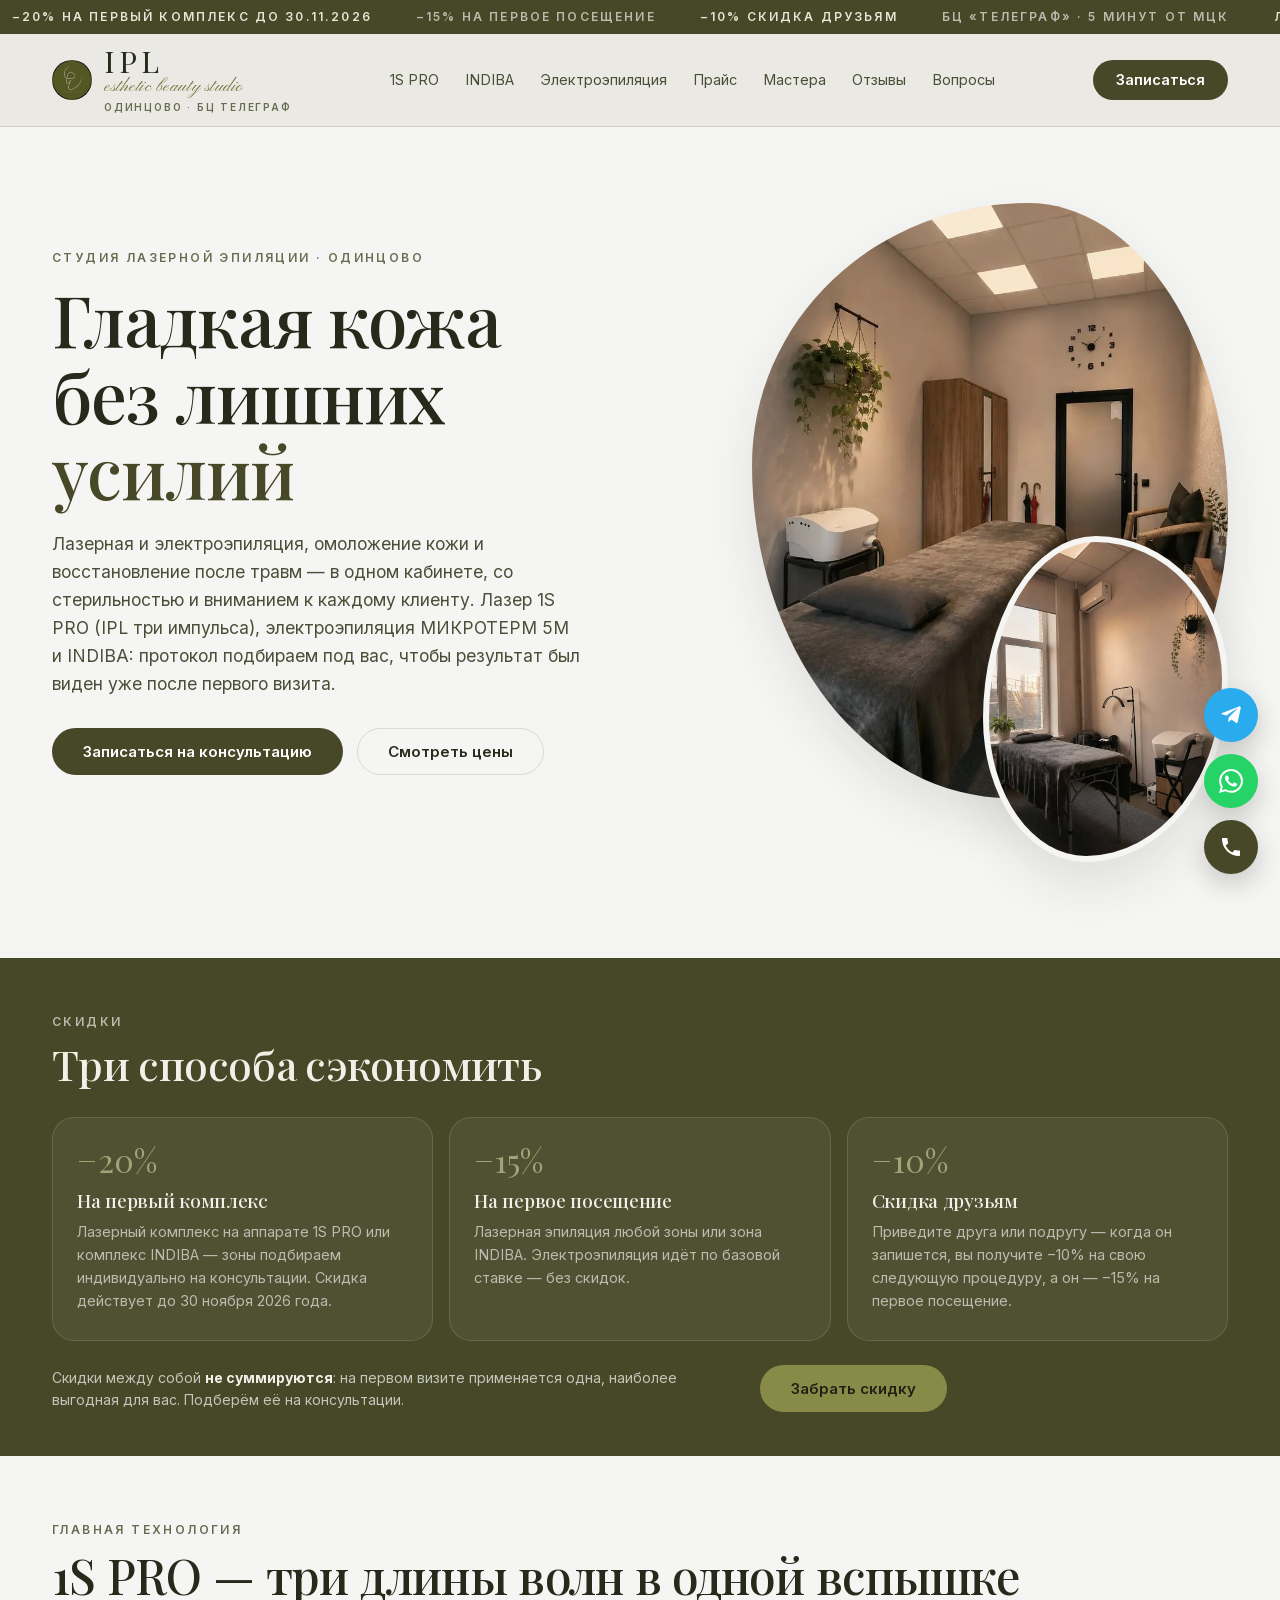
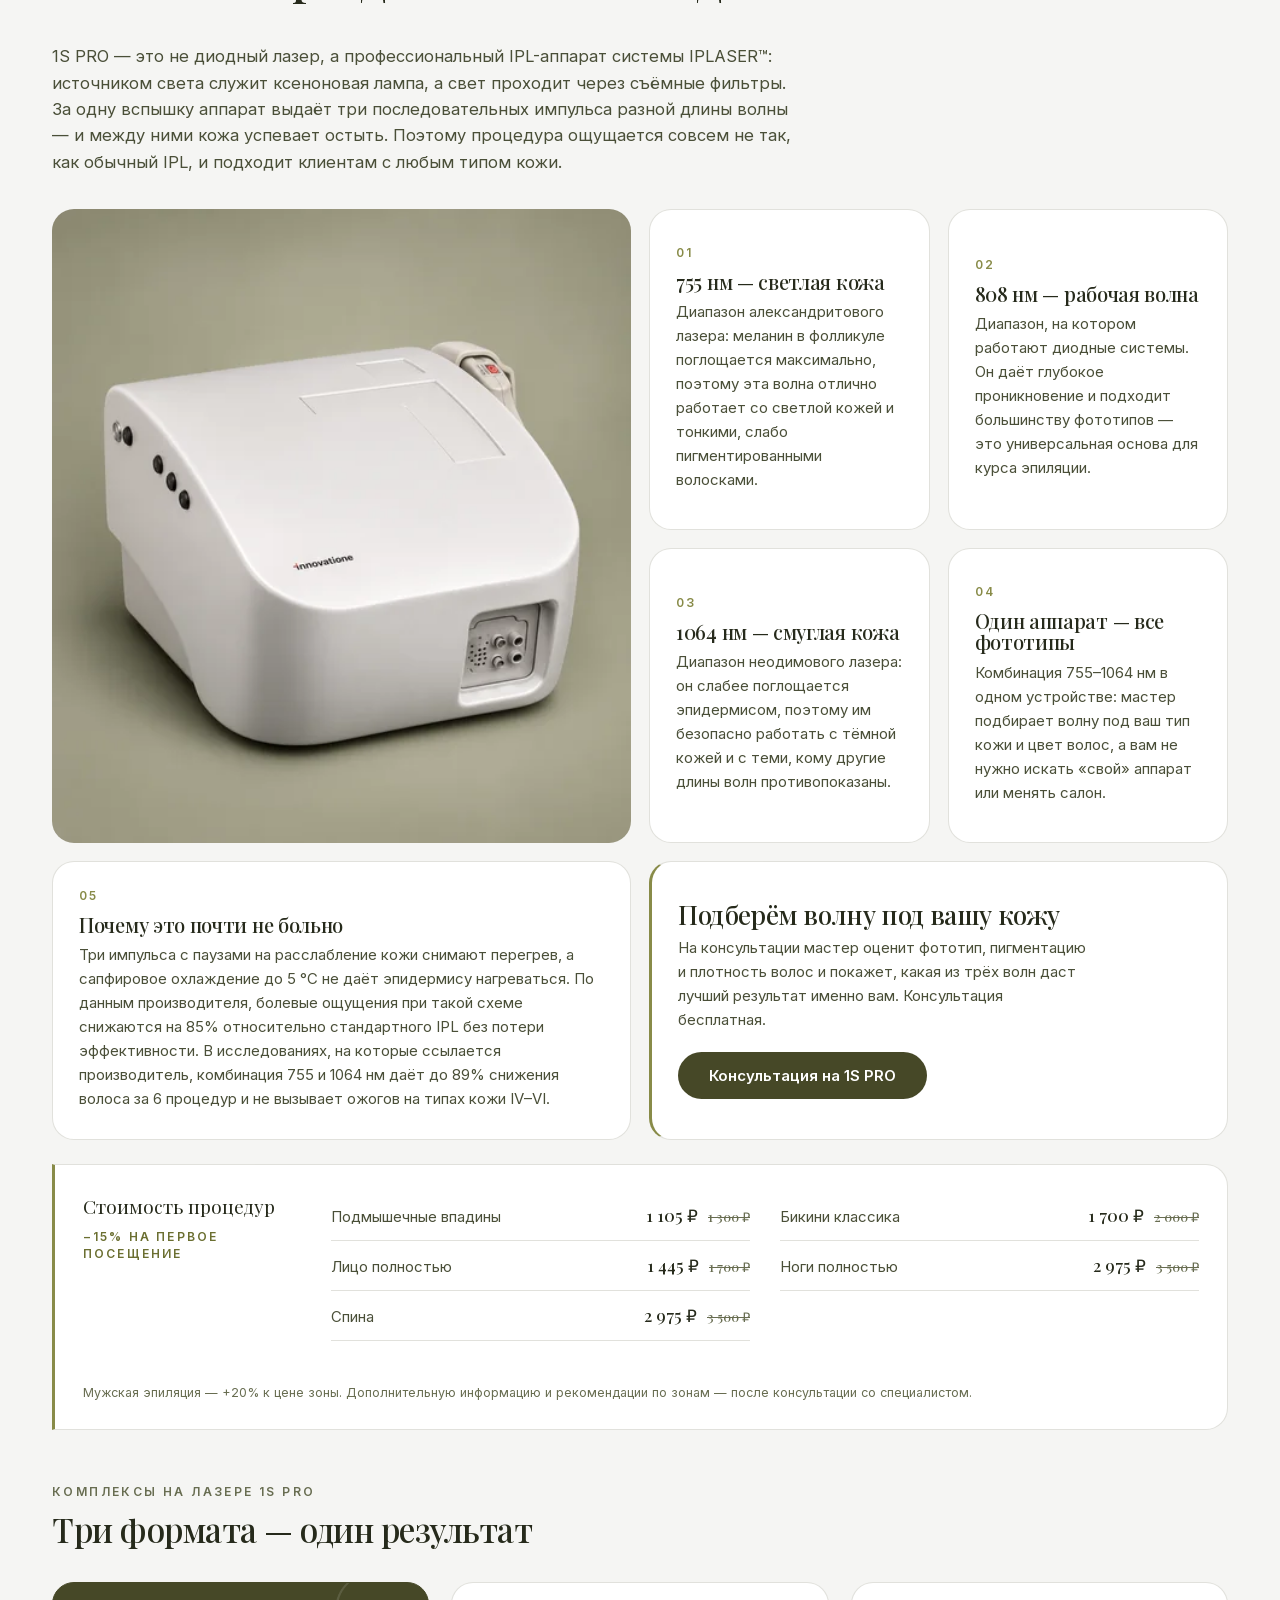
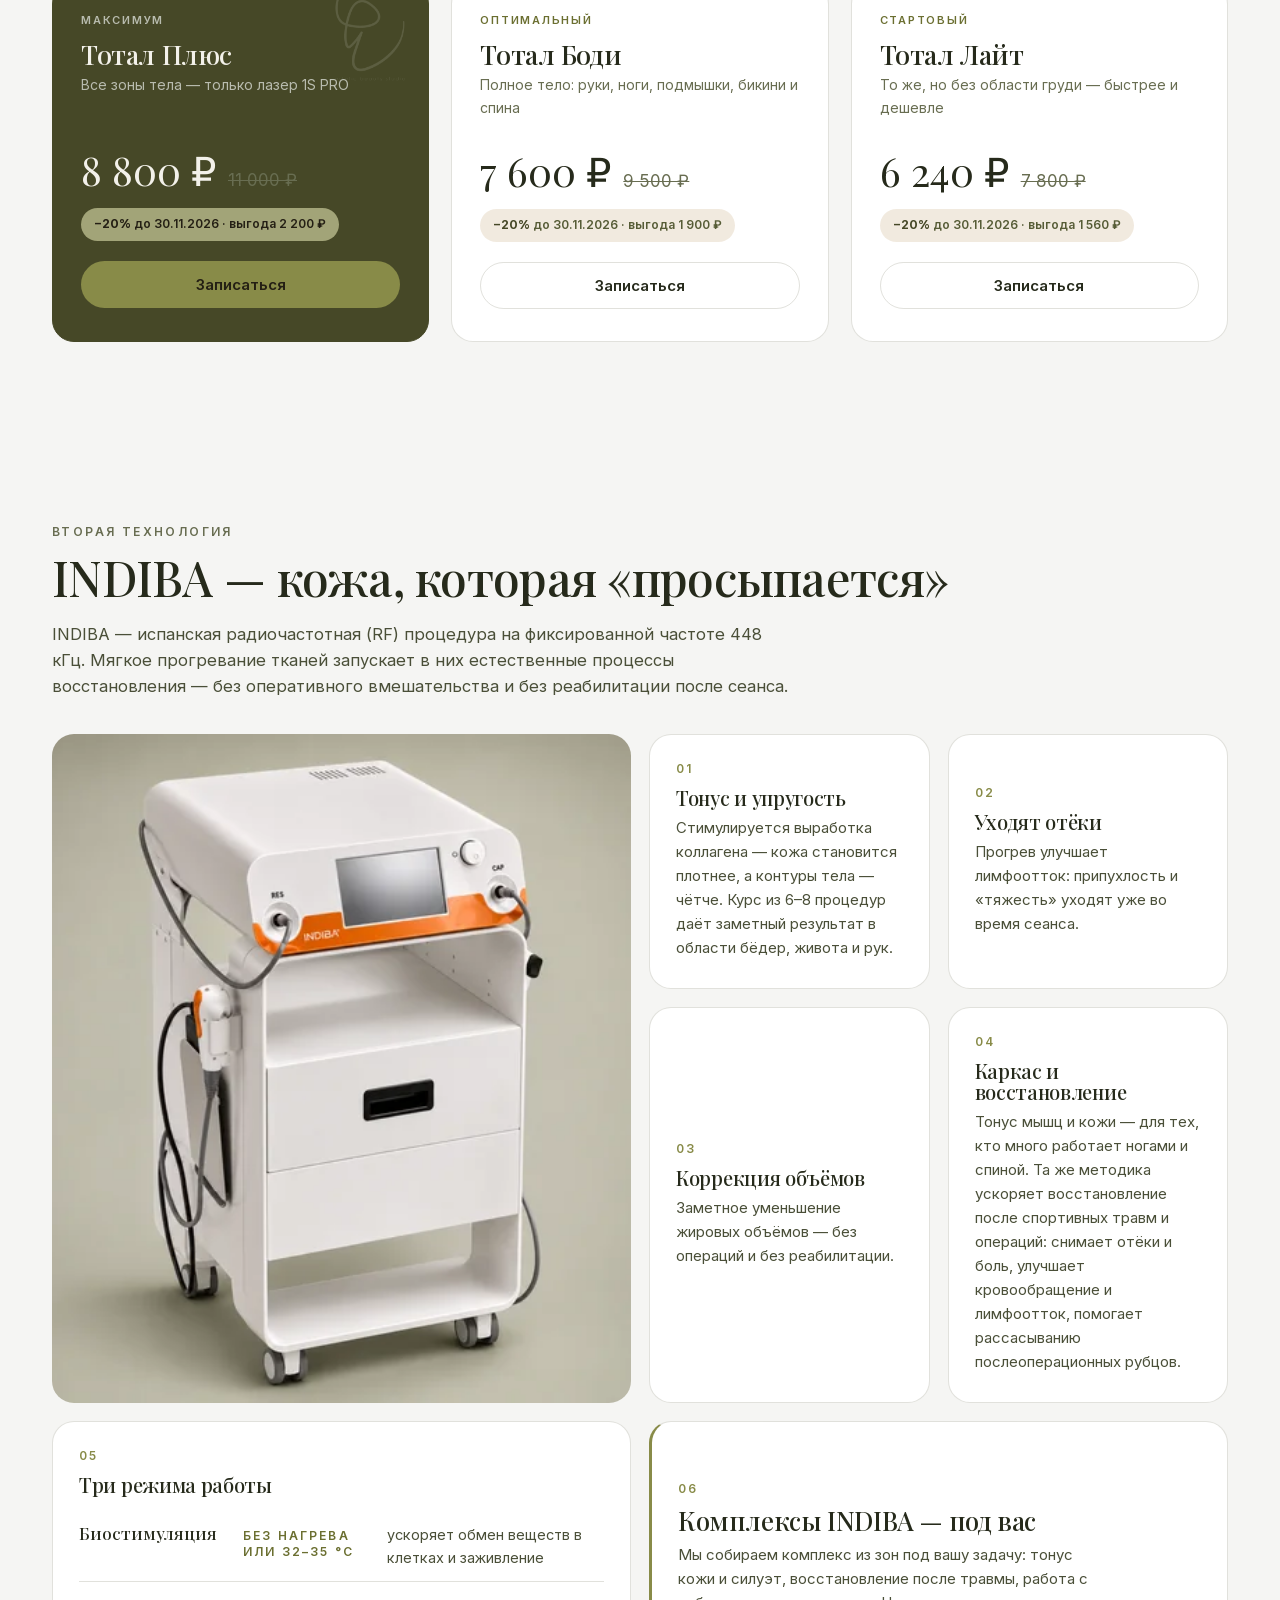
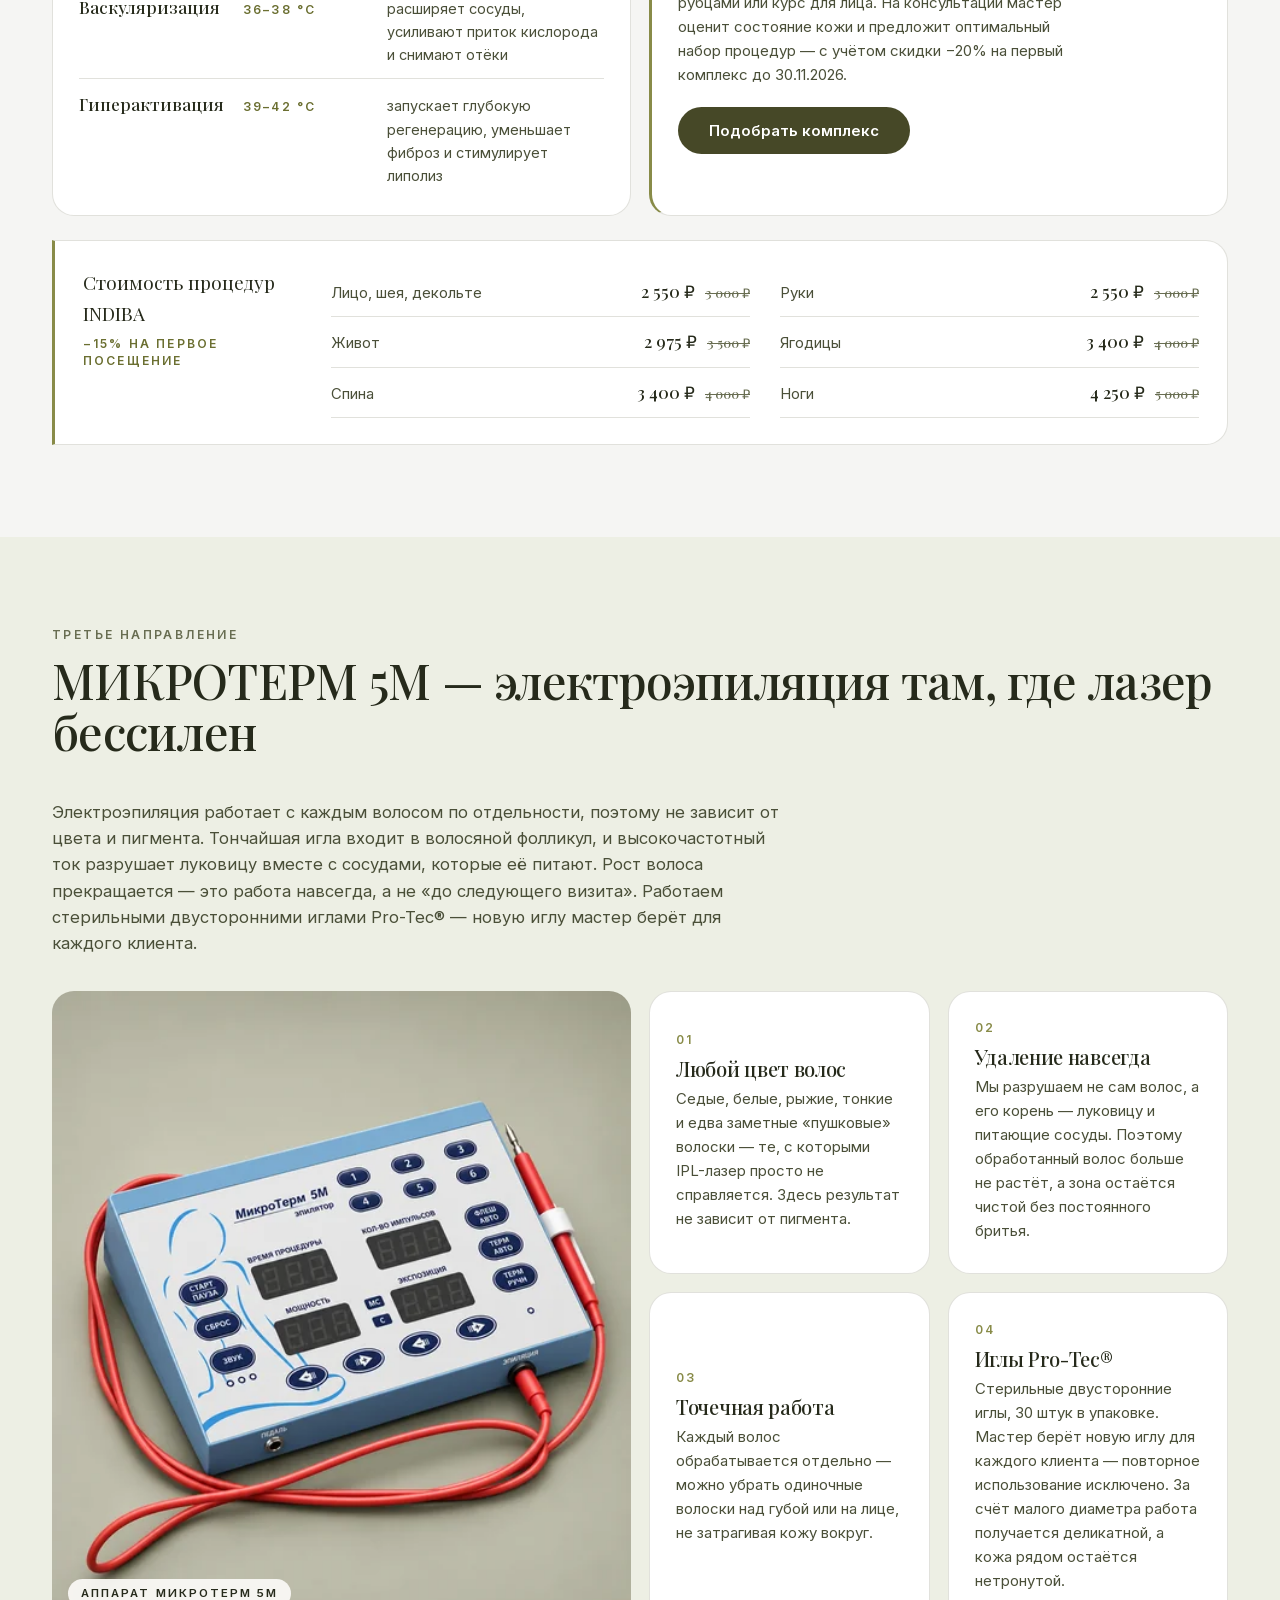
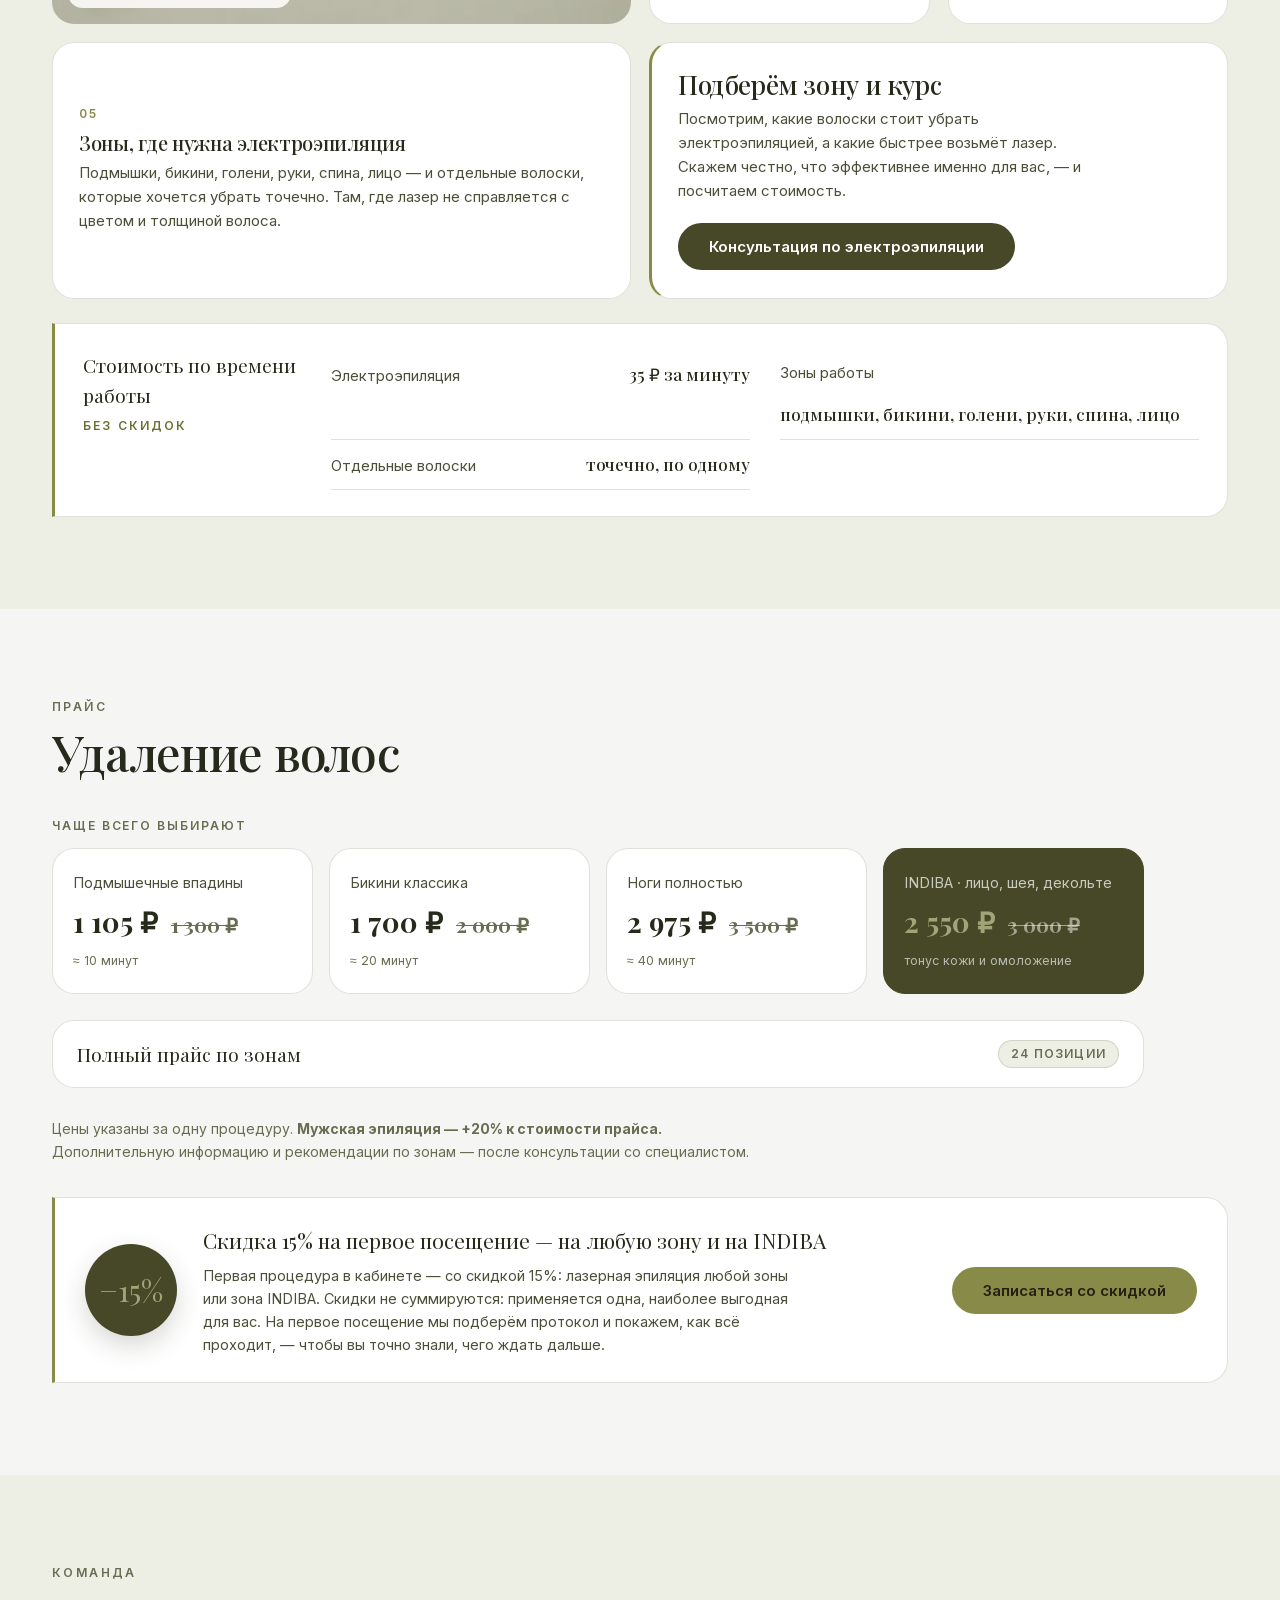
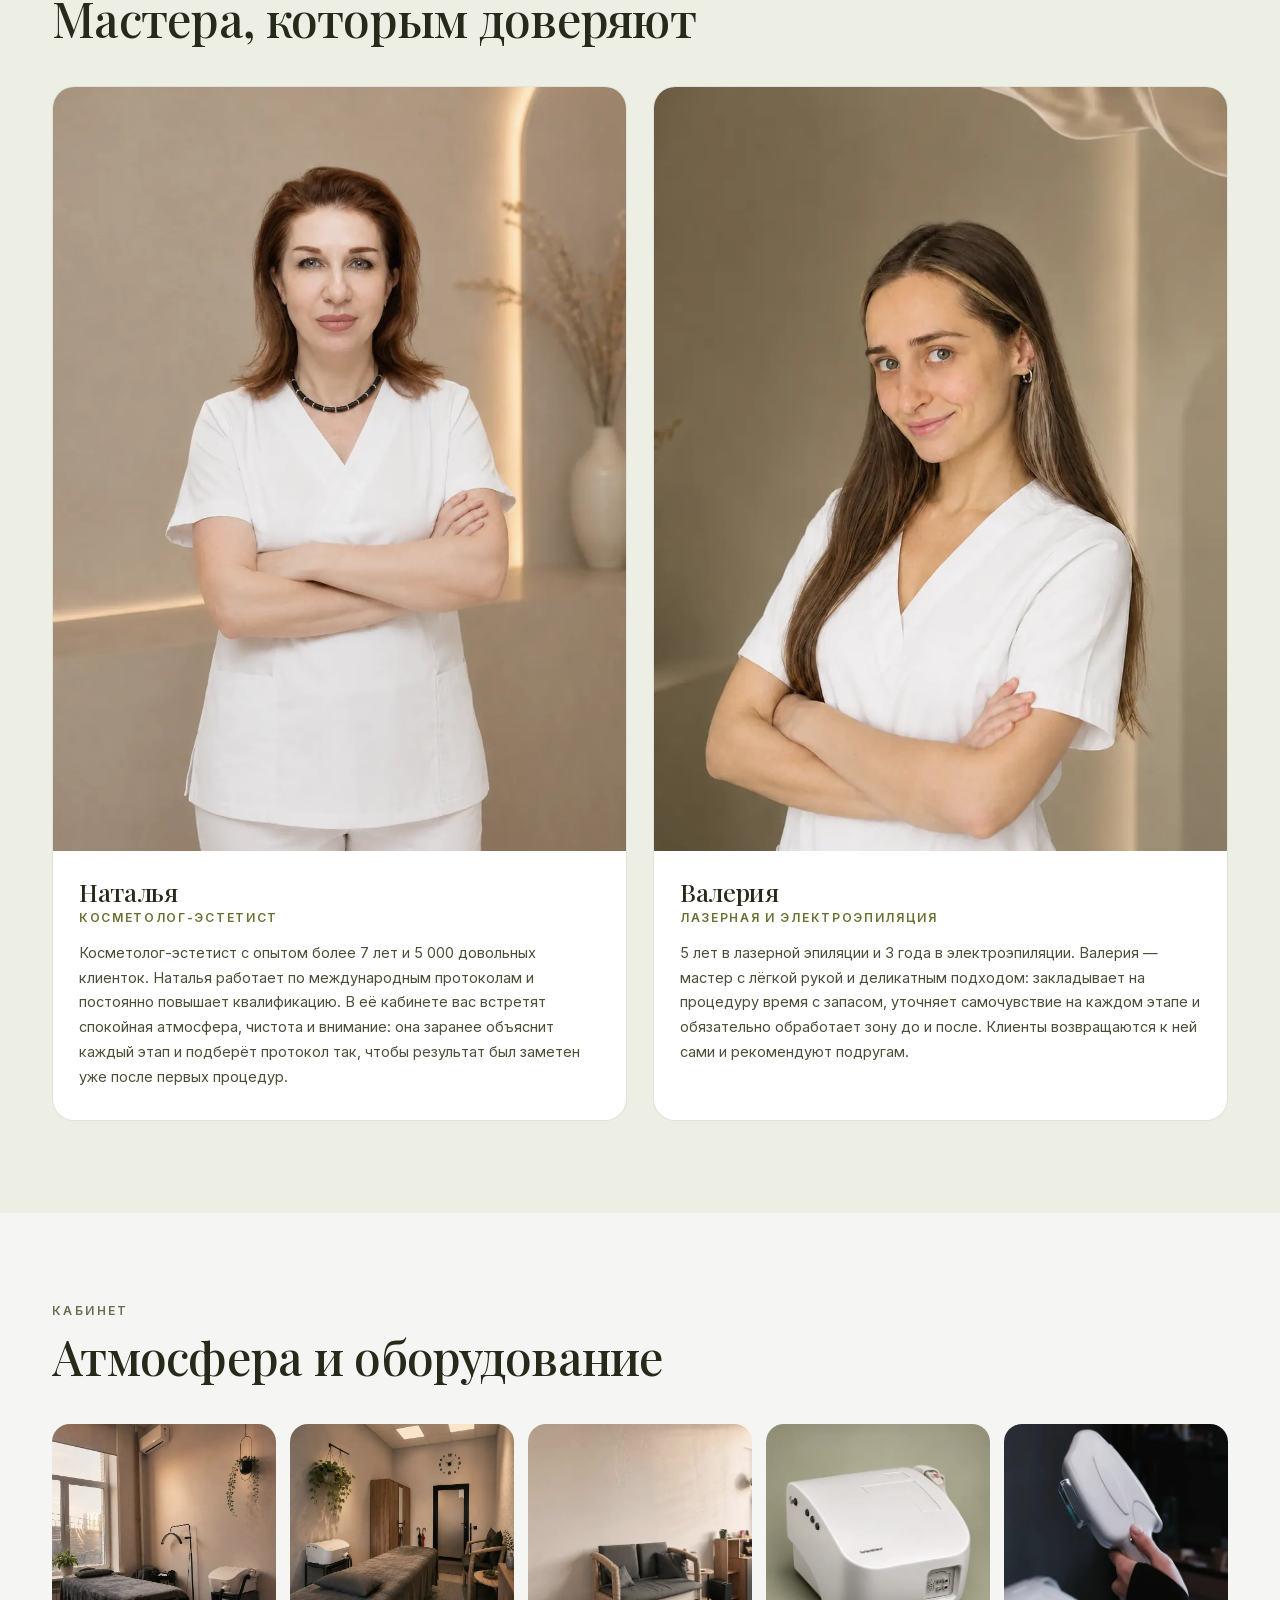
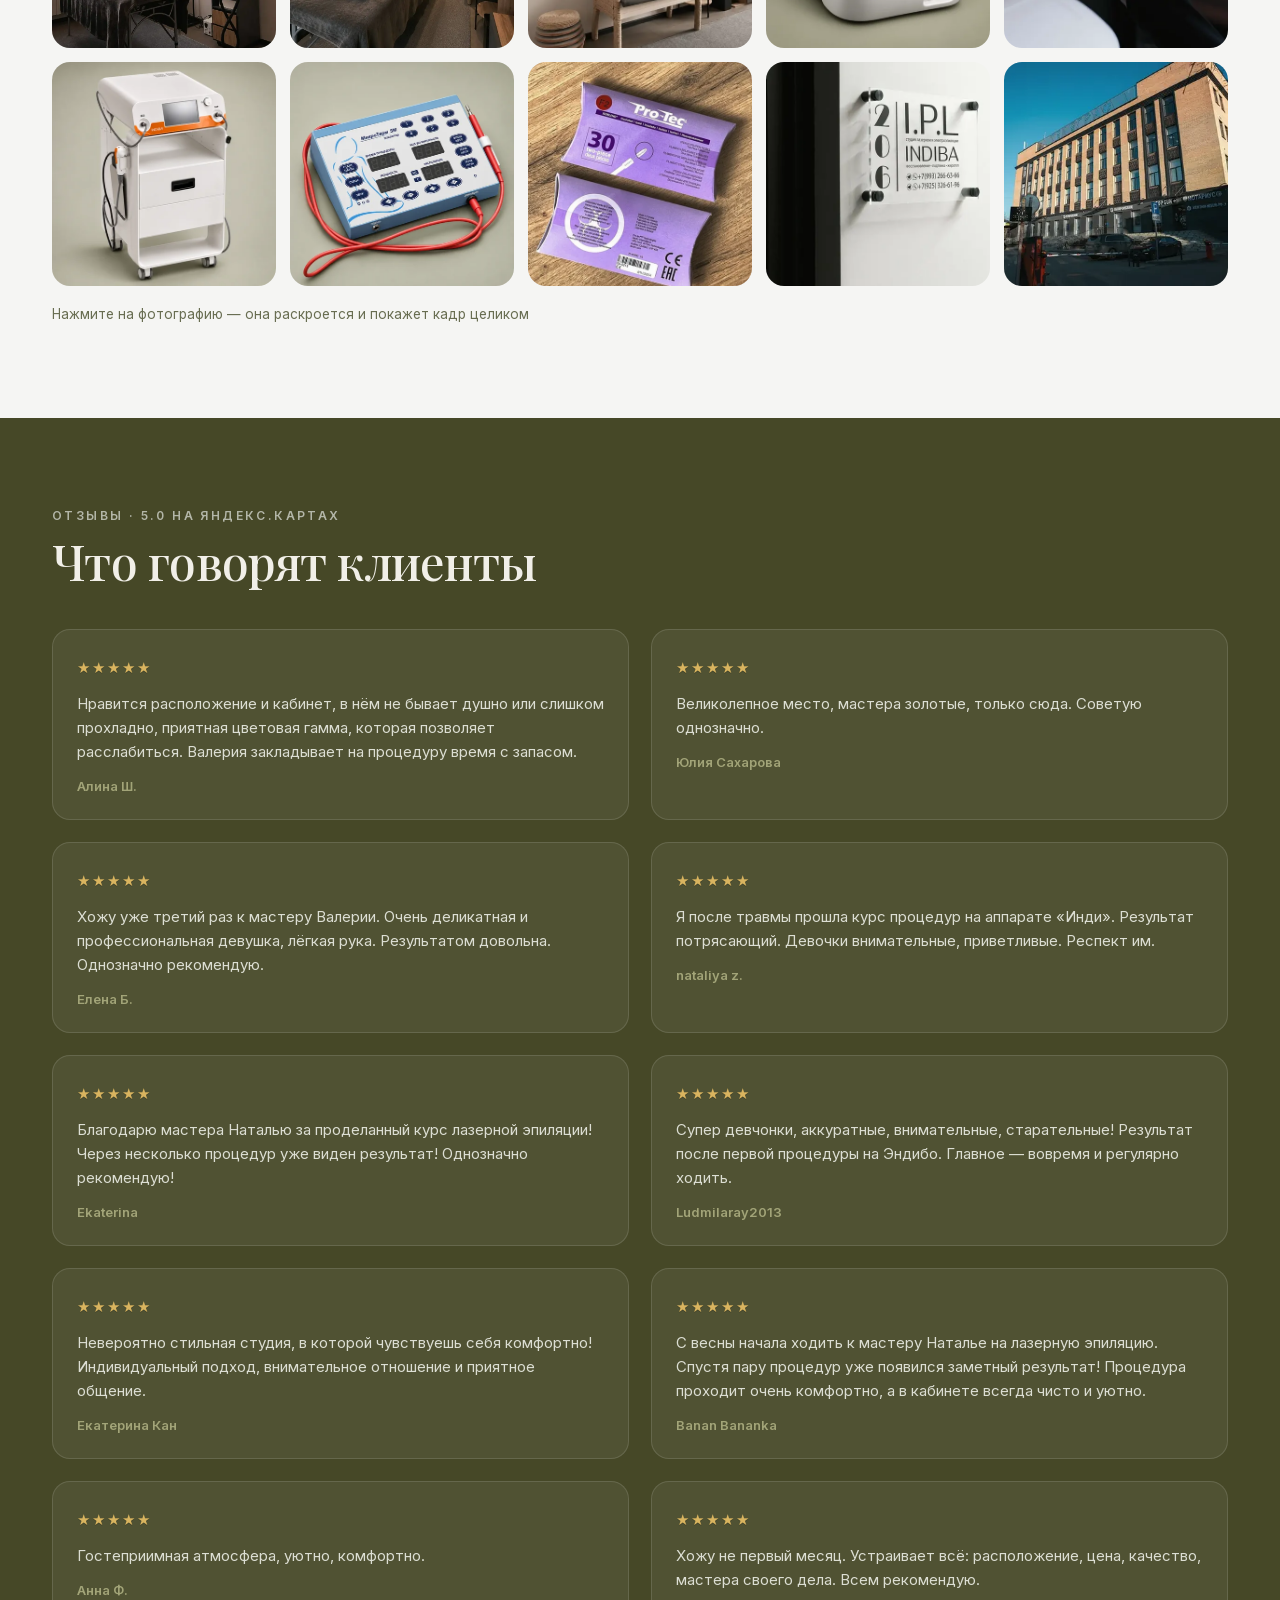
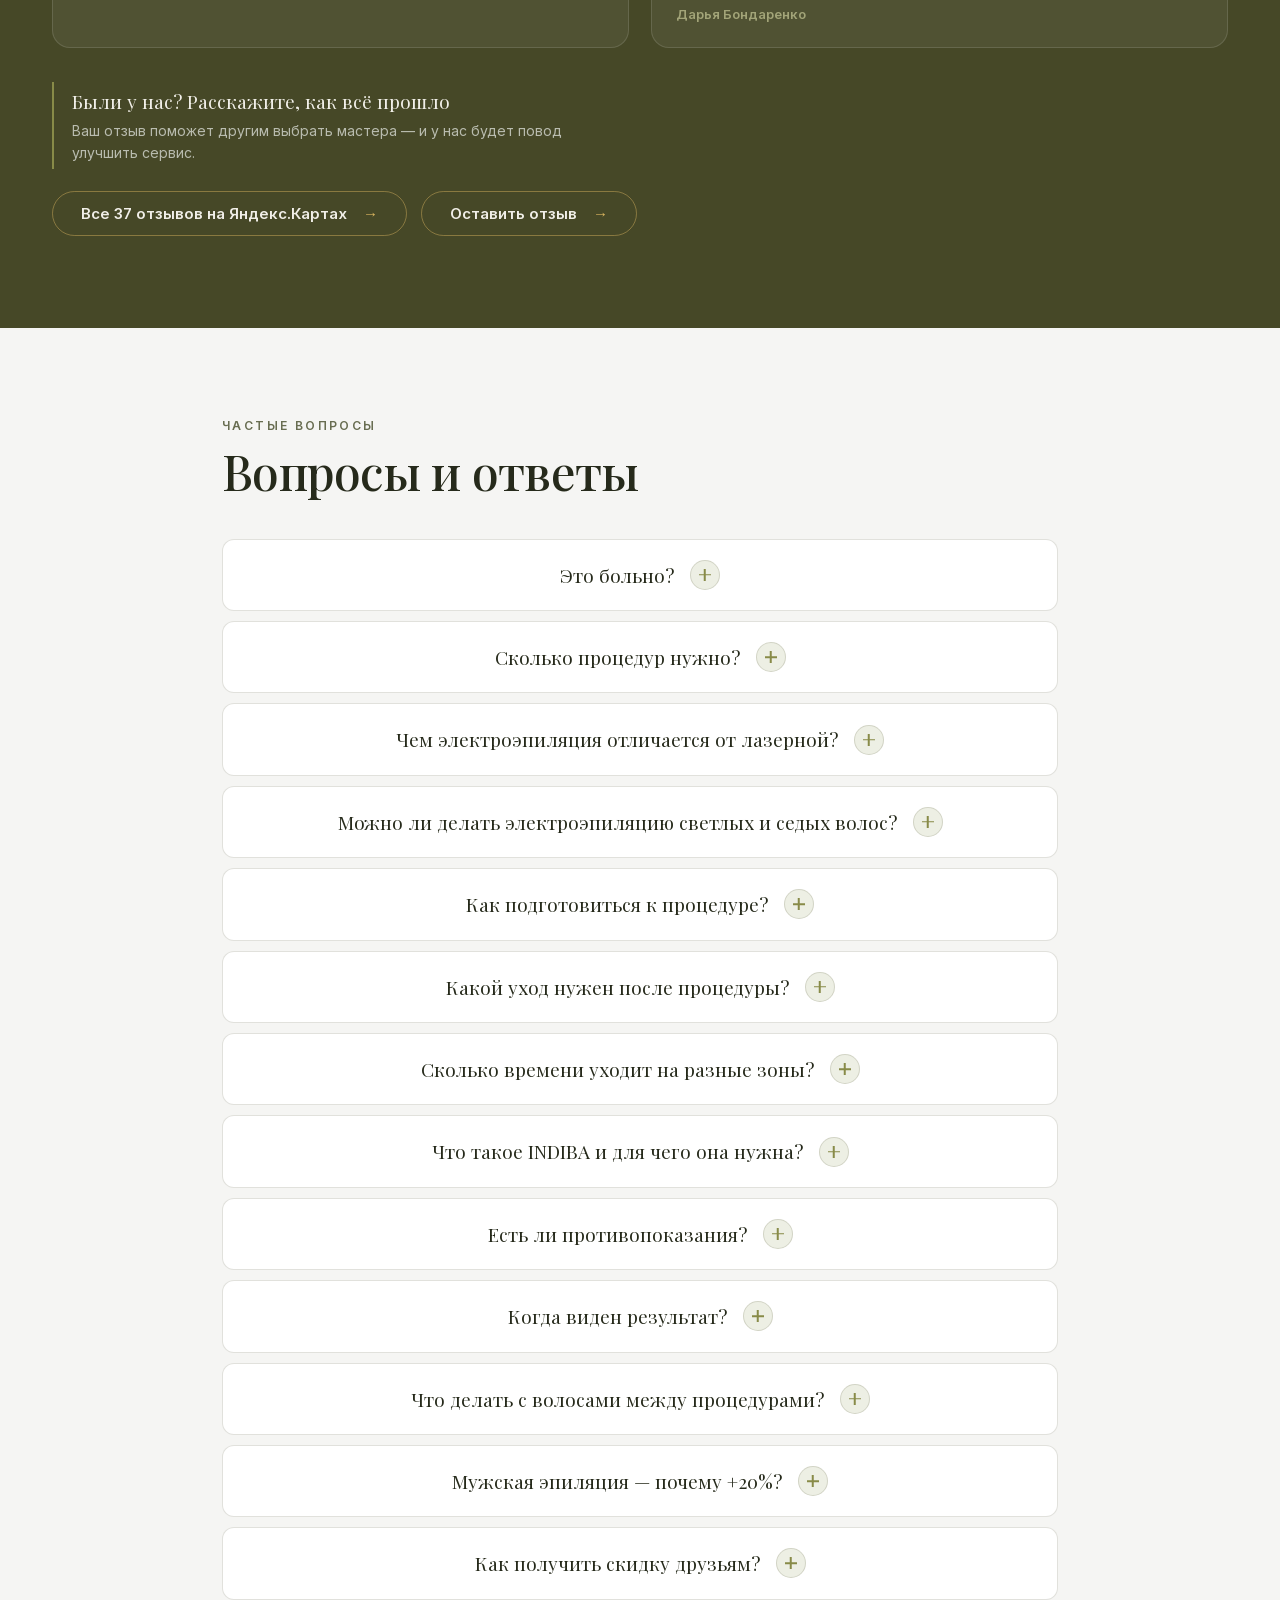
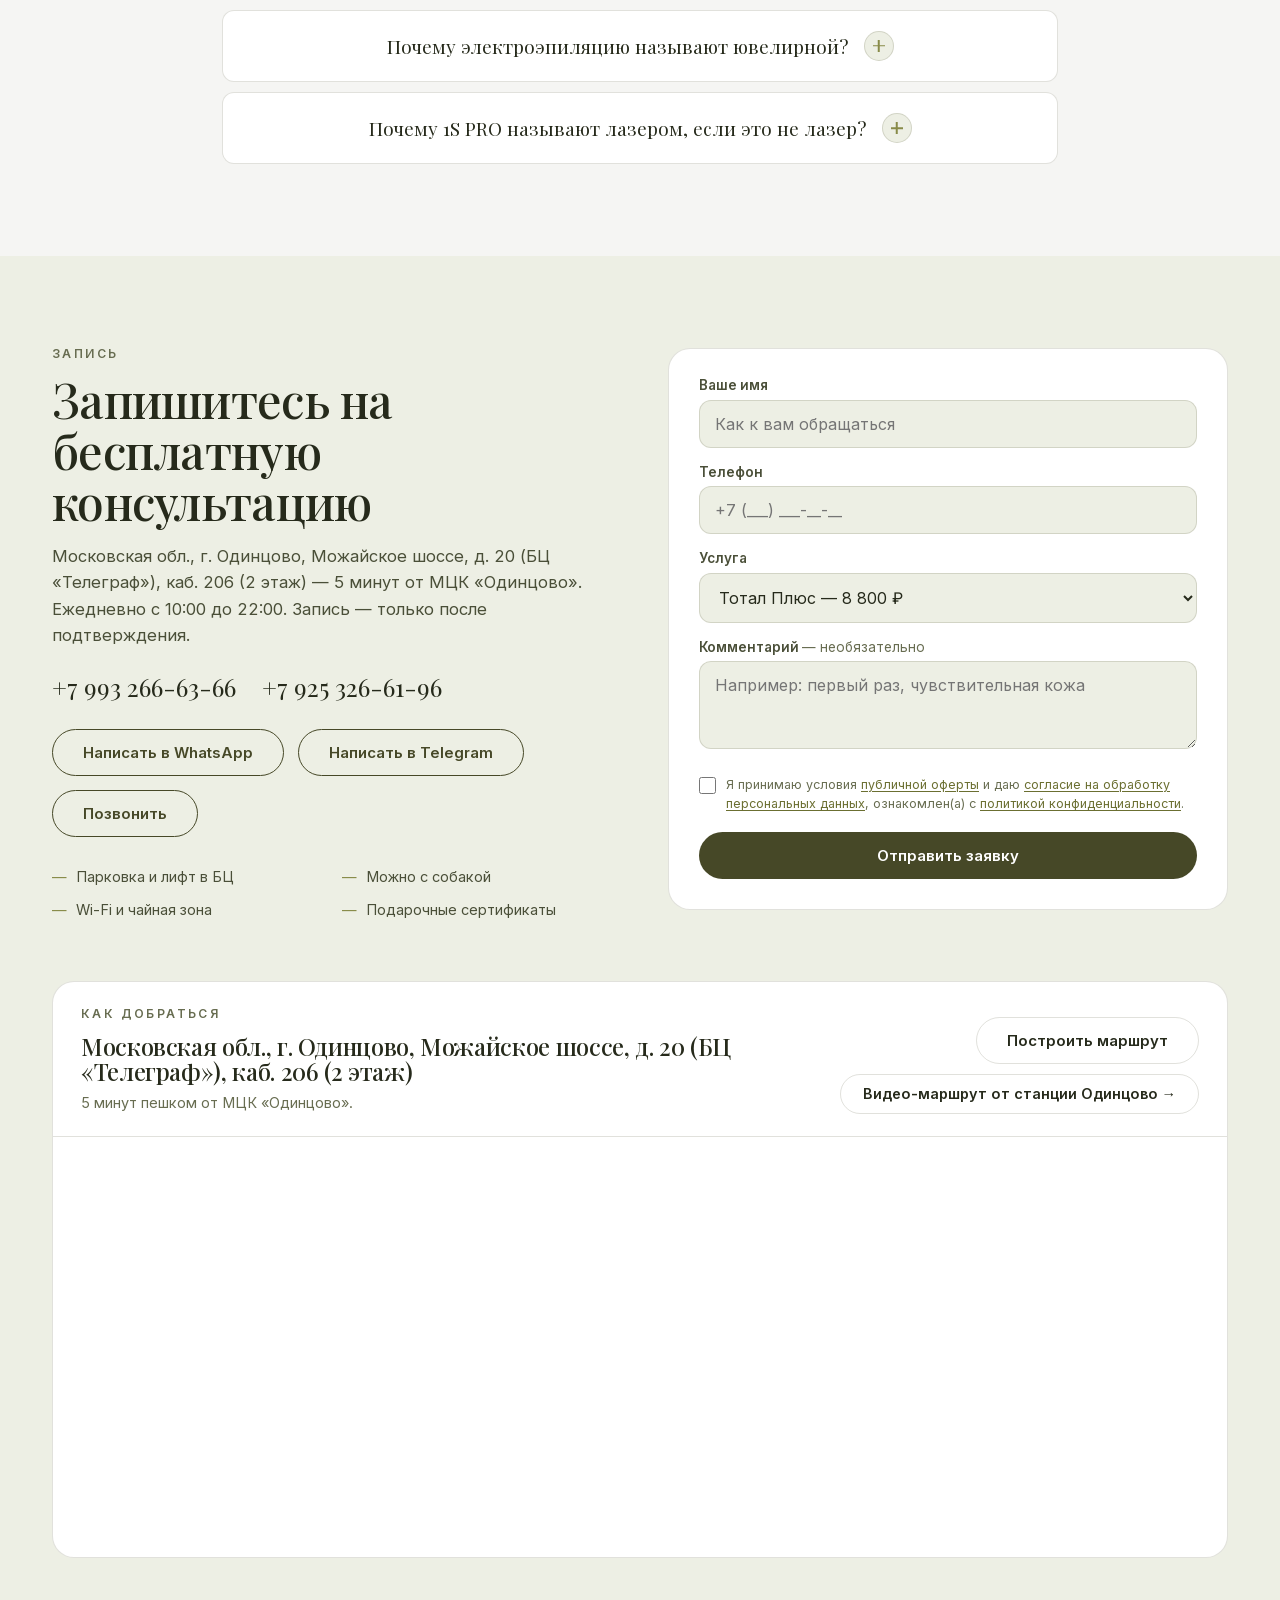
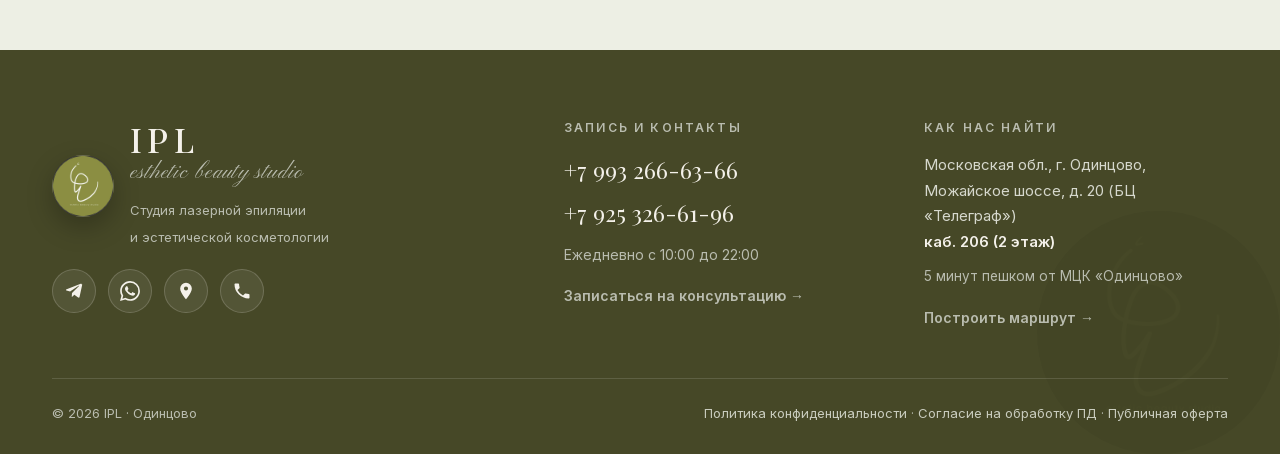
<file: index.html>
<!DOCTYPE html>
<html lang="ru">
<head>
  <meta charset="UTF-8">
  <meta name="viewport" content="width=device-width, initial-scale=1.0">
  <title>IPL в Одинцово — лазерная эпиляция в БЦ «Телеграф»</title>
  <meta name="description" content="Лазерная эпиляция в Одинцове: IPL-аппарат 1S PRO, электроэпиляция МИКРОТЕРМ 5М, INDIBA. −20% на первый комплекс. БЦ «Телеграф», 5 минут от МЦК.">
  <link rel="canonical" href="https://ipl-odintsovo.ru/">
  <link rel="preconnect" href="https://yandex.ru" crossorigin>
  <link rel="dns-prefetch" href="https://t.me">
  <link rel="dns-prefetch" href="https://wa.me">

  <link rel="icon" href="assets/icons/favicon-32.png?v=3" type="image/png" sizes="32x32">
  <link rel="icon" href="assets/icons/favicon-64.png?v=3" type="image/png" sizes="64x64">
  <link rel="icon" href="favicon.ico?v=3" sizes="any">
  <link rel="apple-touch-icon" href="apple-touch-icon.png?v=3">
  <link rel="manifest" href="site.webmanifest">

  <link rel="preload" href="assets/fonts/playfair-display-cyrillic.woff2" as="font" type="font/woff2" crossorigin>
  <link rel="preload" href="assets/fonts/playfair-display-latin.woff2" as="font" type="font/woff2" crossorigin>
  <link rel="preload" href="assets/fonts/inter-cyrillic.woff2" as="font" type="font/woff2" crossorigin>
  <link rel="preload" href="assets/fonts/inter-latin.woff2" as="font" type="font/woff2" crossorigin>
  <link rel="stylesheet" href="assets/fonts/fonts.css?v=11">

  <meta property="og:type" content="website">
  <meta property="og:locale" content="ru_RU">
  <meta property="og:site_name" content="IPL в Одинцово">
  <meta property="og:title" content="IPL в Одинцово — лазерная эпиляция">
  <meta property="og:description" content="Лазер 1S PRO (IPL), электроэпиляция МИКРОТЕРМ 5М и INDIBA. Бесплатная консультация, −20% на первый комплекс до 30.11.2026. БЦ «Телеграф», Можайское шоссе, д. 20.">
  <meta property="og:url" content="https://ipl-odintsovo.ru/">
  <meta property="og:image" content="https://ipl-odintsovo.ru/assets/img/og-image.png">
  <meta property="og:image:width" content="1200">
  <meta property="og:image:height" content="630">
  <meta property="og:image:alt" content="IPL — студия лазерной эпиляции в Одинцове, БЦ «Телеграф»">
  <meta name="twitter:card" content="summary_large_image">
  <meta name="twitter:title" content="IPL в Одинцово — лазерная эпиляция">
  <meta name="twitter:description" content="1S PRO, INDIBA, МИКРОТЕРМ 5М. БЦ «Телеграф», Можайское шоссе, 20.">
  <meta name="twitter:image" content="https://ipl-odintsovo.ru/assets/img/og-image.png">
  <meta name="theme-color" content="#e9e7e2">

  <script type="application/ld+json">
{
  "@context": "https://schema.org",
  "@type": "BeautySalon",
  "name": "IPL — студия лазерной эпиляции",
  "description": "Студия лазерной и электроэпиляции и омоложения кожи в Одинцово.",
  "address": {
    "@type": "PostalAddress",
    "streetAddress": "Московская обл., г. Одинцово, Можайское шоссе, д. 20 (БЦ «Телеграф»), каб. 206 (2 этаж)",
    "addressLocality": "Одинцово",
    "addressRegion": "Московская область",
    "addressCountry": "RU"
  },
  "telephone": "+7 993 266-63-66",
  "contactPoint": [
    {
      "@type": "ContactPoint",
      "telephone": "+7 993 266-63-66",
      "contactType": "customer service"
    },
    {
      "@type": "ContactPoint",
      "telephone": "+7 925 326-61-96",
      "contactType": "customer service"
    }
  ],
  "openingHours": "Mo-Su 10:00-22:00",
  "priceRange": "500-11000 ₽",
  "aggregateRating": {
    "@type": "AggregateRating",
    "ratingValue": "5.0",
    "reviewCount": "37"
  },
  "sameAs": [
    "https://yandex.ru/maps/org/90123463608/"
  ],
  "review": [
    {
      "@type": "Review",
      "author": {
        "@type": "Person",
        "name": "Алина Ш."
      },
      "datePublished": "2026-01-01",
      "reviewBody": "Нравится расположение и кабинет, в нём не бывает душно или слишком прохладно, приятная цветовая гамма, которая позволяет расслабиться. Валерия закладывает на процедуру время с запасом.",
      "reviewRating": {
        "@type": "Rating",
        "ratingValue": "5",
        "bestRating": "5"
      }
    },
    {
      "@type": "Review",
      "author": {
        "@type": "Person",
        "name": "Юлия Сахарова"
      },
      "datePublished": "2026-01-01",
      "reviewBody": "Великолепное место, мастера золотые, только сюда. Советую однозначно.",
      "reviewRating": {
        "@type": "Rating",
        "ratingValue": "5",
        "bestRating": "5"
      }
    },
    {
      "@type": "Review",
      "author": {
        "@type": "Person",
        "name": "Елена Б."
      },
      "datePublished": "2026-01-01",
      "reviewBody": "Хожу уже третий раз к мастеру Валерии. Очень деликатная и профессиональная девушка, лёгкая рука. Результатом довольна. Однозначно рекомендую.",
      "reviewRating": {
        "@type": "Rating",
        "ratingValue": "5",
        "bestRating": "5"
      }
    },
    {
      "@type": "Review",
      "author": {
        "@type": "Person",
        "name": "nataliya z."
      },
      "datePublished": "2026-01-01",
      "reviewBody": "Я после травмы прошла курс процедур на аппарате «Инди». Результат потрясающий. Девочки внимательные, приветливые. Респект им.",
      "reviewRating": {
        "@type": "Rating",
        "ratingValue": "5",
        "bestRating": "5"
      }
    },
    {
      "@type": "Review",
      "author": {
        "@type": "Person",
        "name": "Ekaterina"
      },
      "datePublished": "2026-01-01",
      "reviewBody": "Благодарю мастера Наталью за проделанный курс лазерной эпиляции! Через несколько процедур уже виден результат! Однозначно рекомендую!",
      "reviewRating": {
        "@type": "Rating",
        "ratingValue": "5",
        "bestRating": "5"
      }
    },
    {
      "@type": "Review",
      "author": {
        "@type": "Person",
        "name": "Ludmilaray2013"
      },
      "datePublished": "2026-01-01",
      "reviewBody": "Супер девчонки, аккуратные, внимательные, старательные! Результат после первой процедуры на Эндибо. Главное — вовремя и регулярно ходить.",
      "reviewRating": {
        "@type": "Rating",
        "ratingValue": "5",
        "bestRating": "5"
      }
    },
    {
      "@type": "Review",
      "author": {
        "@type": "Person",
        "name": "Екатерина Кан"
      },
      "datePublished": "2026-01-01",
      "reviewBody": "Невероятно стильная студия, в которой чувствуешь себя комфортно! Индивидуальный подход, внимательное отношение и приятное общение.",
      "reviewRating": {
        "@type": "Rating",
        "ratingValue": "5",
        "bestRating": "5"
      }
    },
    {
      "@type": "Review",
      "author": {
        "@type": "Person",
        "name": "Banan Bananka"
      },
      "datePublished": "2026-01-01",
      "reviewBody": "С весны начала ходить к мастеру Наталье на лазерную эпиляцию. Спустя пару процедур уже появился заметный результат! Процедура проходит очень комфортно, а в кабинете всегда чисто и уютно.",
      "reviewRating": {
        "@type": "Rating",
        "ratingValue": "5",
        "bestRating": "5"
      }
    },
    {
      "@type": "Review",
      "author": {
        "@type": "Person",
        "name": "Анна Ф."
      },
      "datePublished": "2026-01-01",
      "reviewBody": "Гостеприимная атмосфера, уютно, комфортно.",
      "reviewRating": {
        "@type": "Rating",
        "ratingValue": "5",
        "bestRating": "5"
      }
    },
    {
      "@type": "Review",
      "author": {
        "@type": "Person",
        "name": "Дарья Бондаренко"
      },
      "datePublished": "2026-01-01",
      "reviewBody": "Хожу не первый месяц. Устраивает всё: расположение, цена, качество, мастера своего дела. Всем рекомендую.",
      "reviewRating": {
        "@type": "Rating",
        "ratingValue": "5",
        "bestRating": "5"
      }
    }
  ]
}
  </script>

  <link rel="stylesheet" href="style.css?v=37">
</head>
<body>

  <a class="skip" href="#main">К основному содержанию</a>

  <div class="marquee" aria-hidden="true">
    <div class="marquee__track">
      <span>−20% на первый комплекс до 30.11.2026</span><span>−15% на первое посещение</span>
      <span>−10% скидка друзьям</span><span>БЦ «Телеграф» · 5 минут от МЦК</span>
      <span>Лазер 1S PRO · IPL три импульса</span><span>Бесплатная консультация</span>
      <span>Ежедневно с 10:00 до 22:00</span><span>Можайское шоссе, 20 · каб. 206</span>
      <span>−20% на первый комплекс до 30.11.2026</span><span>−15% на первое посещение</span>
      <span>−10% скидка друзьям</span><span>БЦ «Телеграф» · 5 минут от МЦК</span>
      <span>Лазер 1S PRO · IPL три импульса</span><span>Бесплатная консультация</span>
      <span>Ежедневно с 10:00 до 22:00</span><span>Можайское шоссе, 20 · каб. 206</span>
    </div>
  </div>

  <header class="head">
    <input type="checkbox" id="nav-toggle" class="nav-toggle" aria-label="Открыть меню">
    <div class="wrap head__in">
      <a class="brand" href="#top">
        <span class="brand__mark" aria-hidden="true"></span>
        <span class="brand__text">
          <span class="brand__name">IPL</span>
          <span class="brand__latin">esthetic beauty studio</span>
          <span class="brand__sub">Одинцово · БЦ Телеграф</span>
        </span>
      </a>
      <nav class="nav" aria-label="Основная навигация">
        <a href="#laser">1S PRO</a>
        <a href="#indiba">INDIBA</a>
        <a href="#microterm">Электроэпиляция</a>
        <a href="#zones">Прайс</a>
        <a href="#team">Мастера</a>
        <a href="#reviews">Отзывы</a>
        <a href="#faq">Вопросы</a>
      </nav>
      <a class="pill pill--sm" href="#booking">Записаться</a>
      <label class="burger" for="nav-toggle" aria-hidden="true"><span></span></label>
    </div>
  </header>

  <div class="fab" aria-label="Быстрая связь">
    <div class="fab__hint" role="note">Напишите или позвоните —<br>подберём удобное время</div>
    <a class="fab__btn fab__btn--tg" href="https://t.me/iplstudioo" aria-label="Написать в Telegram" rel="noopener">
      <svg viewBox="0 0 24 24" fill="currentColor" aria-hidden="true"><path d="M21.9 4.3 18.7 19c-.2 1-.8 1.2-1.7.8l-4.6-3.4-2.2 2.2c-.2.2-.4.4-.9.4l.3-4.6L18 5.9c.3-.3-.1-.4-.5-.2L7.3 12.6l-4.3-1.3c-.9-.3-.9-.9.2-1.4l16.8-6.5c.8-.3 1.5.2 1.3.9Z"/></svg>
    </a>
    <a class="fab__btn fab__btn--wa" href="https://wa.me/message/I47FFEBZUZ3HM1" aria-label="Написать в WhatsApp" rel="noopener">
      <svg viewBox="0 0 24 24" fill="currentColor" aria-hidden="true"><path d="M17.472 14.382c-.297-.149-1.758-.867-2.03-.967-.273-.099-.471-.148-.67.15-.197.297-.767.966-.94 1.164-.173.199-.347.223-.644.075-.297-.15-1.255-.463-2.39-1.475-.883-.788-1.48-1.761-1.653-2.059-.173-.297-.018-.458.13-.606.134-.133.298-.347.446-.52.149-.174.198-.298.298-.497.099-.198.05-.371-.025-.52-.075-.149-.669-1.612-.916-2.207-.242-.579-.487-.5-.669-.51-.173-.008-.371-.01-.57-.01-.198 0-.52.074-.792.372-.272.297-1.04 1.016-1.04 2.479 0 1.462 1.065 2.875 1.213 3.074.149.198 2.096 3.2 5.077 4.487.709.306 1.262.489 1.694.625.712.227 1.36.195 1.871.118.571-.085 1.758-.719 2.006-1.413.248-.694.248-1.289.173-1.413-.074-.124-.272-.198-.57-.347m-5.421 7.403h-.004a9.87 9.87 0 01-5.031-1.378l-.361-.214-3.741.982.998-3.648-.235-.374a9.86 9.86 0 01-1.51-5.26c.001-5.45 4.436-9.884 9.888-9.884 2.64 0 5.122 1.03 6.988 2.898a9.825 9.825 0 012.893 6.994c-.003 5.45-4.437 9.884-9.885 9.884m8.413-18.297A11.815 11.815 0 0012.05 0C5.495 0 .16 5.335.157 11.892c0 2.096.547 4.142 1.588 5.945L.057 24l6.305-1.654a11.882 11.882 0 005.683 1.448h.005c6.554 0 11.89-5.335 11.893-11.893a11.821 11.821 0 00-3.48-8.413Z"/></svg>
    </a>
    <a class="fab__btn fab__btn--call" href="tel:+79253266196" aria-label="Позвонить: +7 925 326-61-96">
      <svg viewBox="0 0 24 24" fill="currentColor" aria-hidden="true"><path d="M6.6 10.8a15 15 0 0 0 6.6 6.6l2.2-2.2c.3-.3.7-.4 1-.2 1.2.4 2.4.6 3.6.6.6 0 1 .4 1 1V20c0 .6-.4 1-1 1A17 17 0 0 1 3 4c0-.6.4-1 1-1h3.5c.6 0 1 .4 1 1 0 1.3.2 2.5.6 3.6.1.4 0 .8-.2 1l-2.3 2.2Z"/></svg>
    </a>
  </div>

  <main id="main">

    <section class="hero" id="top">
      <div class="wrap hero__grid">
        <div class="hero__text">
          <p class="kicker">Студия лазерной эпиляции · Одинцово</p>
          <h1>Гладкая кожа<br>без лишних <em>усилий</em></h1>
          <p class="lead">
            Лазерная и электроэпиляция, омоложение кожи и восстановление после травм —
            в одном кабинете, со стерильностью и вниманием к каждому клиенту.
            Лазер 1S PRO (IPL три импульса), электроэпиляция МИКРОТЕРМ 5М и INDIBA: протокол подбираем под вас,
            чтобы результат был виден уже после первого визита.
          </p>
          <div class="hero__acts">
            <a class="pill pill--pulse" href="#booking">Записаться на консультацию</a>
            <a class="pill pill--ghost" href="#plans">Смотреть цены</a>
          </div>
        </div>
        <div class="hero__pic">
          <div class="hero__pic-main blob">
            <img src="assets/img/foto-kabineta-3.webp" alt="Кабинет лазерной эпиляции в Одинцово" width="1086" height="1448" loading="eager" fetchpriority="high" srcset="assets/img/foto-kabineta-3-480.webp 480w, assets/img/foto-kabineta-3-800.webp 800w, assets/img/foto-kabineta-3.webp 1086w" sizes="(max-width: 1000px) 92vw, 680px">
          </div>
          <div class="hero__pic-side blob-2">
            <img src="assets/img/foto-kabineta-4.webp" alt="Рабочая зона кабинета лазерной эпиляции" width="1086" height="1448" loading="eager" srcset="assets/img/foto-kabineta-4-480.webp 480w, assets/img/foto-kabineta-4-800.webp 800w, assets/img/foto-kabineta-4.webp 1086w" sizes="(max-width: 1000px) 92vw, 680px">
          </div>
        </div>
      </div>
    </section>

    <section class="promo" id="promo" aria-label="Скидки">
      <div class="wrap">
        <div class="promo__head">
          <p class="kicker">Скидки</p>
          <h2 class="promo__title">Три способа сэкономить</h2>
        </div>

        <div class="promo__grid">
          <article class="promo__card">
            <span class="promo__card-badge">−20%</span>
            <h3 class="promo__card-title">На первый комплекс</h3>
            <p class="promo__card-text">
              Лазерный комплекс на аппарате 1S PRO или комплекс INDIBA — зоны подбираем
              индивидуально на консультации. Скидка действует до 30 ноября 2026 года.
            </p>
          </article>

          <article class="promo__card">
            <span class="promo__card-badge">−15%</span>
            <h3 class="promo__card-title">На первое посещение</h3>
            <p class="promo__card-text">
              Лазерная эпиляция любой зоны или зона INDIBA. Электроэпиляция идёт
              по базовой ставке — без скидок.
            </p>
          </article>

          <article class="promo__card">
            <span class="promo__card-badge">−10%</span>
            <h3 class="promo__card-title">Скидка друзьям</h3>
            <p class="promo__card-text">
              Приведите друга или подругу — когда он запишется, вы получите −10% на свою
              следующую процедуру, а он — −15% на первое посещение.
            </p>
          </article>
        </div>

        <div class="promo__foot">
          <p class="promo__note">
            Скидки между собой <b>не суммируются</b>: на первом визите применяется одна,
            наиболее выгодная для вас. Подберём её на консультации.
          </p>
          <a class="pill pill--gold pill--pulse" href="#booking">Забрать скидку</a>
        </div>
      </div>
    </section>






    <section class="section laser" id="laser">
      <div class="wrap">
        <p class="kicker">Главная технология</p>
        <h2 class="section__title">1S PRO — три длины волн в одной вспышке</h2>
        <p class="tech__lead">
          1S PRO — это не диодный лазер, а профессиональный IPL-аппарат системы IPLASER™:
          источником света служит ксеноновая лампа, а свет проходит через съёмные фильтры.
          За одну вспышку аппарат выдаёт три последовательных импульса разной длины волны —
          и между ними кожа успевает остыть. Поэтому процедура ощущается совсем не так,
          как обычный IPL, и подходит клиентам с любым типом кожи.
        </p>

        <div class="bento">
          <figure class="bento__card bento__card--pic">
            <div class="blob-2">
              <img src="assets/img/lazer-apparat-2.webp" alt="IPL-аппарат 1S PRO для лазерной эпиляции" width="960" height="1280" loading="lazy" srcset="assets/img/lazer-apparat-2-480.webp 480w, assets/img/lazer-apparat-2-800.webp 800w, assets/img/lazer-apparat-2.webp 960w" sizes="(max-width: 680px) 46vw, (max-width: 1100px) 45vw, 250px">
            </div>
          </figure>

          <div class="bento__card">
            <span class="bento__num">01</span>
            <h3 class="bento__title">755 нм — светлая кожа</h3>
            <p class="bento__text">Диапазон александритового лазера: меланин в фолликуле
              поглощается максимально, поэтому эта волна отлично работает со светлой кожей
              и тонкими, слабо пигментированными волосками.</p>
          </div>

          <div class="bento__card">
            <span class="bento__num">02</span>
            <h3 class="bento__title">808 нм — рабочая волна</h3>
            <p class="bento__text">Диапазон, на котором работают диодные системы. Он даёт
              глубокое проникновение и подходит большинству фототипов — это универсальная
              основа для курса эпиляции.</p>
          </div>

          <div class="bento__card">
            <span class="bento__num">03</span>
            <h3 class="bento__title">1064 нм — смуглая кожа</h3>
            <p class="bento__text">Диапазон неодимового лазера: он слабее поглощается
              эпидермисом, поэтому им безопасно работать с тёмной кожей и с теми, кому
              другие длины волн противопоказаны.</p>
          </div>

          <div class="bento__card">
            <span class="bento__num">04</span>
            <h3 class="bento__title">Один аппарат — все фототипы</h3>
            <p class="bento__text">Комбинация 755–1064 нм в одном устройстве: мастер
              подбирает волну под ваш тип кожи и цвет волос, а вам не нужно искать
              «свой» аппарат или менять салон.</p>
          </div>

          <div class="bento__card bento__card--wide">
            <span class="bento__num">05</span>
            <h3 class="bento__title">Почему это почти не больно</h3>
            <p class="bento__text">
              Три импульса с паузами на расслабление кожи снимают перегрев, а сапфировое
              охлаждение до 5 °C не даёт эпидермису нагреваться. По данным производителя,
              болевые ощущения при такой схеме снижаются на 85% относительно стандартного IPL
              без потери эффективности. В исследованиях, на которые ссылается производитель,
              комбинация 755 и 1064 нм даёт до 89% снижения волоса за 6 процедур и не вызывает
              ожогов на типах кожи IV–VI.
            </p>
          </div>

          <div class="bento__card bento__card--cta">
            <h3 class="bento__title bento__title--lg">Подберём волну под вашу кожу</h3>
            <p class="bento__text">На консультации мастер оценит фототип, пигментацию и
              плотность волос и покажет, какая из трёх волн даст лучший результат именно вам.
              Консультация бесплатная.</p>
            <a class="pill pill--pulse" href="#booking">Консультация на 1S PRO</a>
          </div>
        </div>

        <div class="tech-prices">
          <div class="tech-prices__head">
            <p class="tech-prices__title">Стоимость процедур</p>
            <p class="tech-prices__note">−15% на первое посещение</p>
          </div>
          <ul class="tech-prices__list">
            <li><span>Подмышечные впадины</span><b>1 105 ₽ <s>1 300 ₽</s></b></li>
            <li><span>Бикини классика</span><b>1 700 ₽ <s>2 000 ₽</s></b></li>
            <li><span>Лицо полностью</span><b>1 445 ₽ <s>1 700 ₽</s></b></li>
            <li><span>Ноги полностью</span><b>2 975 ₽ <s>3 500 ₽</s></b></li>
            <li><span>Спина</span><b>2 975 ₽ <s>3 500 ₽</s></b></li>
          </ul>
          <p class="tech-prices__fine">
            Мужская эпиляция — +20% к цене зоны. Дополнительную информацию и рекомендации
            по зонам — после консультации со специалистом.
          </p>
        </div>

        <div class="plans" id="plans">
          <p class="plans__kicker">Комплексы на лазере 1S PRO</p>
          <h3 class="plans__title">Три формата — один результат</h3>
          <div class="plans__grid">

          <article class="plan plan--top">
            <p class="plan__tag">Максимум</p>
            <h3 class="plan__name">Тотал Плюс</h3>
            <p class="plan__note">Все зоны тела — только лазер 1S PRO</p>
            <p class="plan__price"><span class="plan__now">8 800 ₽</span><s class="plan__old">11 000 ₽</s></p>
            <p class="plan__save"><b>−20%</b> до 30.11.2026 · выгода 2 200 ₽</p>
            <a class="pill" href="#booking">Записаться</a>
          </article>

          <article class="plan">
            <p class="plan__tag">Оптимальный</p>
            <h3 class="plan__name">Тотал Боди</h3>
            <p class="plan__note">Полное тело: руки, ноги, подмышки, бикини и спина</p>
            <p class="plan__price"><span class="plan__now">7 600 ₽</span><s class="plan__old">9 500 ₽</s></p>
            <p class="plan__save"><b>−20%</b> до 30.11.2026 · выгода 1 900 ₽</p>
            <a class="pill pill--ghost" href="#booking">Записаться</a>
          </article>

          <article class="plan">
            <p class="plan__tag">Стартовый</p>
            <h3 class="plan__name">Тотал Лайт</h3>
            <p class="plan__note">То же, но без области груди — быстрее и дешевле</p>
            <p class="plan__price"><span class="plan__now">6 240 ₽</span><s class="plan__old">7 800 ₽</s></p>
            <p class="plan__save"><b>−20%</b> до 30.11.2026 · выгода 1 560 ₽</p>
            <a class="pill pill--ghost" href="#booking">Записаться</a>
          </article>

          </div>
        </div>
      </div>
    </section>


    <section class="section indiba" id="indiba">
      <div class="wrap">
        <p class="kicker">Вторая технология</p>
        <h2 class="section__title">INDIBA — кожа, которая «просыпается»</h2>
        <p class="tech__lead">
          INDIBA — испанская радиочастотная (RF) процедура на фиксированной частоте 448 кГц.
          Мягкое прогревание тканей запускает в них естественные процессы восстановления —
          без оперативного вмешательства и без реабилитации после сеанса.
        </p>

        <div class="bento">
          <figure class="bento__card bento__card--pic">
            <div class="blob-2">
              <img src="assets/img/indiba-apparat.webp" alt="Аппарат INDIBA для радиочастотной терапии кожи" width="960" height="1280" loading="lazy" srcset="assets/img/indiba-apparat-480.webp 480w, assets/img/indiba-apparat-800.webp 800w, assets/img/indiba-apparat.webp 960w" sizes="(max-width: 680px) 46vw, (max-width: 1100px) 45vw, 250px">
            </div>
          </figure>

          <div class="bento__card">
            <span class="bento__num">01</span>
            <h3 class="bento__title">Тонус и упругость</h3>
            <p class="bento__text">Стимулируется выработка коллагена — кожа становится плотнее,
              а контуры тела — чётче. Курс из 6–8 процедур даёт заметный результат в области
              бёдер, живота и рук.</p>
          </div>

          <div class="bento__card">
            <span class="bento__num">02</span>
            <h3 class="bento__title">Уходят отёки</h3>
            <p class="bento__text">Прогрев улучшает лимфоотток: припухлость и «тяжесть»
              уходят уже во время сеанса.</p>
          </div>

          <div class="bento__card">
            <span class="bento__num">03</span>
            <h3 class="bento__title">Коррекция объёмов</h3>
            <p class="bento__text">Заметное уменьшение жировых объёмов — без операций
              и без реабилитации.</p>
          </div>

          <div class="bento__card">
            <span class="bento__num">04</span>
            <h3 class="bento__title">Каркас и восстановление</h3>
            <p class="bento__text">Тонус мышц и кожи — для тех, кто много работает ногами и спиной.
              Та же методика ускоряет восстановление после спортивных травм и операций:
              снимает отёки и боль, улучшает кровообращение и лимфоотток, помогает
              рассасыванию послеоперационных рубцов.</p>
          </div>

          <div class="bento__card bento__card--wide">
            <span class="bento__num">05</span>
            <h3 class="bento__title">Три режима работы</h3>
            <ul class="bento__modes">
              <li><b>Биостимуляция</b> <span class="bento__mode-temp">без нагрева или 32–35 °C</span>
                <span class="bento__mode-text">ускоряет обмен веществ в клетках и заживление</span></li>
              <li><b>Васкуляризация</b> <span class="bento__mode-temp">36–38 °C</span>
                <span class="bento__mode-text">расширяет сосуды, усиливают приток кислорода и снимают отёки</span></li>
              <li><b>Гиперактивация</b> <span class="bento__mode-temp">39–42 °C</span>
                <span class="bento__mode-text">запускает глубокую регенерацию, уменьшает фиброз и стимулирует липолиз</span></li>
            </ul>
          </div>

          <div class="bento__card bento__card--cta bento__card--wide">
            <span class="bento__num">06</span>
            <h3 class="bento__title bento__title--lg">Комплексы INDIBA — под вас</h3>
            <p class="bento__text">Мы собираем комплекс из зон под вашу задачу: тонус кожи
              и силуэт, восстановление после травмы, работа с рубцами или курс для лица.
              На консультации мастер оценит состояние кожи и предложит оптимальный набор
              процедур — с учётом скидки −20% на первый комплекс до 30.11.2026.</p>
            <a class="pill pill--pulse" href="#booking">Подобрать комплекс</a>
          </div>

        </div>

        <div class="tech-prices">
          <div class="tech-prices__head">
            <p class="tech-prices__title">Стоимость процедур INDIBA</p>
            <p class="tech-prices__note">−15% на первое посещение</p>
          </div>
          <ul class="tech-prices__list">
            <li><span>Лицо, шея, декольте</span><b>2 550 ₽ <s>3 000 ₽</s></b></li>
            <li><span>Руки</span><b>2 550 ₽ <s>3 000 ₽</s></b></li>
            <li><span>Живот</span><b>2 975 ₽ <s>3 500 ₽</s></b></li>
            <li><span>Ягодицы</span><b>3 400 ₽ <s>4 000 ₽</s></b></li>
            <li><span>Спина</span><b>3 400 ₽ <s>4 000 ₽</s></b></li>
            <li><span>Ноги</span><b>4 250 ₽ <s>5 000 ₽</s></b></li>
          </ul>

        </div>
      </div>
    </section>

    <section class="section microterm" id="microterm">
      <div class="wrap">
        <p class="kicker">Третье направление</p>
        <h2 class="section__title">МИКРОТЕРМ 5М — электроэпиляция там, где лазер бессилен</h2>
        <p class="tech__lead">
          Электроэпиляция работает с каждым волосом по отдельности, поэтому не зависит от
          цвета и пигмента. Тончайшая игла входит в волосяной фолликул, и высокочастотный ток
          разрушает луковицу вместе с сосудами, которые её питают. Рост волоса прекращается —
          это работа навсегда, а не «до следующего визита». Работаем стерильными двусторонними
          иглами Pro-Tec® — новую иглу мастер берёт для каждого клиента.
        </p>

        <div class="bento">
          <figure class="bento__card bento__card--pic">
            <div class="blob-2">
              <img src="assets/img/apparat-elektro-epilyatsii.webp" alt="Аппарат электроэпиляции МИКРОТЕРМ 5М" width="960" height="1280" loading="lazy" srcset="assets/img/apparat-elektro-epilyatsii-480.webp 480w, assets/img/apparat-elektro-epilyatsii-800.webp 800w, assets/img/apparat-elektro-epilyatsii.webp 960w" sizes="(max-width: 680px) 46vw, (max-width: 1100px) 45vw, 250px">
            </div>
            <p class="bento__pic-caption">Аппарат МИКРОТЕРМ 5М</p>
          </figure>

          <div class="bento__card">
            <span class="bento__num">01</span>
            <h3 class="bento__title">Любой цвет волос</h3>
            <p class="bento__text">Седые, белые, рыжие, тонкие и едва заметные «пушковые»
              волоски — те, с которыми IPL-лазер просто не справляется. Здесь результат
              не зависит от пигмента.</p>
          </div>

          <div class="bento__card">
            <span class="bento__num">02</span>
            <h3 class="bento__title">Удаление навсегда</h3>
            <p class="bento__text">Мы разрушаем не сам волос, а его корень — луковицу
              и питающие сосуды. Поэтому обработанный волос больше не растёт, а зона
              остаётся чистой без постоянного бритья.</p>
          </div>

          <div class="bento__card">
            <span class="bento__num">03</span>
            <h3 class="bento__title">Точечная работа</h3>
            <p class="bento__text">Каждый волос обрабатывается отдельно — можно убрать
              одиночные волоски над губой или на лице, не затрагивая кожу вокруг.</p>
          </div>

          <div class="bento__card">
            <span class="bento__num">04</span>
            <h3 class="bento__title">Иглы Pro-Tec®</h3>
            <p class="bento__text">Стерильные двусторонние иглы, 30 штук в упаковке. Мастер
              берёт новую иглу для каждого клиента — повторное использование исключено.
              За счёт малого диаметра работа получается деликатной, а кожа рядом
              остаётся нетронутой.</p>
          </div>

          <div class="bento__card bento__card--wide">
            <span class="bento__num">05</span>
            <h3 class="bento__title">Зоны, где нужна электроэпиляция</h3>
            <p class="bento__text">
              Подмышки, бикини, голени, руки, спина, лицо — и отдельные волоски, которые
              хочется убрать точечно. Там, где лазер не справляется с цветом и толщиной волоса.
            </p>
          </div>

          <div class="bento__card bento__card--cta">
            <h3 class="bento__title bento__title--lg">Подберём зону и курс</h3>
            <p class="bento__text">Посмотрим, какие волоски стоит убрать электроэпиляцией,
              а какие быстрее возьмёт лазер. Скажем честно, что эффективнее именно
              для вас, — и посчитаем стоимость.</p>
            <a class="pill pill--pulse" href="#booking">Консультация по электроэпиляции</a>
          </div>
        </div>

        <div class="tech-prices">
          <div class="tech-prices__head">
            <p class="tech-prices__title">Стоимость по времени работы</p>
            <p class="tech-prices__note">без скидок</p>
          </div>
          <ul class="tech-prices__list">
            <li><span>Электроэпиляция</span><b>35 ₽ за минуту</b></li>
            <li><span>Зоны работы</span><b>подмышки, бикини, голени, руки, спина, лицо</b></li>
            <li><span>Отдельные волоски</span><b>точечно, по одному</b></li>
          </ul>
        </div>
      </div>
    </section>

    <section class="section zones" id="zones">
      <div class="wrap">
        <p class="kicker">Прайс</p>
        <h2 class="section__title">Удаление волос</h2>

        <div class="zones__top">
          <div class="zone-fav">
            <p class="zone-fav__label">Чаще всего выбирают</p>
            <div class="zone-fav__grid">
              <div class="zone-card">
                <span class="zone-card__name">Подмышечные впадины</span>
                <b class="zone-card__price">1 105 ₽ <s>1 300 ₽</s></b>
                <span class="zone-card__note">≈ 10 минут</span>
              </div>
              <div class="zone-card">
                <span class="zone-card__name">Бикини классика</span>
                <b class="zone-card__price">1 700 ₽ <s>2 000 ₽</s></b>
                <span class="zone-card__note">≈ 20 минут</span>
              </div>
              <div class="zone-card">
                <span class="zone-card__name">Ноги полностью</span>
                <b class="zone-card__price">2 975 ₽ <s>3 500 ₽</s></b>
                <span class="zone-card__note">≈ 40 минут</span>
              </div>
              <div class="zone-card zone-card--accent">
                <span class="zone-card__name">INDIBA · лицо, шея, декольте</span>
                <b class="zone-card__price">2 550 ₽ <s>3 000 ₽</s></b>
                <span class="zone-card__note">тонус кожи и омоложение</span>
              </div>
            </div>
          </div>

          <details class="zones__all">
            <summary class="zones__summary">
              <span>Полный прайс по зонам</span>
              <span class="zones__count">24 позиции</span>
            </summary>
            <div class="zones__grid-wrap">
              <div class="zones__grid">
              <p class="zone"><span>Руки</span><b>3 000 ₽</b></p>
              <p class="zone"><span>Ноги полностью</span><b>3 500 ₽</b></p>
              <p class="zone"><span>Бёдра с коленями</span><b>2 800 ₽</b></p>
              <p class="zone"><span>Голени с коленями</span><b>2 500 ₽</b></p>
              <p class="zone"><span>Бикини тотал</span><b>2 500 ₽</b></p>
              <p class="zone"><span>Бикини классика</span><b>2 000 ₽</b></p>
              <p class="zone"><span>Подмышечные впадины</span><b>1 300 ₽</b></p>
              <p class="zone"><span>Глубокое бикини + подмышки</span><b>3 500 ₽</b></p>
              <p class="zone"><span>Спина</span><b>3 500 ₽</b></p>
              <p class="zone"><span>Поясница</span><b>1 500 ₽</b></p>
              <p class="zone"><span>Грудь</span><b>1 500 ₽</b></p>
              <p class="zone"><span>Живот полностью</span><b>1 800 ₽</b></p>
              <p class="zone"><span>Дорожка живота</span><b>500 ₽</b></p>
              <p class="zone"><span>Ягодицы</span><b>2 000 ₽</b></p>
              <p class="zone"><span>Руки до локтя</span><b>1 500 ₽</b></p>
              <p class="zone"><span>Кисти рук</span><b>500 ₽</b></p>
              <p class="zone"><span>Лицо полностью</span><b>1 700 ₽</b></p>
              <p class="zone"><span>Щёки</span><b>700 ₽</b></p>
              <p class="zone"><span>Подбородок</span><b>500 ₽</b></p>
              <p class="zone"><span>Верхняя губа</span><b>500 ₽</b></p>
              <p class="zone"><span>Межбровье</span><b>500 ₽</b></p>
              <p class="zone"><span>Шея</span><b>700 ₽</b></p>
              <p class="zone"><span>Ареолы сосков</span><b>500 ₽</b></p>
              <p class="zone zone--accent"><span>Электроэпиляция</span><b>35 ₽/мин</b></p>
              </div>
            </div>
          </details>
        </div>

        <p class="zones__note">
          Цены указаны за одну процедуру.
          <b>Мужская эпиляция — +20% к стоимости прайса.</b>
          Дополнительную информацию и рекомендации по зонам — после консультации со специалистом.
        </p>

        <div class="zones__promo">
          <div class="zones__promo-badge">−15%</div>
          <div class="zones__promo-text">
            <p class="zones__promo-title">Скидка 15% на первое посещение — на любую зону и на INDIBA</p>
            <p class="zones__promo-note">
              Первая процедура в кабинете — со скидкой 15%: лазерная эпиляция любой зоны
              или зона INDIBA. Скидки не суммируются: применяется одна, наиболее выгодная для вас.
              На первое посещение мы подберём протокол и покажем, как всё проходит, —
              чтобы вы точно знали, чего ждать дальше.
            </p>
          </div>
          <a class="pill pill--gold pill--pulse" href="#booking">Записаться со скидкой</a>
        </div>
      </div>
    </section>

    <section class="section team" id="team">
      <div class="wrap">
        <p class="kicker">Команда</p>
        <h2 class="section__title">Мастера, которым доверяют</h2>
        <div class="team__grid">

          <article class="member">
            <div class="member__pic">
              <img src="assets/img/masters/natalya.webp" alt="Наталья, косметолог-эстетист" width="1023" height="1537" loading="lazy">
            </div>
            <div class="member__body">
              <h3 class="member__name">Наталья</h3>
              <p class="member__role">Косметолог-эстетист</p>
              <p class="member__text">
                Косметолог-эстетист с опытом более 7 лет и 5 000 довольных клиенток.
                Наталья работает по международным протоколам и постоянно повышает
                квалификацию. В её кабинете вас встретят спокойная атмосфера, чистота
                и внимание: она заранее объяснит каждый этап и подберёт протокол
                так, чтобы результат был заметен уже после первых процедур.
              </p>
            </div>
          </article>

          <article class="member">
            <div class="member__pic">
              <img src="assets/img/masters/valeriya.webp?v=2" alt="Валерия, специалист по лазерной и электроэпиляции" width="1122" height="1192" loading="lazy">
            </div>
            <div class="member__body">
              <h3 class="member__name">Валерия</h3>
              <p class="member__role">Лазерная и электроэпиляция</p>
              <p class="member__text">
                5 лет в лазерной эпиляции и 3 года в электроэпиляции. Валерия —
                мастер с лёгкой рукой и деликатным подходом: закладывает на процедуру
                время с запасом, уточняет самочувствие на каждом этапе и обязательно
                обработает зону до и после. Клиенты возвращаются к ней сами
                и рекомендуют подругам.
              </p>
            </div>
          </article>

        </div>
      </div>
    </section>

    <section class="section gallery" id="gallery">
      <div class="wrap">
        <p class="kicker">Кабинет</p>
        <h2 class="section__title">Атмосфера и оборудование</h2>
        <div class="gallery__grid" id="galleryGrid">
          <figure class="gallery__item" tabindex="0" role="button" aria-expanded="false">
            <img src="assets/img/foto-kabineta-4.webp" alt="Рабочее место мастера" width="1086" height="1448" loading="lazy" srcset="assets/img/foto-kabineta-4-480.webp 480w, assets/img/foto-kabineta-4-800.webp 800w, assets/img/foto-kabineta-4.webp 1086w" sizes="(max-width: 680px) 46vw, (max-width: 1100px) 45vw, 250px">
            <figcaption class="gallery__cap"><span class="gallery__cap-title">Рабочее место</span></figcaption>
          </figure>
          <figure class="gallery__item" tabindex="0" role="button" aria-expanded="false">
            <img src="assets/img/foto-kabineta-3.webp" alt="Кабинет лазерной эпиляции" width="1086" height="1448" loading="lazy" srcset="assets/img/foto-kabineta-3-480.webp 480w, assets/img/foto-kabineta-3-800.webp 800w, assets/img/foto-kabineta-3.webp 1086w" sizes="(max-width: 680px) 46vw, (max-width: 1100px) 45vw, 250px">
            <figcaption class="gallery__cap"><span class="gallery__cap-title">Кабинет</span></figcaption>
          </figure>
          <figure class="gallery__item" tabindex="0" role="button" aria-expanded="false">
            <img src="assets/img/foto-kabineta-2.webp" alt="Зона отдыха в кабинете лазерной эпиляции" width="1086" height="1448" loading="lazy" srcset="assets/img/foto-kabineta-2-480.webp 480w, assets/img/foto-kabineta-2-800.webp 800w, assets/img/foto-kabineta-2.webp 1086w" sizes="(max-width: 680px) 46vw, (max-width: 1100px) 45vw, 250px">
            <figcaption class="gallery__cap"><span class="gallery__cap-title">Зона отдыха</span><span class="gallery__cap-note">тёплый свет, чайная зона, Wi-Fi</span></figcaption>
          </figure>
          <figure class="gallery__item" tabindex="0" role="button" aria-expanded="false">
            <img src="assets/img/lazer-apparat-2.webp" alt="IPL-аппарат 1S PRO для лазерной эпиляции" width="960" height="1280" loading="lazy" srcset="assets/img/lazer-apparat-2-480.webp 480w, assets/img/lazer-apparat-2-800.webp 800w, assets/img/lazer-apparat-2.webp 960w" sizes="(max-width: 680px) 46vw, (max-width: 1100px) 45vw, 250px">
            <figcaption class="gallery__cap"><span class="gallery__cap-title">Лазер 1S PRO</span></figcaption>
          </figure>
          <figure class="gallery__item" tabindex="0" role="button" aria-expanded="false">
            <img src="assets/img/lazer-apparat-3.webp" alt="IPL-аппарат 1S PRO для лазерной эпиляции" width="960" height="1280" loading="lazy" srcset="assets/img/lazer-apparat-3-480.webp 480w, assets/img/lazer-apparat-3-800.webp 800w, assets/img/lazer-apparat-3.webp 853w" sizes="(max-width: 680px) 46vw, (max-width: 1100px) 45vw, 250px">
            <figcaption class="gallery__cap"><span class="gallery__cap-title">Лазерный аппарат</span></figcaption>
          </figure>
          <figure class="gallery__item" tabindex="0" role="button" aria-expanded="false">
            <img src="assets/img/indiba-apparat.webp" alt="Аппарат INDIBA для радиочастотной терапии кожи" width="960" height="1280" loading="lazy" srcset="assets/img/indiba-apparat-480.webp 480w, assets/img/indiba-apparat-800.webp 800w, assets/img/indiba-apparat.webp 960w" sizes="(max-width: 680px) 46vw, (max-width: 1100px) 45vw, 250px">
            <figcaption class="gallery__cap"><span class="gallery__cap-title">INDIBA</span><span class="gallery__cap-note">омоложение и тонус</span></figcaption>
          </figure>
          <figure class="gallery__item" tabindex="0" role="button" aria-expanded="false">
            <img src="assets/img/apparat-elektro-epilyatsii.webp" alt="Аппарат электроэпиляции МИКРОТЕРМ 5М" width="960" height="1280" loading="lazy" srcset="assets/img/apparat-elektro-epilyatsii-480.webp 480w, assets/img/apparat-elektro-epilyatsii-800.webp 800w, assets/img/apparat-elektro-epilyatsii.webp 960w" sizes="(max-width: 680px) 46vw, (max-width: 1100px) 45vw, 250px">
            <figcaption class="gallery__cap"><span class="gallery__cap-title">МИКРОТЕРМ 5М</span></figcaption>
          </figure>
          <figure class="gallery__item" tabindex="0" role="button" aria-expanded="false">
            <img src="assets/img/pro-tec-needles.webp" alt="Стерильные иглы Pro-Tec для электроэпиляции" width="960" height="1280" loading="lazy" srcset="assets/img/pro-tec-needles-480.webp 480w, assets/img/pro-tec-needles-800.webp 800w, assets/img/pro-tec-needles.webp 900w" sizes="(max-width: 680px) 46vw, (max-width: 1100px) 45vw, 250px">
            <figcaption class="gallery__cap"><span class="gallery__cap-title">Иглы Pro-Tec®</span><span class="gallery__cap-note">стерильные, одноразовые</span></figcaption>
          </figure>
          <figure class="gallery__item" tabindex="0" role="button" aria-expanded="false">
            <img src="assets/img/vyveska-kabinet.webp" alt="Вывеска кабинета IPL" width="960" height="1280" loading="lazy" srcset="assets/img/vyveska-kabinet-480.webp 480w, assets/img/vyveska-kabinet-800.webp 800w, assets/img/vyveska-kabinet.webp 960w" sizes="(max-width: 680px) 46vw, (max-width: 1100px) 45vw, 250px">
            <figcaption class="gallery__cap"><span class="gallery__cap-title">Наша вывеска</span></figcaption>
          </figure>
          <figure class="gallery__item" tabindex="0" role="button" aria-expanded="false">
            <img src="assets/img/lokatsiya-1.webp" alt="БЦ «Телеграф» в Одинцово" width="1280" height="853" loading="lazy" srcset="assets/img/lokatsiya-1-480.webp 480w, assets/img/lokatsiya-1-800.webp 800w, assets/img/lokatsiya-1.webp 1280w" sizes="(max-width: 680px) 46vw, (max-width: 1100px) 45vw, 250px">
            <figcaption class="gallery__cap"><span class="gallery__cap-title">БЦ «Телеграф»</span><span class="gallery__cap-note">5 минут от МЦК</span></figcaption>
          </figure>
        </div>
        <p class="gallery__hint">Нажмите на фотографию — она раскроется и покажет кадр целиком</p>
      </div>
    </section>

    <section class="section reviews" id="reviews">
      <div class="wrap">
        <p class="kicker">Отзывы · 5.0 на Яндекс.Картах</p>
        <h2 class="section__title">Что говорят клиенты</h2>
        <div class="reviews__grid">
          <blockquote class="review">
            <p class="stars" aria-label="5 из 5">★★★★★</p>
            <p class="review__text">Нравится расположение и кабинет, в нём не бывает душно или слишком
              прохладно, приятная цветовая гамма, которая позволяет расслабиться. Валерия закладывает
              на процедуру время с запасом.</p>
            <cite class="review__author">Алина Ш.</cite>
          </blockquote>
          <blockquote class="review">
            <p class="stars" aria-label="5 из 5">★★★★★</p>
            <p class="review__text">Великолепное место, мастера золотые, только сюда. Советую однозначно.</p>
            <cite class="review__author">Юлия Сахарова</cite>
          </blockquote>
          <blockquote class="review">
            <p class="stars" aria-label="5 из 5">★★★★★</p>
            <p class="review__text">Хожу уже третий раз к мастеру Валерии. Очень деликатная и
              профессиональная девушка, лёгкая рука. Результатом довольна. Однозначно рекомендую.</p>
            <cite class="review__author">Елена Б.</cite>
          </blockquote>
          <blockquote class="review">
            <p class="stars" aria-label="5 из 5">★★★★★</p>
            <p class="review__text">Я после травмы прошла курс процедур на аппарате «Инди». Результат
              потрясающий. Девочки внимательные, приветливые. Респект им.</p>
            <cite class="review__author">nataliya z.</cite>
          </blockquote>
          <blockquote class="review">
            <p class="stars" aria-label="5 из 5">★★★★★</p>
            <p class="review__text">Благодарю мастера Наталью за проделанный курс лазерной эпиляции!
              Через несколько процедур уже виден результат! Однозначно рекомендую!</p>
            <cite class="review__author">Ekaterina</cite>
          </blockquote>
          <blockquote class="review">
            <p class="stars" aria-label="5 из 5">★★★★★</p>
            <p class="review__text">Супер девчонки, аккуратные, внимательные, старательные! Результат
              после первой процедуры на Эндибо. Главное — вовремя и регулярно ходить.</p>
            <cite class="review__author">Ludmilaray2013</cite>
          </blockquote>
          <blockquote class="review">
            <p class="stars" aria-label="5 из 5">★★★★★</p>
            <p class="review__text">Невероятно стильная студия, в которой чувствуешь себя комфортно!
              Индивидуальный подход, внимательное отношение и приятное общение.</p>
            <cite class="review__author">Екатерина Кан</cite>
          </blockquote>
          <blockquote class="review">
            <p class="stars" aria-label="5 из 5">★★★★★</p>
            <p class="review__text">С весны начала ходить к мастеру Наталье на лазерную эпиляцию.
              Спустя пару процедур уже появился заметный результат! Процедура проходит очень комфортно,
              а в кабинете всегда чисто и уютно.</p>
            <cite class="review__author">Banan Bananka</cite>
          </blockquote>
          <blockquote class="review">
            <p class="stars" aria-label="5 из 5">★★★★★</p>
            <p class="review__text">Гостеприимная атмосфера, уютно, комфортно.</p>
            <cite class="review__author">Анна Ф.</cite>
          </blockquote>
          <blockquote class="review">
            <p class="stars" aria-label="5 из 5">★★★★★</p>
            <p class="review__text">Хожу не первый месяц. Устраивает всё: расположение, цена, качество,
              мастера своего дела. Всем рекомендую.</p>
            <cite class="review__author">Дарья Бондаренко</cite>
          </blockquote>
        </div>
        <div class="reviews__more">
          <div class="reviews__invite">
            <p class="reviews__invite-title">Были у нас? Расскажите, как всё прошло</p>
            <p class="reviews__invite-note">Ваш отзыв поможет другим выбрать мастера —
              и у нас будет повод улучшить сервис.</p>
          </div>
          <div class="reviews__actions">
            <a class="pill pill--gold" href="https://yandex.ru/maps/org/90123463608/" rel="noopener">Все 37 отзывов на Яндекс.Картах</a>
            <a class="pill pill--ghost-light" href="https://yandex.ru/maps/org/90123463608/" rel="noopener">Оставить отзыв</a>
          </div>
        </div>
      </div>
    </section>

    <section class="section faq" id="faq">
      <div class="wrap">
        <p class="kicker">Частые вопросы</p>
        <h2 class="section__title">Вопросы и ответы</h2>

        <div class="faq">
          <div class="faq__item">
            <input type="checkbox" id="faq-1" class="faq__check">
            <label class="faq__q" for="faq-1"><span>Это больно?</span><i class="faq__icon" aria-hidden="true"></i></label>
            <div class="faq__a"><div class="faq__a-inner"><p>Ощущения сравнимы с лёгким покалыванием тёплой резинки. Большинство
              клиентов привыкают уже с первой процедуры, а для чувствительных зон мы используем
              обезболивающий крем и более щадящие настройки.</p></div></div>
          </div>
          <div class="faq__item">
            <input type="checkbox" id="faq-2" class="faq__check">
            <label class="faq__q" for="faq-2"><span>Сколько процедур нужно?</span><i class="faq__icon" aria-hidden="true"></i></label>
            <div class="faq__a"><div class="faq__a-inner"><p>В среднем 4–6 процедур с интервалом 4–6 недель. Точное количество
              мастер определит на консультации — в зависимости от типа кожи, цвета и густоты волос.</p></div></div>
          </div>
          <div class="faq__item">
            <input type="checkbox" id="faq-3" class="faq__check">
            <label class="faq__q" for="faq-3"><span>Чем электроэпиляция отличается от лазерной?</span><i class="faq__icon" aria-hidden="true"></i></label>
            <div class="faq__a"><div class="faq__a-inner"><p>Лазер работает с пигментом и убирает волосы пучками, поэтому подходит
              для тёмных и жёстких волос. Электроэпиляция (МИКРОТЕРМ 5М) воздействует на каждый волос
              отдельно — это вариант для светлых, седых и тонких волос, с которыми лазер не справляется.
              Некоторые зоны мы делаем комбинированно.</p></div></div>
          </div>
          <div class="faq__item">
            <input type="checkbox" id="faq-4" class="faq__check">
            <label class="faq__q" for="faq-4"><span>Можно ли делать электроэпиляцию светлых и седых волос?</span><i class="faq__icon" aria-hidden="true"></i></label>
            <div class="faq__a"><div class="faq__a-inner"><p>Да — это как раз сильная сторона МИКРОТЕРМ 5М. Электроэпиляция
              не зависит от пигмента, поэтому работает с любым типом волос, включая светлые, седые
              и тонкие.</p></div></div>
          </div>
          <div class="faq__item">
            <input type="checkbox" id="faq-5" class="faq__check">
            <label class="faq__q" for="faq-5"><span>Как подготовиться к процедуре?</span><i class="faq__icon" aria-hidden="true"></i></label>
            <div class="faq__a"><div class="faq__a-inner"><p>Волосы в зоне обработки должны быть длиной примерно 3–4 мм — их не
              нужно брить перед визитом. За 2–3 дня до процедуры не используйте пилинги и кислоты.
              Спину, если она в зоне обработки, стоит побрить за день.</p></div></div>
          </div>
          <div class="faq__item">
            <input type="checkbox" id="faq-6" class="faq__check">
            <label class="faq__q" for="faq-6"><span>Какой уход нужен после процедуры?</span><i class="faq__icon" aria-hidden="true"></i></label>
            <div class="faq__a"><div class="faq__a-inner"><p><b>После лазерной эпиляции (1S PRO).</b> Первые 2 дня: не перегревайте кожу (баня, сауна, горячая ванна, спорт), не наносите кислоты и скрабы, не загорайте и не посещайте солярий. Увлажняйте кожу лёгким кремом, при сухости — пантенол. SPF 30–50 ежедневно в течение 2 недель. Выпадение волос — норма, 7–14 дней; не выдёргивайте, только бритва. Между процедурами — бритьё/станок/крем, без эпилятора и воска.</p><p><b>После электроэпиляции (МИКРОТЕРМ 5М).</b> Первые 24–48 ч: без макияжа на обработанной зоне, без бани/сауны/бассейна, без интенсивных тренировок. Не трогайте и не сдирайте корочки — они отпадут сами за 7–14 дней. Умывание/душ — мягким средством, без трения. Увлажняйте пантенолом или кремом по рекомендации мастера. SPF 30–50, без загара 2 недели. Если корочки не сходят или появляются тёмные пятна — напишите мастеру.</p></div></div>
          </div>
          <div class="faq__item">
            <input type="checkbox" id="faq-7" class="faq__check">
            <label class="faq__q" for="faq-7"><span>Сколько времени уходит на разные зоны?</span><i class="faq__icon" aria-hidden="true"></i></label>
            <div class="faq__a"><div class="faq__a-inner"><p>Подмышки — около 10 минут, зона бикини — 20–30 минут, голени —
              до 40 минут, спина — 40–60 минут, всё тело — до 90 минут. Точное время назовём
              на консультации, чтобы вы планировали визит без спешки.</p></div></div>
          </div>
          <div class="faq__item">
            <input type="checkbox" id="faq-8" class="faq__check">
            <label class="faq__q" for="faq-8"><span>Что такое INDIBA и для чего она нужна?</span><i class="faq__icon" aria-hidden="true"></i></label>
            <div class="faq__a"><div class="faq__a-inner"><p>INDIBA — это аппарат радиочастотной терапии: он прогревает глубокие
              слои кожи и мягкие ткани, запуская естественную регенерацию. Помогает вернуть тонус и
              упругость кожи, убрать отёки, уменьшить жировые объёмы и восстановить мышечный каркас.
              Процедура безболезненная и без реабилитации.</p></div></div>
          </div>
          <div class="faq__item">
            <input type="checkbox" id="faq-9" class="faq__check">
            <label class="faq__q" for="faq-9"><span>Есть ли противопоказания?</span><i class="faq__icon" aria-hidden="true"></i></label>
            <div class="faq__a"><div class="faq__a-inner"><p>Да: беременность и кормление, онкология, свежий загар, повреждения кожи
              в зоне обработки, приём фотосенсибилизирующих препаратов. На консультации мы подробно разберём
              вашу ситуацию и честно скажем, если процедура пока не подходит.</p></div></div>
          </div>
          <div class="faq__item">
            <input type="checkbox" id="faq-10" class="faq__check">
            <label class="faq__q" for="faq-10"><span>Когда виден результат?</span><i class="faq__icon" aria-hidden="true"></i></label>
            <div class="faq__a"><div class="faq__a-inner"><p>Снижение роста и заметное уменьшение густоты — обычно к 3–4 процедуре.
              Окончательный «чистый» результат формируется в среднем за 4–6 визитов. Первые изменения
              вы увидите уже после второй процедуры.</p></div></div>
          </div>
          <div class="faq__item">
            <input type="checkbox" id="faq-11" class="faq__check">
            <label class="faq__q" for="faq-11"><span>Что делать с волосами между процедурами?</span><i class="faq__icon" aria-hidden="true"></i></label>
            <div class="faq__a"><div class="faq__a-inner"><p>Брейте или удаляйте их как обычно — процедура работает с волосами
              в активной фазе роста, поэтому между визитами можно спокойно пользоваться бритвой, станком
              или кремом.</p></div></div>
          </div>
          <div class="faq__item">
            <input type="checkbox" id="faq-15" class="faq__check">
            <label class="faq__q" for="faq-15"><span>Мужская эпиляция — почему +20%?</span><i class="faq__icon" aria-hidden="true"></i></label>
            <div class="faq__a"><div class="faq__a-inner"><p>Объём и густота волос на груди, животе
              и спине выше, а значит, и времени, и работы требуется больше. Мы считаем это честно,
              по факту: стоимость мужской эпиляции — это базовая цена зоны плюс 20%. Итоговую
              стоимость и подходящие зоны мастер называет на консультации.</p></div></div>
          </div>
          <div class="faq__item">
            <input type="checkbox" id="faq-14" class="faq__check">
            <label class="faq__q" for="faq-14"><span>Как получить скидку друзьям?</span><i class="faq__icon" aria-hidden="true"></i></label>
            <div class="faq__a"><div class="faq__a-inner"><p>Порекомендуйте нас другу или подруге.
              Когда они запишутся, вы получите −10% на свою следующую процедуру, а они — −15%
              на первое посещение. Достаточно сказать на записи, что вы по рекомендации.</p></div></div>
          </div>
          <div class="faq__item">
            <input type="checkbox" id="faq-13" class="faq__check">
            <label class="faq__q" for="faq-13"><span>Почему электроэпиляцию называют ювелирной?</span><i class="faq__icon" aria-hidden="true"></i></label>
            <div class="faq__a"><div class="faq__a-inner"><p>Потому что работа идёт с каждым волосом
              отдельно: тончайшая игла входит в фолликул точно, на нужной глубине, и высокочастотный
              ток разрушает корень волоса. Специалист ведёт зону за зоной, с запасом времени и
              стерильными одноразовыми иглами — поэтому результат получается ровным. После сеанса
              возможны лёгкое покраснение и тонкие корочки — это нормальная реакция кожи, они проходят
              в течение 1–2 недель и не оставляют пигментации и воспаления. Если корочки не сходят
              или появляются тёмные пятна — напишите мастеру, подкорректируем уход.</p></div></div>
          </div>
          <div class="faq__item">
            <input type="checkbox" id="faq-12" class="faq__check">
            <label class="faq__q" for="faq-12"><span>Почему 1S PRO называют лазером, если это не лазер?</span><i class="faq__icon" aria-hidden="true"></i></label>
            <div class="faq__a"><div class="faq__a-inner"><p>1S PRO — профессиональный IPL-аппарат (Intense Pulsed Light),
              а не лазер: источником света служит ксеноновая лампа, а излучение фильтруется до нужных
              длин волн. За одну вспышку аппарат выдаёт три импульса — 755, 808 и 1064 нм, то есть
              по сути имитирует работу трёх типов лазеров. Для клиента разница прежде всего в комфорте:
              между импульсами кожа успевает остыть, поэтому процедура почти безболезненна.</p></div></div>
          </div>
        </div>
      </div>
    </section>

    <section class="section booking" id="booking">
      <div class="wrap booking__grid">
        <div class="booking__text">
          <p class="kicker">Запись</p>
          <h2 class="section__title">Запишитесь на бесплатную консультацию</h2>
          <p class="booking__lead">
            Московская обл., г. Одинцово, Можайское шоссе, д. 20 (БЦ «Телеграф»), каб. 206 (2 этаж) — 5 минут от МЦК «Одинцово».<br>
            Ежедневно с 10:00 до 22:00. Запись — только после подтверждения.
          </p>
          <div class="booking__phones">
            <a href="tel:+79932666366">+7 993 266-63-66</a>
            <a href="tel:+79253266196">+7 925 326-61-96</a>
          </div>
          <div class="booking__acts">
            <a class="pill pill--outline" href="https://wa.me/message/I47FFEBZUZ3HM1" rel="noopener">Написать в WhatsApp</a>
            <a class="pill pill--outline" href="https://t.me/iplstudioo" rel="noopener">Написать в Telegram</a>
            <a class="pill pill--outline" href="tel:+79253266196">Позвонить</a>
          </div>
          <ul class="booking__list">
            <li>Парковка и лифт в БЦ</li>
            <li>Можно с собакой</li>
            <li>Wi-Fi и чайная зона</li>
            <li>Подарочные сертификаты</li>
          </ul>
        </div>

        <form class="form" action="mailto:hello@ipl-odintsovo.ru" method="post" enctype="text/plain" data-telegram-form>
          <div class="field">
            <label for="f-name">Ваше имя</label>
            <input type="text" id="f-name" name="Имя" placeholder="Как к вам обращаться" required>
          </div>
          <div class="field">
            <label for="f-phone">Телефон</label>
            <input type="tel" id="f-phone" name="Телефон" class="phone-input" placeholder="+7 (___) ___-__-__"
                   inputmode="tel" autocomplete="tel" required>
          </div>
          <div class="field">
            <label for="f-plan">Услуга</label>
            <select id="f-plan" name="Услуга">
              <option>Тотал Плюс — 8 800 ₽</option>
              <option>Тотал Боди — 7 600 ₽</option>
              <option>Тотал Лайт — 6 240 ₽</option>
              <option>Лазерная эпиляция — отдельная зона</option>
              <option>Электроэпиляция — 35 ₽/мин</option>
              <option>INDIBA · омоложение и тонус</option>
            </select>
          </div>
          <div class="field">
            <label for="f-comment">Комментарий <span class="field__optional">— необязательно</span></label>
            <textarea id="f-comment" name="Комментарий" rows="3" placeholder="Например: первый раз, чувствительная кожа"></textarea>
          </div>
          <label class="check">
            <input type="checkbox" id="f-consent" name="Согласие" value="да" required>
            <span>Я принимаю условия <a href="offer.html">публичной оферты</a> и даю
              <a href="consent.html">согласие на обработку персональных данных</a>,
              ознакомлен(а) с <a href="privacy.html">политикой конфиденциальности</a>.</span>
          </label>
          <button class="pill pill--block pill--pulse" type="submit">Отправить заявку</button>
          <p class="form__status" role="status" aria-live="polite"></p>
          <p class="form__next" hidden>
            <a class="pill pill--ghost" href="https://t.me/ipl_odintsovo_bot" target="_blank" rel="noopener">
              Уточнить детали в Telegram →
            </a>
          </p>
        </form>
      </div>

      <div class="wrap">
        <div class="map reveal">
          <div class="map__head">
            <div>
              <p class="kicker">Как добраться</p>
              <h3 class="map__title">Московская обл., г. Одинцово, Можайское шоссе, д. 20 (БЦ «Телеграф»), каб. 206 (2 этаж)</h3>
              <p class="map__note">5 минут пешком от МЦК «Одинцово».</p>
            </div>
            <div class="map__actions">
              <a class="pill pill--ghost" href="https://yandex.ru/maps/?ll=37.277413%2C55.674347&z=17&mode=routes&rtext=~55.674347%2C37.277413&text=%D0%9E%D0%B4%D0%B8%D0%BD%D1%86%D0%BE%D0%B2%D0%BE%2C%20%D0%9C%D0%BE%D0%B6%D0%B0%D0%B9%D1%81%D0%BA%D0%BE%D0%B5%20%D1%88%D0%BE%D1%81%D1%81%D0%B5%2C%2020" rel="noopener">Построить маршрут</a>
              <a class="pill pill--ghost pill--sm" href="https://vk.com/clip-56729753_456239017" target="_blank" rel="noopener">Видео-маршрут от станции Одинцово →</a>
            </div>
          </div>
          <div class="map__frame">
            <iframe
              src="https://yandex.ru/map-widget/v1/?ll=37.277413%2C55.674347&z=16&mode=routes&rtext=~55.674347%2C37.277413&text=%D0%9E%D0%B4%D0%B8%D0%BD%D1%86%D0%BE%D0%B2%D0%BE%2C%20%D0%9C%D0%BE%D0%B6%D0%B0%D0%B9%D1%81%D0%BA%D0%BE%D0%B5%20%D1%88%D0%BE%D1%81%D1%81%D0%B5%2C%2020%2C%20%D0%91%D0%A6%20%C2%AB%D0%A2%D0%B5%D0%BB%D0%B5%D0%B3%D1%80%D0%B0%D1%84%C2%BB"
              title="Яндекс.Карта: кабинет IPL в Одинцове, Можайское шоссе, д. 20 (БЦ «Телеграф»), каб. 206 (2 этаж)"
              width="100%" height="420" frameborder="0" allowfullscreen loading="lazy"></iframe>
          </div>
        </div>
      </div>
    </section>

  </main>

  <footer class="footer">
    <div class="footer__label" aria-hidden="true">
      <img src="assets/img/logo-white.webp" alt="" width="512" height="512">
    </div>
    <div class="wrap">
      <div class="footer__grid">

        <div class="footer__brand-col">
          <div class="footer__mark">
            <span class="footer__mark-img" aria-hidden="true"></span>
            <span class="footer__mark-text">
              <b class="footer__name">IPL</b>
              <span class="footer__latin">esthetic beauty studio</span>
              <span class="footer__tagline">Студия лазерной эпиляции<br>и эстетической косметологии</span>
            </span>
          </div>
          <div class="footer__social">
            <a href="https://t.me/iplstudioo" rel="noopener" aria-label="Telegram: +7 993 266-63-66">
              <svg viewBox="0 0 24 24" fill="currentColor" aria-hidden="true"><path d="M21.9 4.3 18.7 19c-.2 1-.8 1.2-1.7.8l-4.6-3.4-2.2 2.2c-.2.2-.4.4-.9.4l.3-4.6L18 5.9c.3-.3-.1-.4-.5-.2L7.3 12.6l-4.3-1.3c-.9-.3-.9-.9.2-1.4l16.8-6.5c.8-.3 1.5.2 1.3.9Z"/></svg>
            </a>
            <a href="https://wa.me/message/I47FFEBZUZ3HM1" rel="noopener" aria-label="WhatsApp: +7 993 266-63-66">
              <svg viewBox="0 0 24 24" fill="currentColor" aria-hidden="true"><path d="M17.472 14.382c-.297-.149-1.758-.867-2.03-.967-.273-.099-.471-.148-.67.15-.197.297-.767.966-.94 1.164-.173.199-.347.223-.644.075-.297-.15-1.255-.463-2.39-1.475-.883-.788-1.48-1.761-1.653-2.059-.173-.297-.018-.458.13-.606.134-.133.298-.347.446-.52.149-.174.198-.298.298-.497.099-.198.05-.371-.025-.52-.075-.149-.669-1.612-.916-2.207-.242-.579-.487-.5-.669-.51-.173-.008-.371-.01-.57-.01-.198 0-.52.074-.792.372-.272.297-1.04 1.016-1.04 2.479 0 1.462 1.065 2.875 1.213 3.074.149.198 2.096 3.2 5.077 4.487.709.306 1.262.489 1.694.625.712.227 1.36.195 1.871.118.571-.085 1.758-.719 2.006-1.413.248-.694.248-1.289.173-1.413-.074-.124-.272-.198-.57-.347m-5.421 7.403h-.004a9.87 9.87 0 01-5.031-1.378l-.361-.214-3.741.982.998-3.648-.235-.374a9.86 9.86 0 01-1.51-5.26c.001-5.45 4.436-9.884 9.888-9.884 2.64 0 5.122 1.03 6.988 2.898a9.825 9.825 0 012.893 6.994c-.003 5.45-4.437 9.884-9.885 9.884m8.413-18.297A11.815 11.815 0 0012.05 0C5.495 0 .16 5.335.157 11.892c0 2.096.547 4.142 1.588 5.945L.057 24l6.305-1.654a11.882 11.882 0 005.683 1.448h.005c6.554 0 11.89-5.335 11.893-11.893a11.821 11.821 0 00-3.48-8.413Z"/></svg>
            </a>
            <a href="https://yandex.ru/maps/org/90123463608/" rel="noopener" aria-label="Яндекс.Карты">
              <svg viewBox="0 0 24 24" fill="currentColor" aria-hidden="true"><path d="M12 2a7 7 0 0 0-7 7c0 5.2 7 13 7 13s7-7.8 7-13a7 7 0 0 0-7-7Zm0 9.5A2.5 2.5 0 1 1 12 6.5a2.5 2.5 0 0 1 0 5Z"/></svg>
            </a>
            <a href="tel:+79253266196" aria-label="Позвонить: +7 925 326-61-96">
              <svg viewBox="0 0 24 24" fill="currentColor" aria-hidden="true"><path d="M6.6 10.8a15 15 0 0 0 6.6 6.6l2.2-2.2c.3-.3.7-.4 1-.2 1.2.4 2.4.6 3.6.6.6 0 1 .4 1 1V20c0 .6-.4 1-1 1A17 17 0 0 1 3 4c0-.6.4-1 1-1h3.5c.6 0 1 .4 1 1 0 1.3.2 2.5.6 3.6.1.4 0 .8-.2 1l-2.3 2.2Z"/></svg>
            </a>
          </div>
        </div>

        <div class="footer__col">
          <p class="footer__title">Запись и контакты</p>
          <a class="footer__phone" href="tel:+79932666366">+7 993 266-63-66</a>
          <a class="footer__phone" href="tel:+79253266196">+7 925 326-61-96</a>
          <p class="footer__hours">Ежедневно с 10:00 до 22:00</p>
          <a class="footer__link" href="#booking">Записаться на консультацию →</a>
        </div>

        <div class="footer__col">
          <p class="footer__title">Как нас найти</p>
          <p class="footer__address">
            Московская обл., г. Одинцово,<br>
            Можайское шоссе, д. 20 (БЦ «Телеграф»)<br>
            <b>каб. 206 (2 этаж)</b>
          </p>
          <p class="footer__hint">5 минут пешком от МЦК «Одинцово»</p>
          <a class="footer__link" href="https://yandex.ru/maps/?ll=37.277413%2C55.674347&z=17&mode=routes&rtext=~55.674347%2C37.277413&text=%D0%9E%D0%B4%D0%B8%D0%BD%D1%86%D0%BE%D0%B2%D0%BE%2C%20%D0%9C%D0%BE%D0%B6%D0%B0%D0%B9%D1%81%D0%BA%D0%BE%D0%B5%20%D1%88%D0%BE%D1%81%D1%81%D0%B5%2C%2020" rel="noopener">Построить маршрут →</a>
        </div>

      </div>

      <div class="footer__bottom">
        <p>© 2026 IPL · Одинцово</p>
        <p><a href="privacy.html">Политика конфиденциальности</a> · <a href="consent.html">Согласие на обработку ПД</a> · <a href="offer.html">Публичная оферта</a></p>
      </div>
    </div>
  </footer>

  <script src="app.js?v=4" defer></script>
  <script src="telegram.js?v=3" defer></script>
  <script>
    if ('serviceWorker' in navigator) {
      window.addEventListener('load', function () {
        navigator.serviceWorker.register('/sw.js?v=2').catch(function () {});
      });
    }
  </script>
</body>
</html>
</file>
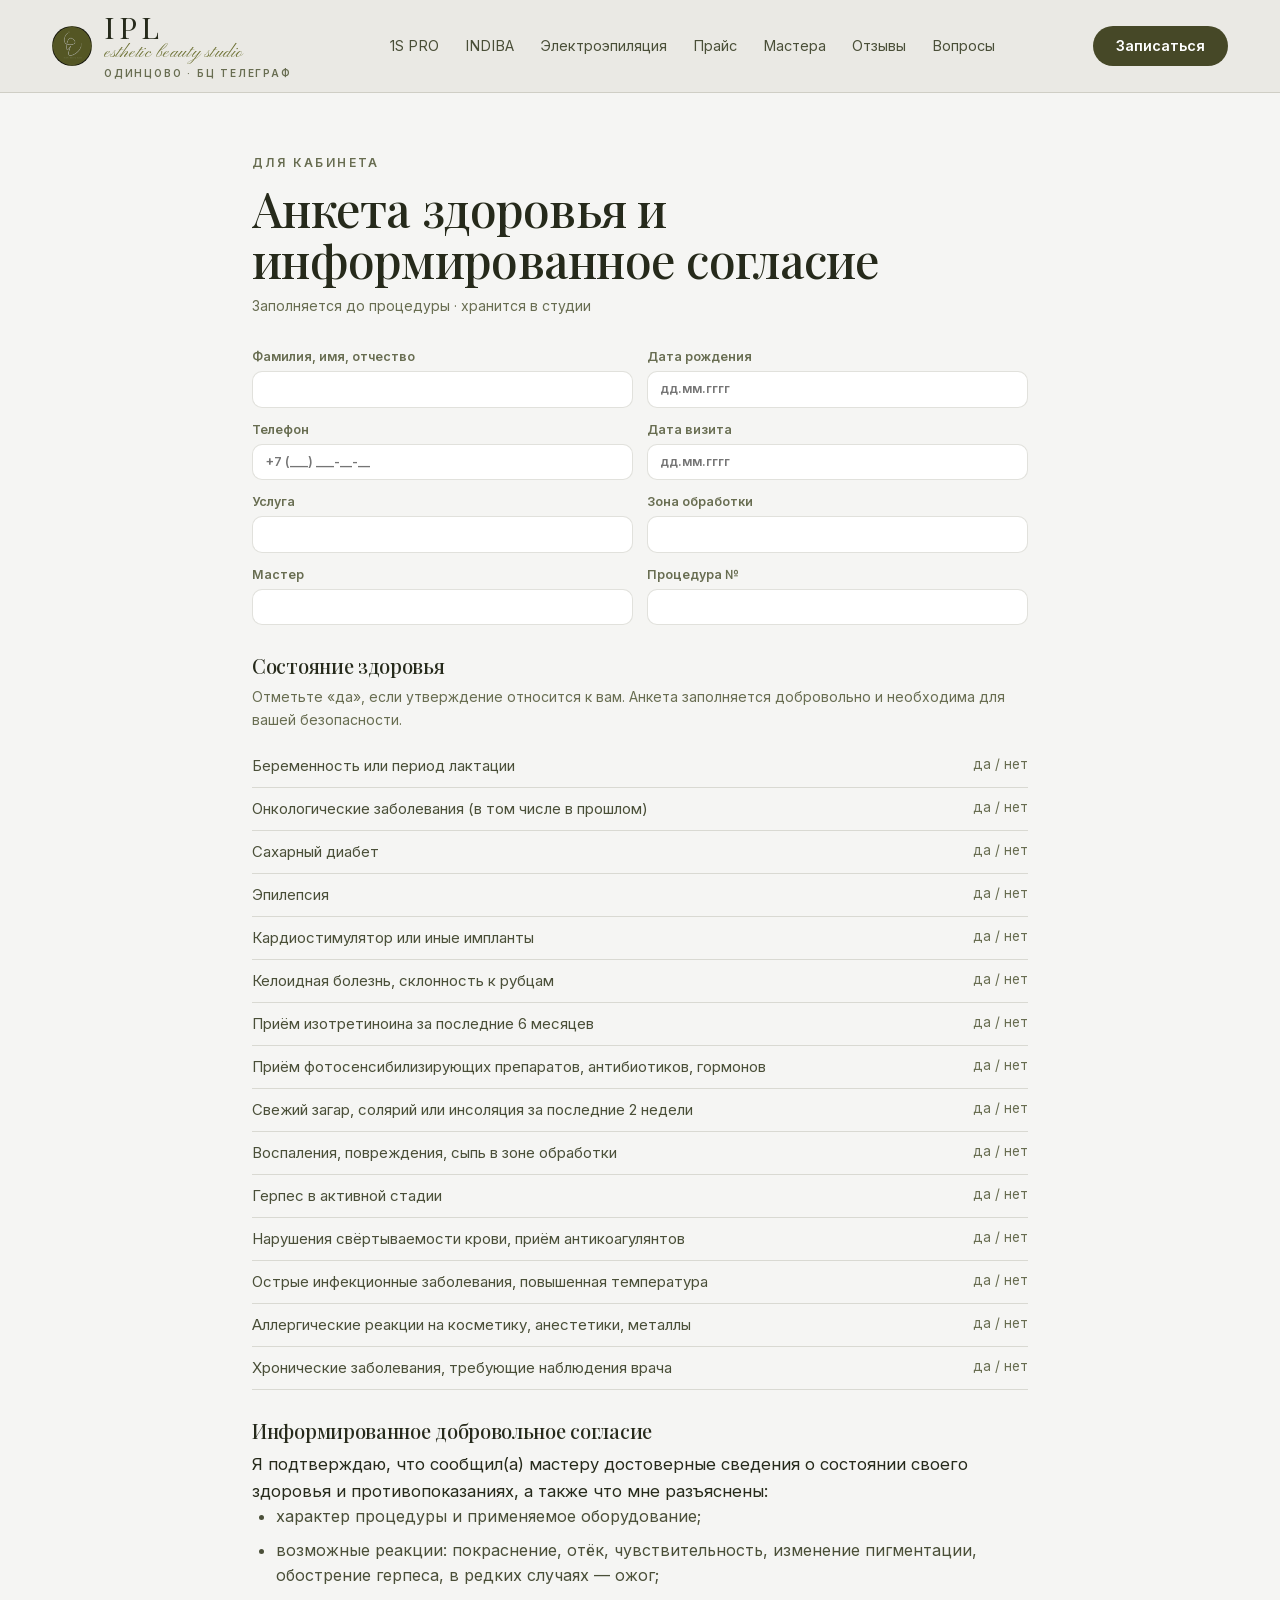
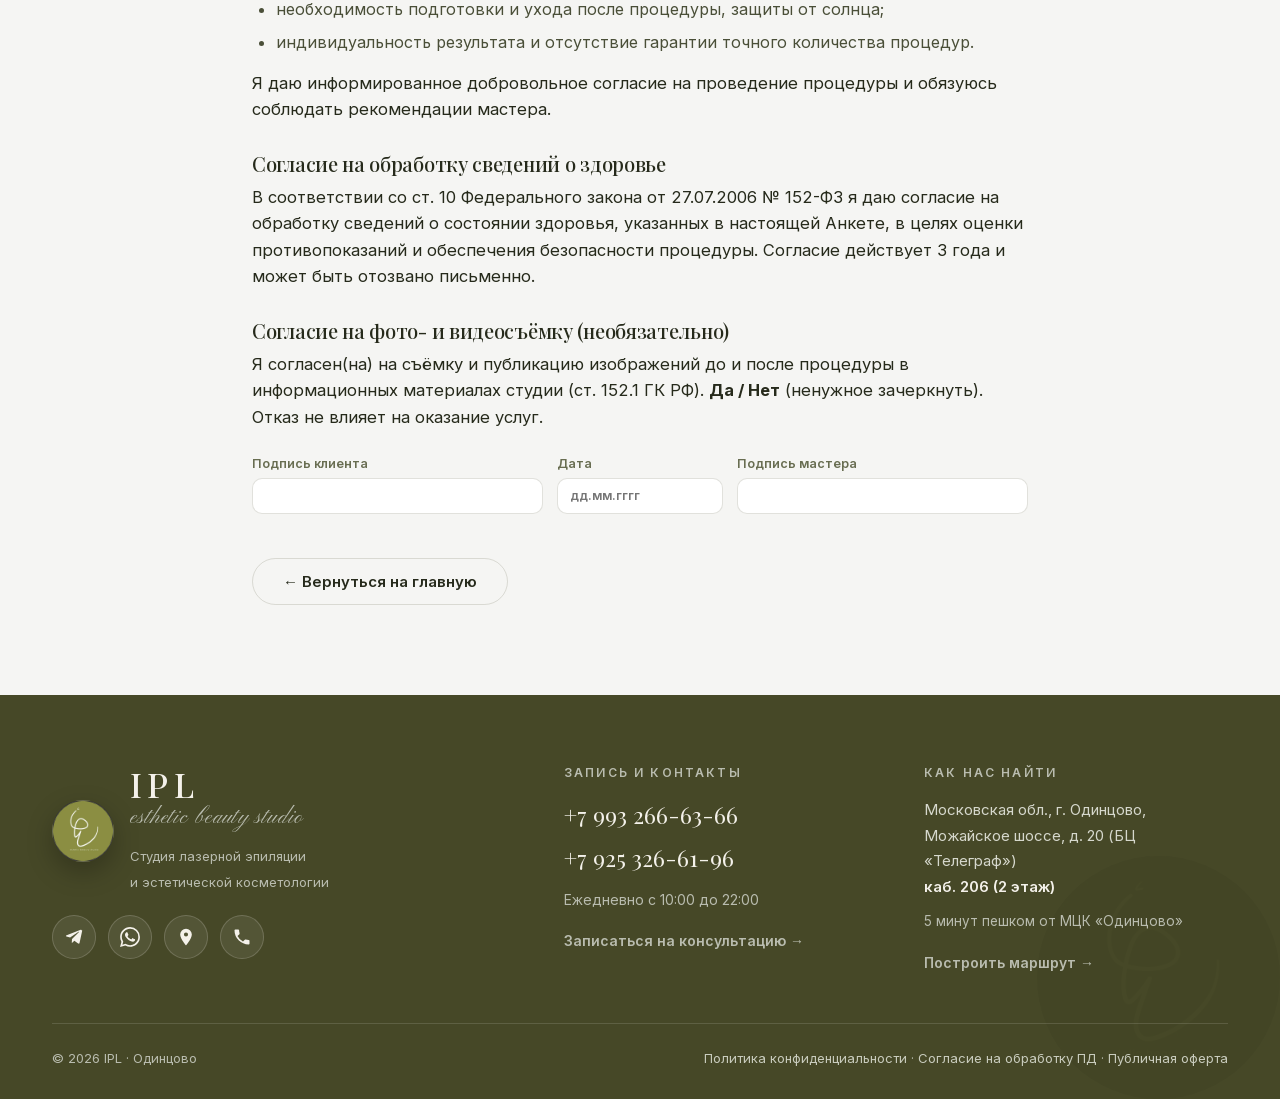
<file: anketa.html>
<!DOCTYPE html>
<html lang="ru">
<head>
  <meta charset="UTF-8">
  <meta name="viewport" content="width=device-width, initial-scale=1.0">
  <title>Анкета здоровья и информированное согласие — IPL в Одинцово</title>
  <meta name="description" content="Анкета здоровья и информированное добровольное согласие на процедуру для кабинета студии IPL в Одинцове.">
  <link rel="icon" href="assets/icons/favicon-32.png?v=3" type="image/png" sizes="32x32">
  <link rel="icon" href="assets/icons/favicon-64.png?v=3" type="image/png" sizes="64x64">
  <link rel="icon" href="favicon.ico?v=3" sizes="any">
  <link rel="apple-touch-icon" href="apple-touch-icon.png?v=3">
  <link rel="manifest" href="site.webmanifest">
  <link rel="preload" href="assets/fonts/playfair-display-cyrillic.woff2" as="font" type="font/woff2" crossorigin>
  <link rel="preload" href="assets/fonts/inter-cyrillic.woff2" as="font" type="font/woff2" crossorigin>
  <link rel="stylesheet" href="assets/fonts/fonts.css">
  <meta property="og:type" content="website">
  <meta property="og:locale" content="ru_RU">
  <meta property="og:site_name" content="IPL в Одинцово">
  <meta property="og:title" content="Анкета здоровья и информированное согласие — IPL в Одинцово">
  <meta property="og:description" content="Анкета здоровья и информированное добровольное согласие на процедуру для кабинета студии IPL в Одинцове.">
  <meta property="og:url" content="https://ipl-odintsovo.ru/anketa.html">
  <meta property="og:image" content="https://ipl-odintsovo.ru/assets/img/og-image.png">
  <meta property="og:image:width" content="1200">
  <meta property="og:image:height" content="630">
  <meta property="og:image:alt" content="IPL — студия лазерной эпиляции в Одинцове, БЦ «Телеграф»">
  <meta name="twitter:card" content="summary_large_image">
  <meta name="twitter:title" content="Анкета здоровья и информированное согласие — IPL в Одинцово">
  <meta name="twitter:description" content="Анкета здоровья и информированное добровольное согласие на процедуру для кабинета студии IPL в Одинцове.">
  <meta name="twitter:image" content="https://ipl-odintsovo.ru/assets/img/og-image.png">
  <link rel="stylesheet" href="style.css?v=35">
<meta name="robots" content="noindex, follow">
</head>
<body>

  <header class="head">
    <input type="checkbox" id="nav-toggle" class="nav-toggle" aria-label="Открыть меню">
    <div class="wrap head__in">
      <a class="brand" href="index.html">
        <span class="brand__mark" aria-hidden="true"></span>
        <span class="brand__text">
          <span class="brand__name">IPL</span>
          <span class="brand__latin">esthetic beauty studio</span>
          <span class="brand__sub">Одинцово · БЦ Телеграф</span>
        </span>
      </a>
      <nav class="nav" aria-label="Основная навигация">
        <a href="index.html#laser">1S PRO</a>
        <a href="index.html#indiba">INDIBA</a>
        <a href="index.html#microterm">Электроэпиляция</a>
        <a href="index.html#zones">Прайс</a>
        <a href="index.html#team">Мастера</a>
        <a href="index.html#reviews">Отзывы</a>
        <a href="index.html#faq">Вопросы</a>
      </nav>
      <a class="pill pill--sm" href="index.html#booking">Записаться</a>
      <label class="burger" for="nav-toggle" aria-hidden="true"><span></span></label>
    </div>
  </header>

  <main class="legal">
    <div class="wrap legal__wrap">
      <p class="kicker">Для кабинета</p>
      <h1 class="legal__title">Анкета здоровья и информированное согласие</h1>
      <p class="legal__meta">Заполняется до процедуры · хранится в студии</p>

      <form class="anketa" onsubmit="return false">
        <div class="anketa__row">
          <label>Фамилия, имя, отчество<input type="text"></label>
          <label>Дата рождения<input type="text" placeholder="дд.мм.гггг"></label>
        </div>
        <div class="anketa__row">
          <label>Телефон<input type="text" placeholder="+7 (___) ___-__-__"></label>
          <label>Дата визита<input type="text" placeholder="дд.мм.гггг"></label>
        </div>
        <div class="anketa__row">
          <label>Услуга<input type="text"></label>
          <label>Зона обработки<input type="text"></label>
        </div>
        <div class="anketa__row">
          <label>Мастер<input type="text"></label>
          <label>Процедура №<input type="text"></label>
        </div>

        <h2 class="anketa__title">Состояние здоровья</h2>
        <p class="anketa__hint">Отметьте «да», если утверждение относится к вам.
          Анкета заполняется добровольно и необходима для вашей безопасности.</p>
        <ul class="anketa__list">
          <li><span>Беременность или период лактации</span><i>да / нет</i></li>
          <li><span>Онкологические заболевания (в том числе в прошлом)</span><i>да / нет</i></li>
          <li><span>Сахарный диабет</span><i>да / нет</i></li>
          <li><span>Эпилепсия</span><i>да / нет</i></li>
          <li><span>Кардиостимулятор или иные импланты</span><i>да / нет</i></li>
          <li><span>Келоидная болезнь, склонность к рубцам</span><i>да / нет</i></li>
          <li><span>Приём изотретиноина за последние 6 месяцев</span><i>да / нет</i></li>
          <li><span>Приём фотосенсибилизирующих препаратов, антибиотиков, гормонов</span><i>да / нет</i></li>
          <li><span>Свежий загар, солярий или инсоляция за последние 2 недели</span><i>да / нет</i></li>
          <li><span>Воспаления, повреждения, сыпь в зоне обработки</span><i>да / нет</i></li>
          <li><span>Герпес в активной стадии</span><i>да / нет</i></li>
          <li><span>Нарушения свёртываемости крови, приём антикоагулянтов</span><i>да / нет</i></li>
          <li><span>Острые инфекционные заболевания, повышенная температура</span><i>да / нет</i></li>
          <li><span>Аллергические реакции на косметику, анестетики, металлы</span><i>да / нет</i></li>
          <li><span>Хронические заболевания, требующие наблюдения врача</span><i>да / нет</i></li>
        </ul>

        <h2 class="anketa__title">Информированное добровольное согласие</h2>
        <p>Я подтверждаю, что сообщил(а) мастеру достоверные сведения о состоянии
          своего здоровья и противопоказаниях, а также что мне разъяснены:</p>
        <ul class="legal__list">
          <li>характер процедуры и применяемое оборудование;</li>
          <li>возможные реакции: покраснение, отёк, чувствительность, изменение
            пигментации, обострение герпеса, в редких случаях — ожог;</li>
          <li>необходимость подготовки и ухода после процедуры, защиты от солнца;</li>
          <li>индивидуальность результата и отсутствие гарантии точного количества
            процедур.</li>
        </ul>
        <p>Я даю информированное добровольное согласие на проведение процедуры
          и обязуюсь соблюдать рекомендации мастера.</p>

        <h2 class="anketa__title">Согласие на обработку сведений о здоровье</h2>
        <p>В соответствии со ст. 10 Федерального закона от 27.07.2006 № 152-ФЗ
          я даю согласие на обработку сведений о состоянии здоровья, указанных
          в настоящей Анкете, в целях оценки противопоказаний и обеспечения
          безопасности процедуры. Согласие действует 3 года и может быть отозвано
          письменно.</p>

        <h2 class="anketa__title">Согласие на фото- и видеосъёмку (необязательно)</h2>
        <p>Я согласен(на) на съёмку и публикацию изображений до и после процедуры
          в информационных материалах студии (ст. 152.1 ГК РФ).
          <b>Да / Нет</b> (ненужное зачеркнуть). Отказ не влияет на оказание услуг.</p>

        <div class="anketa__sign">
          <label>Подпись клиента<input type="text"></label>
          <label>Дата<input type="text" placeholder="дд.мм.гггг"></label>
          <label>Подпись мастера<input type="text"></label>
        </div>
      </form>

      <p class="legal__back"><a class="pill pill--ghost" href="index.html">← Вернуться на главную</a></p>
    </div>
  </main>

  <footer class="footer">
    <div class="footer__label" aria-hidden="true">
      <img src="assets/img/logo-white.webp" alt="" width="512" height="512">
    </div>
    <div class="wrap">
      <div class="footer__grid">

        <div class="footer__brand-col">
          <div class="footer__mark">
            <span class="footer__mark-img" aria-hidden="true"></span>
            <span class="footer__mark-text">
              <b class="footer__name">IPL</b>
              <span class="footer__latin">esthetic beauty studio</span>
              <span class="footer__tagline">Студия лазерной эпиляции<br>и эстетической косметологии</span>
            </span>
          </div>
          <div class="footer__social">
            <a href="https://t.me/iplstudioo" rel="noopener" aria-label="Telegram: +7 993 266-63-66">
              <svg viewBox="0 0 24 24" fill="currentColor" aria-hidden="true"><path d="M21.9 4.3 18.7 19c-.2 1-.8 1.2-1.7.8l-4.6-3.4-2.2 2.2c-.2.2-.4.4-.9.4l.3-4.6L18 5.9c.3-.3-.1-.4-.5-.2L7.3 12.6l-4.3-1.3c-.9-.3-.9-.9.2-1.4l16.8-6.5c.8-.3 1.5.2 1.3.9Z"/></svg>
            </a>
            <a href="https://wa.me/message/I47FFEBZUZ3HM1" rel="noopener" aria-label="WhatsApp: +7 993 266-63-66">
              <svg viewBox="0 0 24 24" fill="currentColor" aria-hidden="true"><path d="M17.472 14.382c-.297-.149-1.758-.867-2.03-.967-.273-.099-.471-.148-.67.15-.197.297-.767.966-.94 1.164-.173.199-.347.223-.644.075-.297-.15-1.255-.463-2.39-1.475-.883-.788-1.48-1.761-1.653-2.059-.173-.297-.018-.458.13-.606.134-.133.298-.347.446-.52.149-.174.198-.298.298-.497.099-.198.05-.371-.025-.52-.075-.149-.669-1.612-.916-2.207-.242-.579-.487-.5-.669-.51-.173-.008-.371-.01-.57-.01-.198 0-.52.074-.792.372-.272.297-1.04 1.016-1.04 2.479 0 1.462 1.065 2.875 1.213 3.074.149.198 2.096 3.2 5.077 4.487.709.306 1.262.489 1.694.625.712.227 1.36.195 1.871.118.571-.085 1.758-.719 2.006-1.413.248-.694.248-1.289.173-1.413-.074-.124-.272-.198-.57-.347m-5.421 7.403h-.004a9.87 9.87 0 01-5.031-1.378l-.361-.214-3.741.982.998-3.648-.235-.374a9.86 9.86 0 01-1.51-5.26c.001-5.45 4.436-9.884 9.888-9.884 2.64 0 5.122 1.03 6.988 2.898a9.825 9.825 0 012.893 6.994c-.003 5.45-4.437 9.884-9.885 9.884m8.413-18.297A11.815 11.815 0 0012.05 0C5.495 0 .16 5.335.157 11.892c0 2.096.547 4.142 1.588 5.945L.057 24l6.305-1.654a11.882 11.882 0 005.683 1.448h.005c6.554 0 11.89-5.335 11.893-11.893a11.821 11.821 0 00-3.48-8.413Z"/></svg>
            </a>
            <a href="https://yandex.ru/maps/org/90123463608/" rel="noopener" aria-label="Яндекс.Карты">
              <svg viewBox="0 0 24 24" fill="currentColor" aria-hidden="true"><path d="M12 2a7 7 0 0 0-7 7c0 5.2 7 13 7 13s7-7.8 7-13a7 7 0 0 0-7-7Zm0 9.5A2.5 2.5 0 1 1 12 6.5a2.5 2.5 0 0 1 0 5Z"/></svg>
            </a>
            <a href="tel:+79253266196" aria-label="Позвонить: +7 925 326-61-96">
              <svg viewBox="0 0 24 24" fill="currentColor" aria-hidden="true"><path d="M6.6 10.8a15 15 0 0 0 6.6 6.6l2.2-2.2c.3-.3.7-.4 1-.2 1.2.4 2.4.6 3.6.6.6 0 1 .4 1 1V20c0 .6-.4 1-1 1A17 17 0 0 1 3 4c0-.6.4-1 1-1h3.5c.6 0 1 .4 1 1 0 1.3.2 2.5.6 3.6.1.4 0 .8-.2 1l-2.3 2.2Z"/></svg>
            </a>
          </div>
        </div>

        <div class="footer__col">
          <p class="footer__title">Запись и контакты</p>
          <a class="footer__phone" href="tel:+79932666366">+7 993 266-63-66</a>
          <a class="footer__phone" href="tel:+79253266196">+7 925 326-61-96</a>
          <p class="footer__hours">Ежедневно с 10:00 до 22:00</p>
          <a class="footer__link" href="index.html#booking">Записаться на консультацию →</a>
        </div>

        <div class="footer__col">
          <p class="footer__title">Как нас найти</p>
          <p class="footer__address">
            Московская обл., г. Одинцово,<br>
            Можайское шоссе, д. 20 (БЦ «Телеграф»)<br>
            <b>каб. 206 (2 этаж)</b>
          </p>
          <p class="footer__hint">5 минут пешком от МЦК «Одинцово»</p>
          <a class="footer__link" href="https://yandex.ru/maps/?ll=37.277413%2C55.674347&z=17&mode=routes&rtext=~55.674347%2C37.277413&text=%D0%9E%D0%B4%D0%B8%D0%BD%D1%86%D0%BE%D0%B2%D0%BE%2C%20%D0%9C%D0%BE%D0%B6%D0%B0%D0%B9%D1%81%D0%BA%D0%BE%D0%B5%20%D1%88%D0%BE%D1%81%D1%81%D0%B5%2C%2020" rel="noopener">Построить маршрут →</a>
        </div>

      </div>

      <div class="footer__bottom">
        <p>© 2026 IPL · Одинцово</p>
        <p><a href="privacy.html">Политика конфиденциальности</a> · <a href="consent.html">Согласие на обработку ПД</a> · <a href="offer.html">Публичная оферта</a></p>
      </div>
    </div>
  </footer>

</body>
</html>
</file>
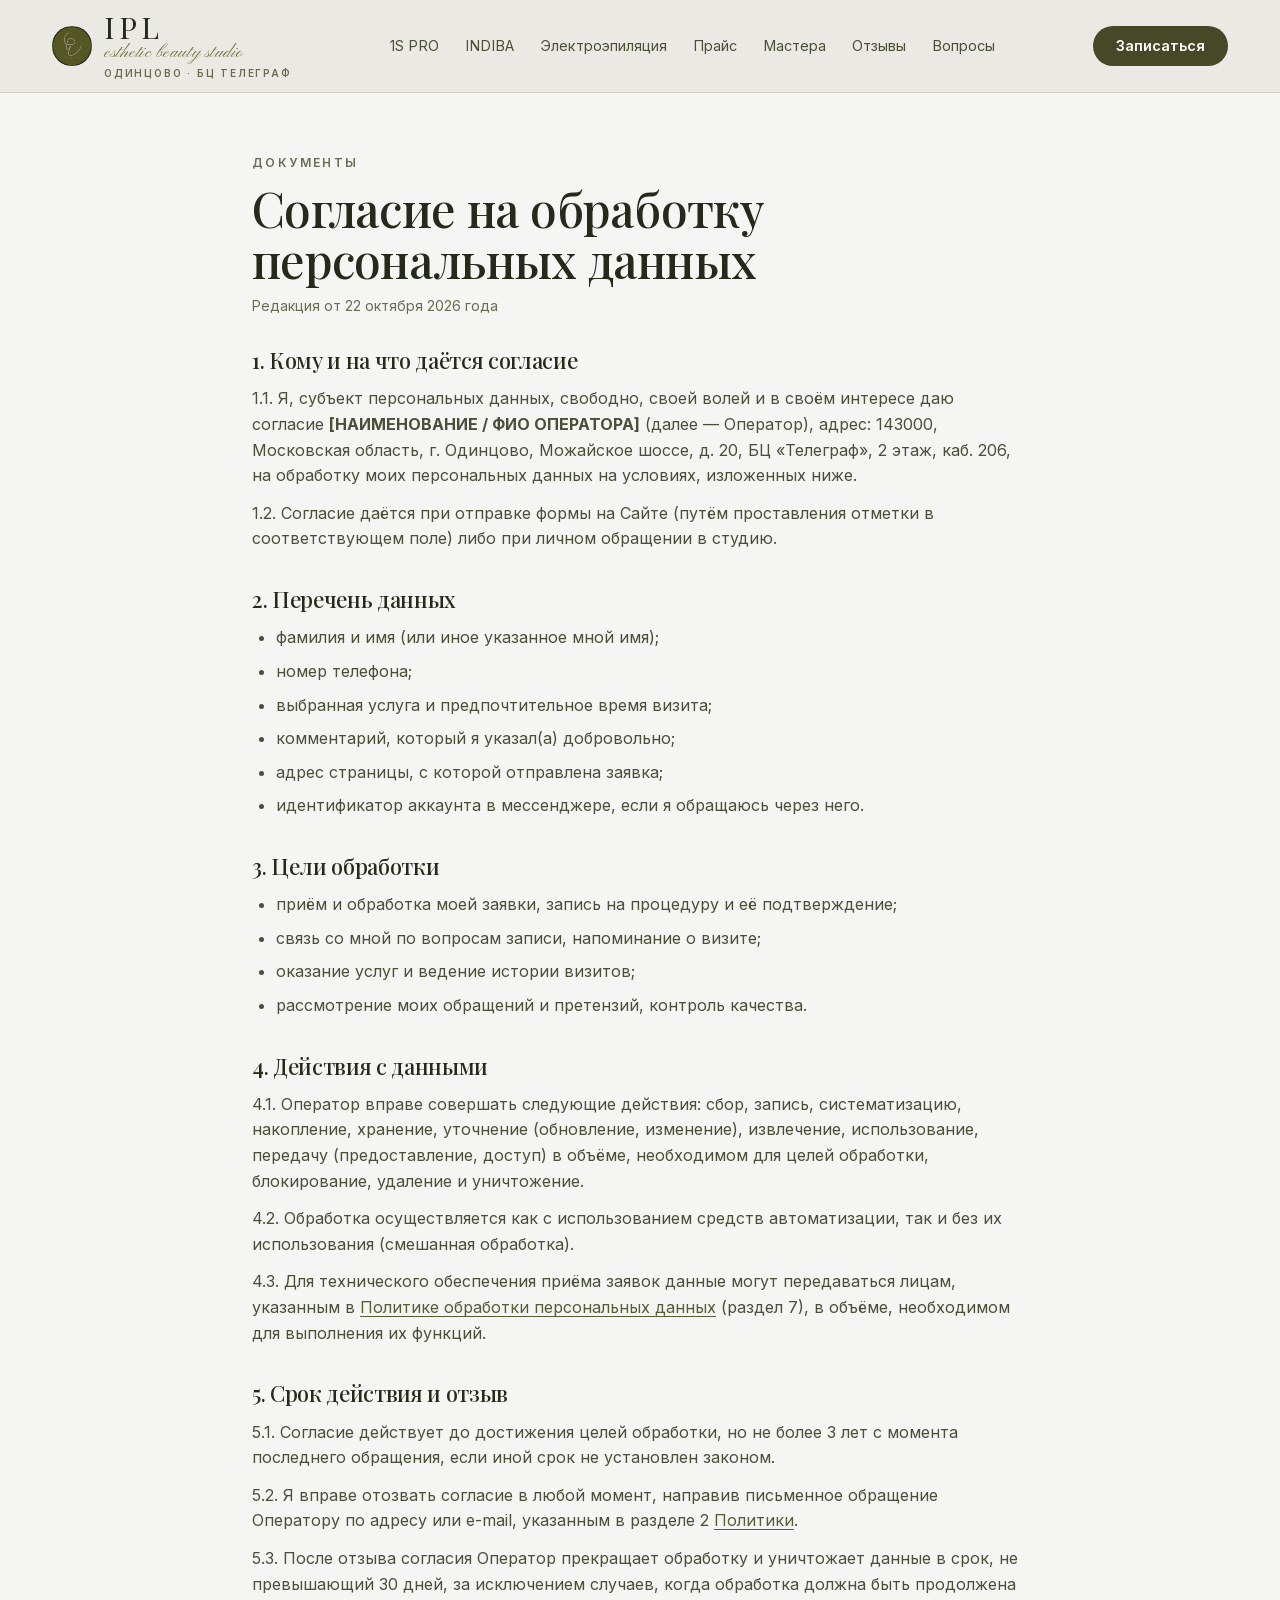
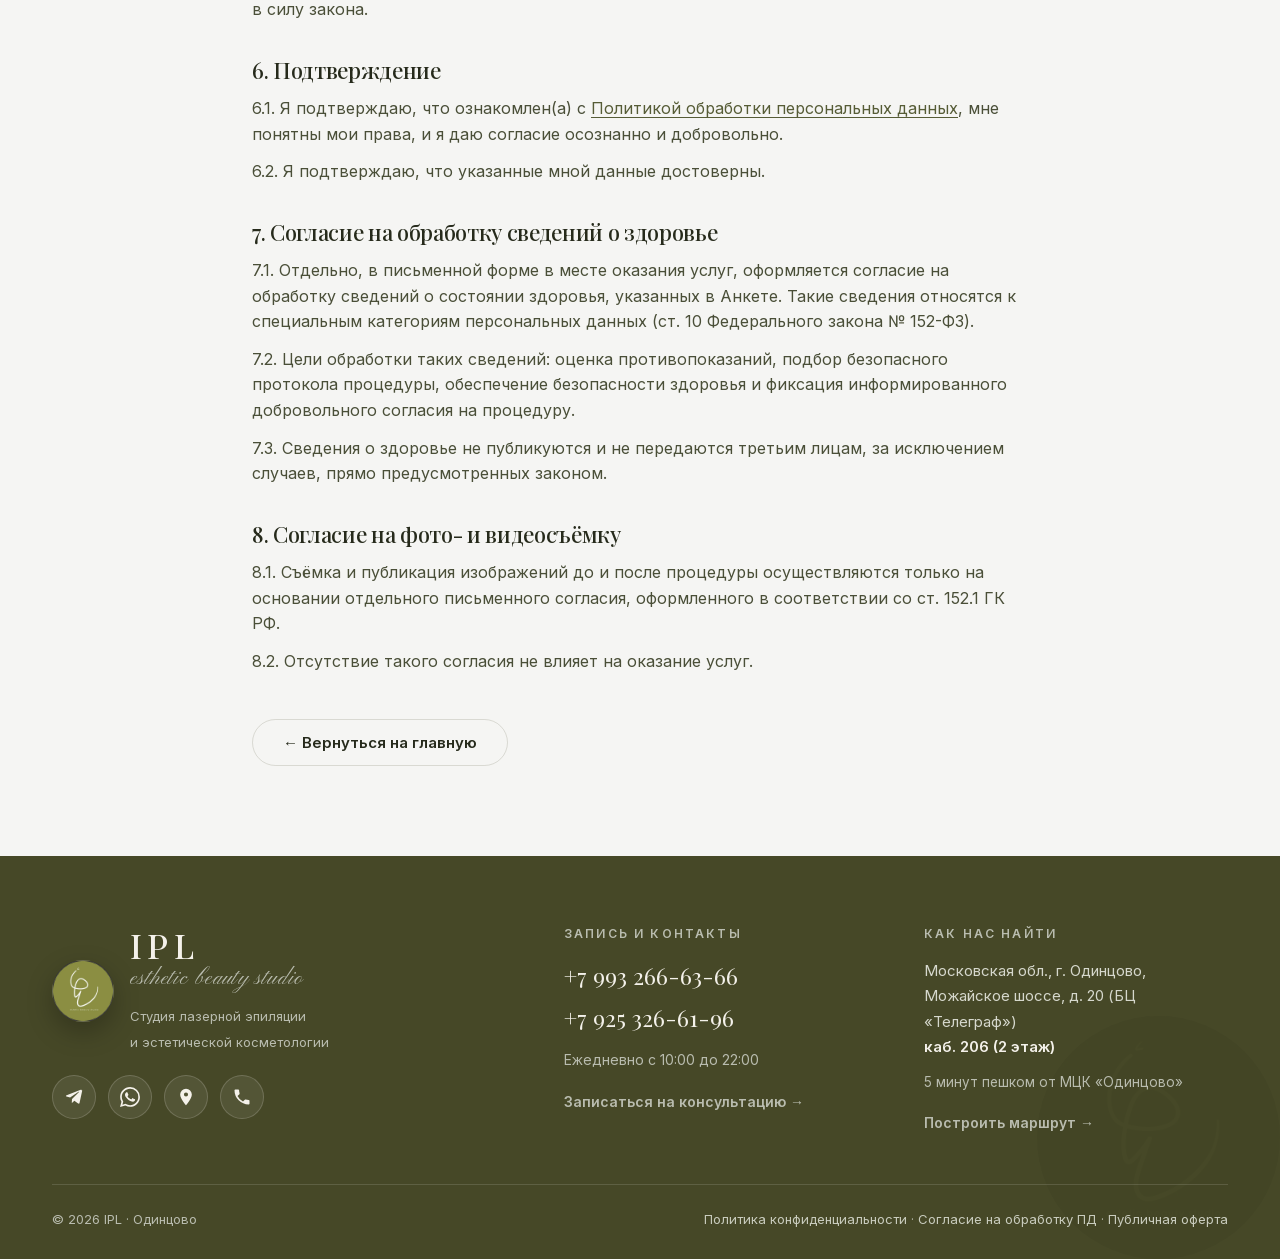
<file: consent.html>
<!DOCTYPE html>
<html lang="ru">
<head>
  <meta charset="UTF-8">
  <meta name="viewport" content="width=device-width, initial-scale=1.0">
  <title>Согласие на обработку персональных данных — IPL в Одинцово</title>
  <meta name="description" content="Согласие на обработку персональных данных студии IPL в Одинцове: цели, перечень данных, срок действия и порядок отзыва.">
  <link rel="icon" href="assets/icons/favicon-32.png?v=3" type="image/png" sizes="32x32">
  <link rel="icon" href="assets/icons/favicon-64.png?v=3" type="image/png" sizes="64x64">
  <link rel="icon" href="favicon.ico?v=3" sizes="any">
  <link rel="apple-touch-icon" href="apple-touch-icon.png?v=3">
  <link rel="manifest" href="site.webmanifest">
  <link rel="preload" href="assets/fonts/playfair-display-cyrillic.woff2" as="font" type="font/woff2" crossorigin>
  <link rel="preload" href="assets/fonts/inter-cyrillic.woff2" as="font" type="font/woff2" crossorigin>
  <link rel="stylesheet" href="assets/fonts/fonts.css">
  <meta property="og:type" content="website">
  <meta property="og:locale" content="ru_RU">
  <meta property="og:site_name" content="IPL в Одинцово">
  <meta property="og:title" content="Согласие на обработку персональных данных — IPL в Одинцово">
  <meta property="og:description" content="Согласие на обработку персональных данных студии IPL в Одинцове: цели, перечень данных, срок действия и порядок отзыва.">
  <meta property="og:url" content="https://ipl-odintsovo.ru/consent.html">
  <meta property="og:image" content="https://ipl-odintsovo.ru/assets/img/og-image.png">
  <meta property="og:image:width" content="1200">
  <meta property="og:image:height" content="630">
  <meta property="og:image:alt" content="IPL — студия лазерной эпиляции в Одинцове, БЦ «Телеграф»">
  <meta name="twitter:card" content="summary_large_image">
  <meta name="twitter:title" content="Согласие на обработку персональных данных — IPL в Одинцово">
  <meta name="twitter:description" content="Согласие на обработку персональных данных студии IPL в Одинцове: цели, перечень данных, срок действия и порядок отзыва.">
  <meta name="twitter:image" content="https://ipl-odintsovo.ru/assets/img/og-image.png">
  <link rel="stylesheet" href="style.css?v=35">
</head>
<body>

  <header class="head">
    <input type="checkbox" id="nav-toggle" class="nav-toggle" aria-label="Открыть меню">
    <div class="wrap head__in">
      <a class="brand" href="index.html">
        <span class="brand__mark" aria-hidden="true"></span>
        <span class="brand__text">
          <span class="brand__name">IPL</span>
          <span class="brand__latin">esthetic beauty studio</span>
          <span class="brand__sub">Одинцово · БЦ Телеграф</span>
        </span>
      </a>
      <nav class="nav" aria-label="Основная навигация">
        <a href="index.html#laser">1S PRO</a>
        <a href="index.html#indiba">INDIBA</a>
        <a href="index.html#microterm">Электроэпиляция</a>
        <a href="index.html#zones">Прайс</a>
        <a href="index.html#team">Мастера</a>
        <a href="index.html#reviews">Отзывы</a>
        <a href="index.html#faq">Вопросы</a>
      </nav>
      <a class="pill pill--sm" href="index.html#booking">Записаться</a>
      <label class="burger" for="nav-toggle" aria-hidden="true"><span></span></label>
    </div>
  </header>

  <main class="legal">
    <div class="wrap legal__wrap">
      <p class="kicker">Документы</p>
      <h1 class="legal__title">Согласие на обработку персональных данных</h1>
      <p class="legal__meta">Редакция от 22 октября 2026 года</p>

      <section class="legal__block">
        <h2>1. Кому и на что даётся согласие</h2>
        <p>1.1. Я, субъект персональных данных, свободно, своей волей и в своём интересе
          даю согласие <b>[НАИМЕНОВАНИЕ / ФИО ОПЕРАТОРА]</b> (далее — Оператор),
          адрес: 143000, Московская область, г. Одинцово, Можайское шоссе, д. 20,
          БЦ «Телеграф», 2 этаж, каб. 206, на обработку моих персональных данных
          на условиях, изложенных ниже.</p>
        <p>1.2. Согласие даётся при отправке формы на Сайте (путём проставления
          отметки в соответствующем поле) либо при личном обращении в студию.</p>
      </section>

      <section class="legal__block">
        <h2>2. Перечень данных</h2>
        <ul class="legal__list">
          <li>фамилия и имя (или иное указанное мной имя);</li>
          <li>номер телефона;</li>
          <li>выбранная услуга и предпочтительное время визита;</li>
          <li>комментарий, который я указал(а) добровольно;</li>
          <li>адрес страницы, с которой отправлена заявка;</li>
          <li>идентификатор аккаунта в мессенджере, если я обращаюсь через него.</li>
        </ul>
      </section>

      <section class="legal__block">
        <h2>3. Цели обработки</h2>
        <ul class="legal__list">
          <li>приём и обработка моей заявки, запись на процедуру и её подтверждение;</li>
          <li>связь со мной по вопросам записи, напоминание о визите;</li>
          <li>оказание услуг и ведение истории визитов;</li>
          <li>рассмотрение моих обращений и претензий, контроль качества.</li>
        </ul>
      </section>

      <section class="legal__block">
        <h2>4. Действия с данными</h2>
        <p>4.1. Оператор вправе совершать следующие действия: сбор, запись,
          систематизацию, накопление, хранение, уточнение (обновление, изменение),
          извлечение, использование, передачу (предоставление, доступ) в объёме,
          необходимом для целей обработки, блокирование, удаление и уничтожение.</p>
        <p>4.2. Обработка осуществляется как с использованием средств автоматизации,
          так и без их использования (смешанная обработка).</p>
        <p>4.3. Для технического обеспечения приёма заявок данные могут передаваться
          лицам, указанным в
          <a href="privacy.html">Политике обработки персональных данных</a>
          (раздел 7), в объёме, необходимом для выполнения их функций.</p>
      </section>

      <section class="legal__block">
        <h2>5. Срок действия и отзыв</h2>
        <p>5.1. Согласие действует до достижения целей обработки, но не более 3 лет
          с момента последнего обращения, если иной срок не установлен законом.</p>
        <p>5.2. Я вправе отозвать согласие в любой момент, направив письменное
          обращение Оператору по адресу или e-mail, указанным в разделе 2
          <a href="privacy.html">Политики</a>.</p>
        <p>5.3. После отзыва согласия Оператор прекращает обработку и уничтожает
          данные в срок, не превышающий 30 дней, за исключением случаев, когда
          обработка должна быть продолжена в силу закона.</p>
      </section>

      <section class="legal__block">
        <h2>6. Подтверждение</h2>
        <p>6.1. Я подтверждаю, что ознакомлен(а) с
          <a href="privacy.html">Политикой обработки персональных данных</a>,
          мне понятны мои права, и я даю согласие осознанно и добровольно.</p>
        <p>6.2. Я подтверждаю, что указанные мной данные достоверны.</p>
      </section>

      <section class="legal__block">
        <h2>7. Согласие на обработку сведений о здоровье</h2>
        <p>7.1. Отдельно, в письменной форме в месте оказания услуг, оформляется
          согласие на обработку сведений о состоянии здоровья, указанных в Анкете.
          Такие сведения относятся к специальным категориям персональных данных
          (ст. 10 Федерального закона № 152-ФЗ).</p>
        <p>7.2. Цели обработки таких сведений: оценка противопоказаний, подбор
          безопасного протокола процедуры, обеспечение безопасности здоровья
          и фиксация информированного добровольного согласия на процедуру.</p>
        <p>7.3. Сведения о здоровье не публикуются и не передаются третьим лицам,
          за исключением случаев, прямо предусмотренных законом.</p>
      </section>

      <section class="legal__block">
        <h2>8. Согласие на фото- и видеосъёмку</h2>
        <p>8.1. Съёмка и публикация изображений до и после процедуры осуществляются
          только на основании отдельного письменного согласия, оформленного
          в соответствии со ст. 152.1 ГК РФ.</p>
        <p>8.2. Отсутствие такого согласия не влияет на оказание услуг.</p>
      </section>

      <p class="legal__back"><a class="pill pill--ghost" href="index.html">← Вернуться на главную</a></p>
    </div>
  </main>

  <footer class="footer">
    <div class="footer__label" aria-hidden="true">
      <img src="assets/img/logo-white.webp" alt="" width="512" height="512">
    </div>
    <div class="wrap">
      <div class="footer__grid">

        <div class="footer__brand-col">
          <div class="footer__mark">
            <span class="footer__mark-img" aria-hidden="true"></span>
            <span class="footer__mark-text">
              <b class="footer__name">IPL</b>
              <span class="footer__latin">esthetic beauty studio</span>
              <span class="footer__tagline">Студия лазерной эпиляции<br>и эстетической косметологии</span>
            </span>
          </div>
          <div class="footer__social">
            <a href="https://t.me/iplstudioo" rel="noopener" aria-label="Telegram: +7 993 266-63-66">
              <svg viewBox="0 0 24 24" fill="currentColor" aria-hidden="true"><path d="M21.9 4.3 18.7 19c-.2 1-.8 1.2-1.7.8l-4.6-3.4-2.2 2.2c-.2.2-.4.4-.9.4l.3-4.6L18 5.9c.3-.3-.1-.4-.5-.2L7.3 12.6l-4.3-1.3c-.9-.3-.9-.9.2-1.4l16.8-6.5c.8-.3 1.5.2 1.3.9Z"/></svg>
            </a>
            <a href="https://wa.me/message/I47FFEBZUZ3HM1" rel="noopener" aria-label="WhatsApp: +7 993 266-63-66">
              <svg viewBox="0 0 24 24" fill="currentColor" aria-hidden="true"><path d="M17.472 14.382c-.297-.149-1.758-.867-2.03-.967-.273-.099-.471-.148-.67.15-.197.297-.767.966-.94 1.164-.173.199-.347.223-.644.075-.297-.15-1.255-.463-2.39-1.475-.883-.788-1.48-1.761-1.653-2.059-.173-.297-.018-.458.13-.606.134-.133.298-.347.446-.52.149-.174.198-.298.298-.497.099-.198.05-.371-.025-.52-.075-.149-.669-1.612-.916-2.207-.242-.579-.487-.5-.669-.51-.173-.008-.371-.01-.57-.01-.198 0-.52.074-.792.372-.272.297-1.04 1.016-1.04 2.479 0 1.462 1.065 2.875 1.213 3.074.149.198 2.096 3.2 5.077 4.487.709.306 1.262.489 1.694.625.712.227 1.36.195 1.871.118.571-.085 1.758-.719 2.006-1.413.248-.694.248-1.289.173-1.413-.074-.124-.272-.198-.57-.347m-5.421 7.403h-.004a9.87 9.87 0 01-5.031-1.378l-.361-.214-3.741.982.998-3.648-.235-.374a9.86 9.86 0 01-1.51-5.26c.001-5.45 4.436-9.884 9.888-9.884 2.64 0 5.122 1.03 6.988 2.898a9.825 9.825 0 012.893 6.994c-.003 5.45-4.437 9.884-9.885 9.884m8.413-18.297A11.815 11.815 0 0012.05 0C5.495 0 .16 5.335.157 11.892c0 2.096.547 4.142 1.588 5.945L.057 24l6.305-1.654a11.882 11.882 0 005.683 1.448h.005c6.554 0 11.89-5.335 11.893-11.893a11.821 11.821 0 00-3.48-8.413Z"/></svg>
            </a>
            <a href="https://yandex.ru/maps/org/90123463608/" rel="noopener" aria-label="Яндекс.Карты">
              <svg viewBox="0 0 24 24" fill="currentColor" aria-hidden="true"><path d="M12 2a7 7 0 0 0-7 7c0 5.2 7 13 7 13s7-7.8 7-13a7 7 0 0 0-7-7Zm0 9.5A2.5 2.5 0 1 1 12 6.5a2.5 2.5 0 0 1 0 5Z"/></svg>
            </a>
            <a href="tel:+79253266196" aria-label="Позвонить: +7 925 326-61-96">
              <svg viewBox="0 0 24 24" fill="currentColor" aria-hidden="true"><path d="M6.6 10.8a15 15 0 0 0 6.6 6.6l2.2-2.2c.3-.3.7-.4 1-.2 1.2.4 2.4.6 3.6.6.6 0 1 .4 1 1V20c0 .6-.4 1-1 1A17 17 0 0 1 3 4c0-.6.4-1 1-1h3.5c.6 0 1 .4 1 1 0 1.3.2 2.5.6 3.6.1.4 0 .8-.2 1l-2.3 2.2Z"/></svg>
            </a>
          </div>
        </div>

        <div class="footer__col">
          <p class="footer__title">Запись и контакты</p>
          <a class="footer__phone" href="tel:+79932666366">+7 993 266-63-66</a>
          <a class="footer__phone" href="tel:+79253266196">+7 925 326-61-96</a>
          <p class="footer__hours">Ежедневно с 10:00 до 22:00</p>
          <a class="footer__link" href="index.html#booking">Записаться на консультацию →</a>
        </div>

        <div class="footer__col">
          <p class="footer__title">Как нас найти</p>
          <p class="footer__address">
            Московская обл., г. Одинцово,<br>
            Можайское шоссе, д. 20 (БЦ «Телеграф»)<br>
            <b>каб. 206 (2 этаж)</b>
          </p>
          <p class="footer__hint">5 минут пешком от МЦК «Одинцово»</p>
          <a class="footer__link" href="https://yandex.ru/maps/?ll=37.277413%2C55.674347&z=17&mode=routes&rtext=~55.674347%2C37.277413&text=%D0%9E%D0%B4%D0%B8%D0%BD%D1%86%D0%BE%D0%B2%D0%BE%2C%20%D0%9C%D0%BE%D0%B6%D0%B0%D0%B9%D1%81%D0%BA%D0%BE%D0%B5%20%D1%88%D0%BE%D1%81%D1%81%D0%B5%2C%2020" rel="noopener">Построить маршрут →</a>
        </div>

      </div>

      <div class="footer__bottom">
        <p>© 2026 IPL · Одинцово</p>
        <p><a href="privacy.html">Политика конфиденциальности</a> · <a href="consent.html">Согласие на обработку ПД</a> · <a href="offer.html">Публичная оферта</a></p>
      </div>
    </div>
  </footer>

</body>
</html>
</file>
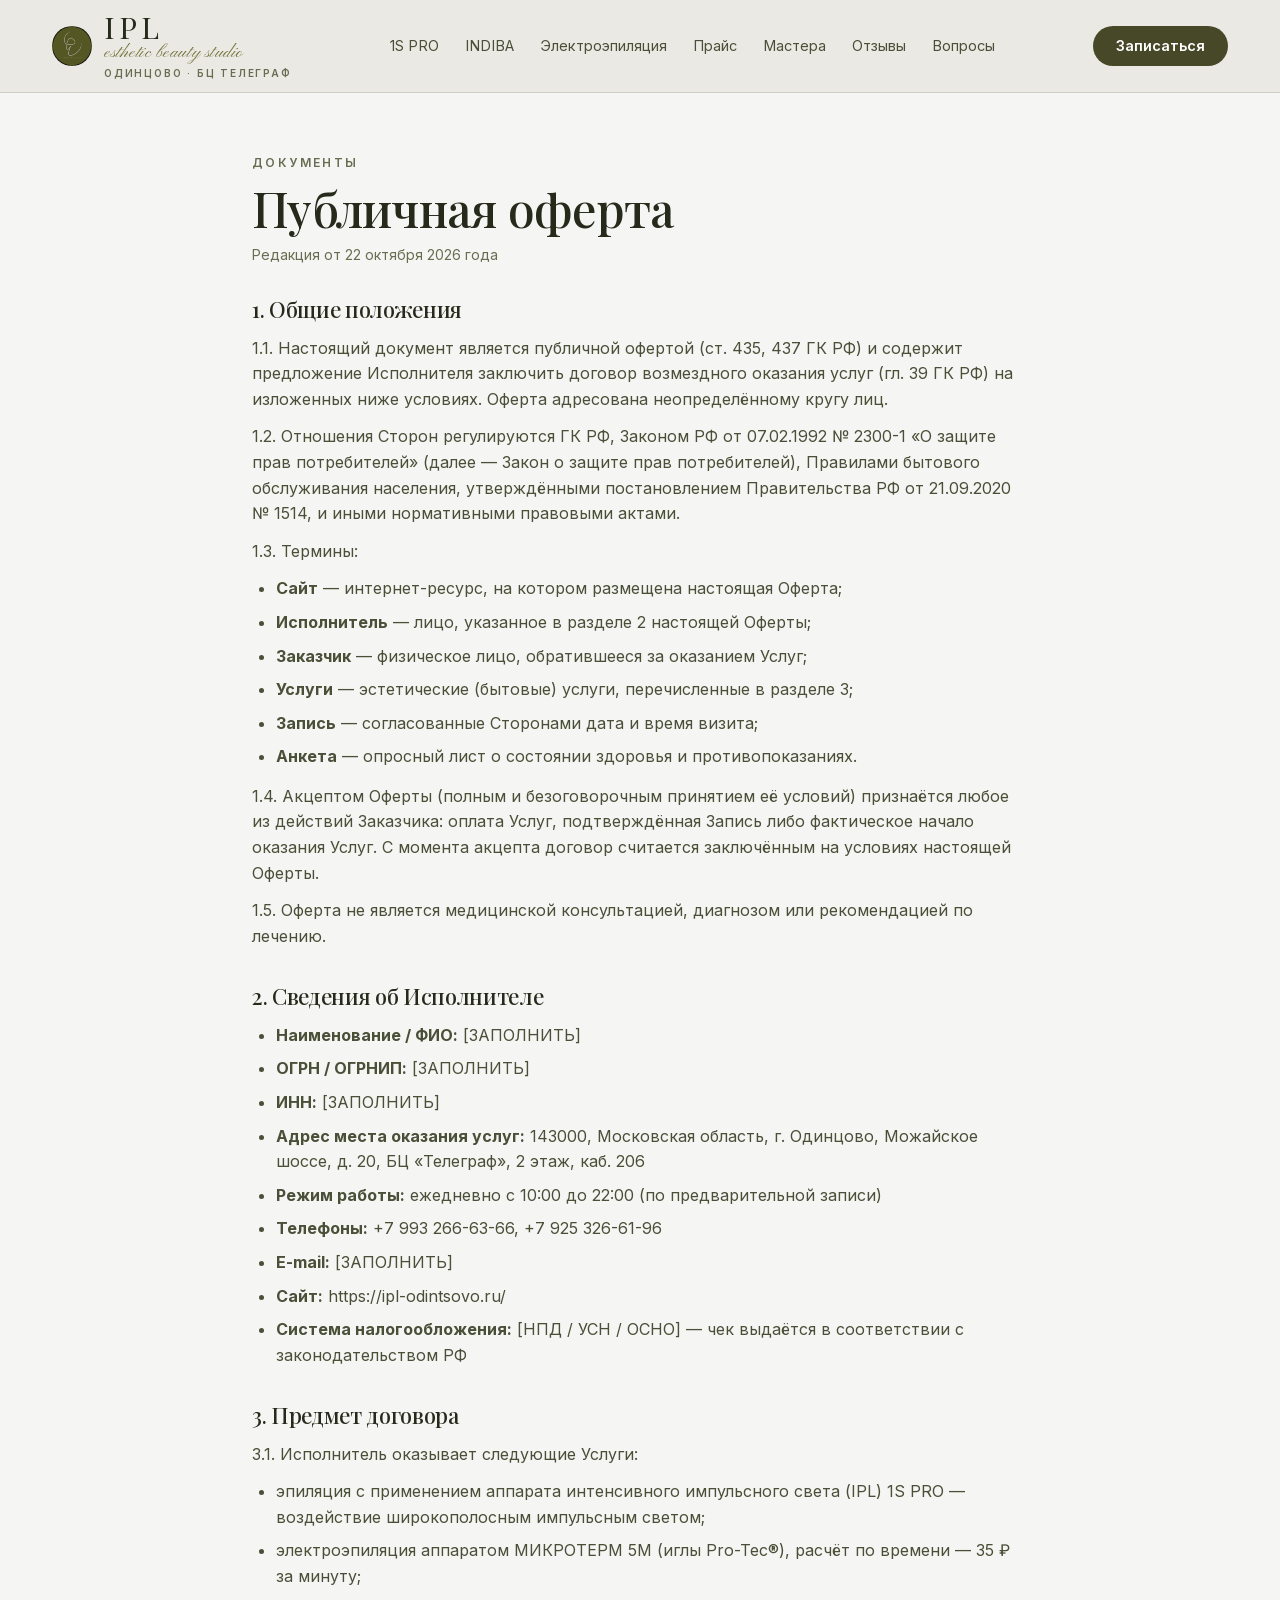
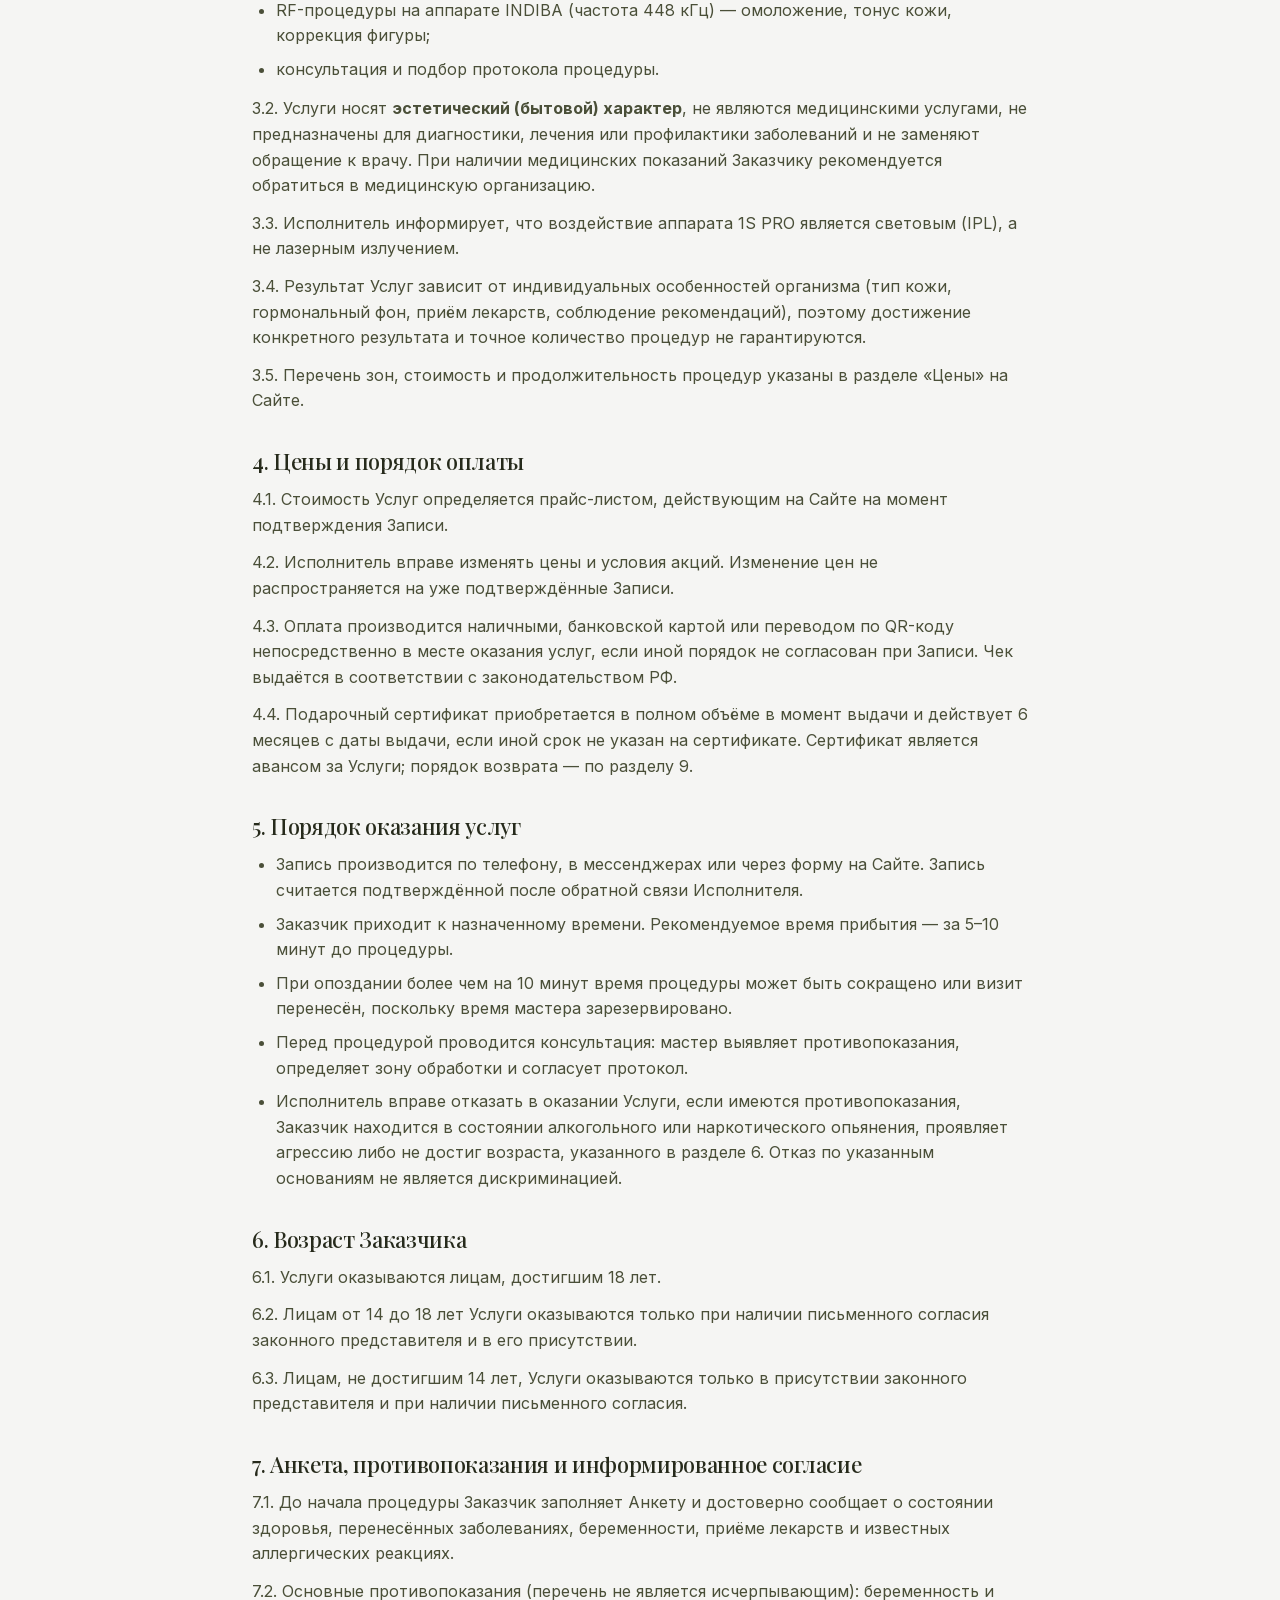
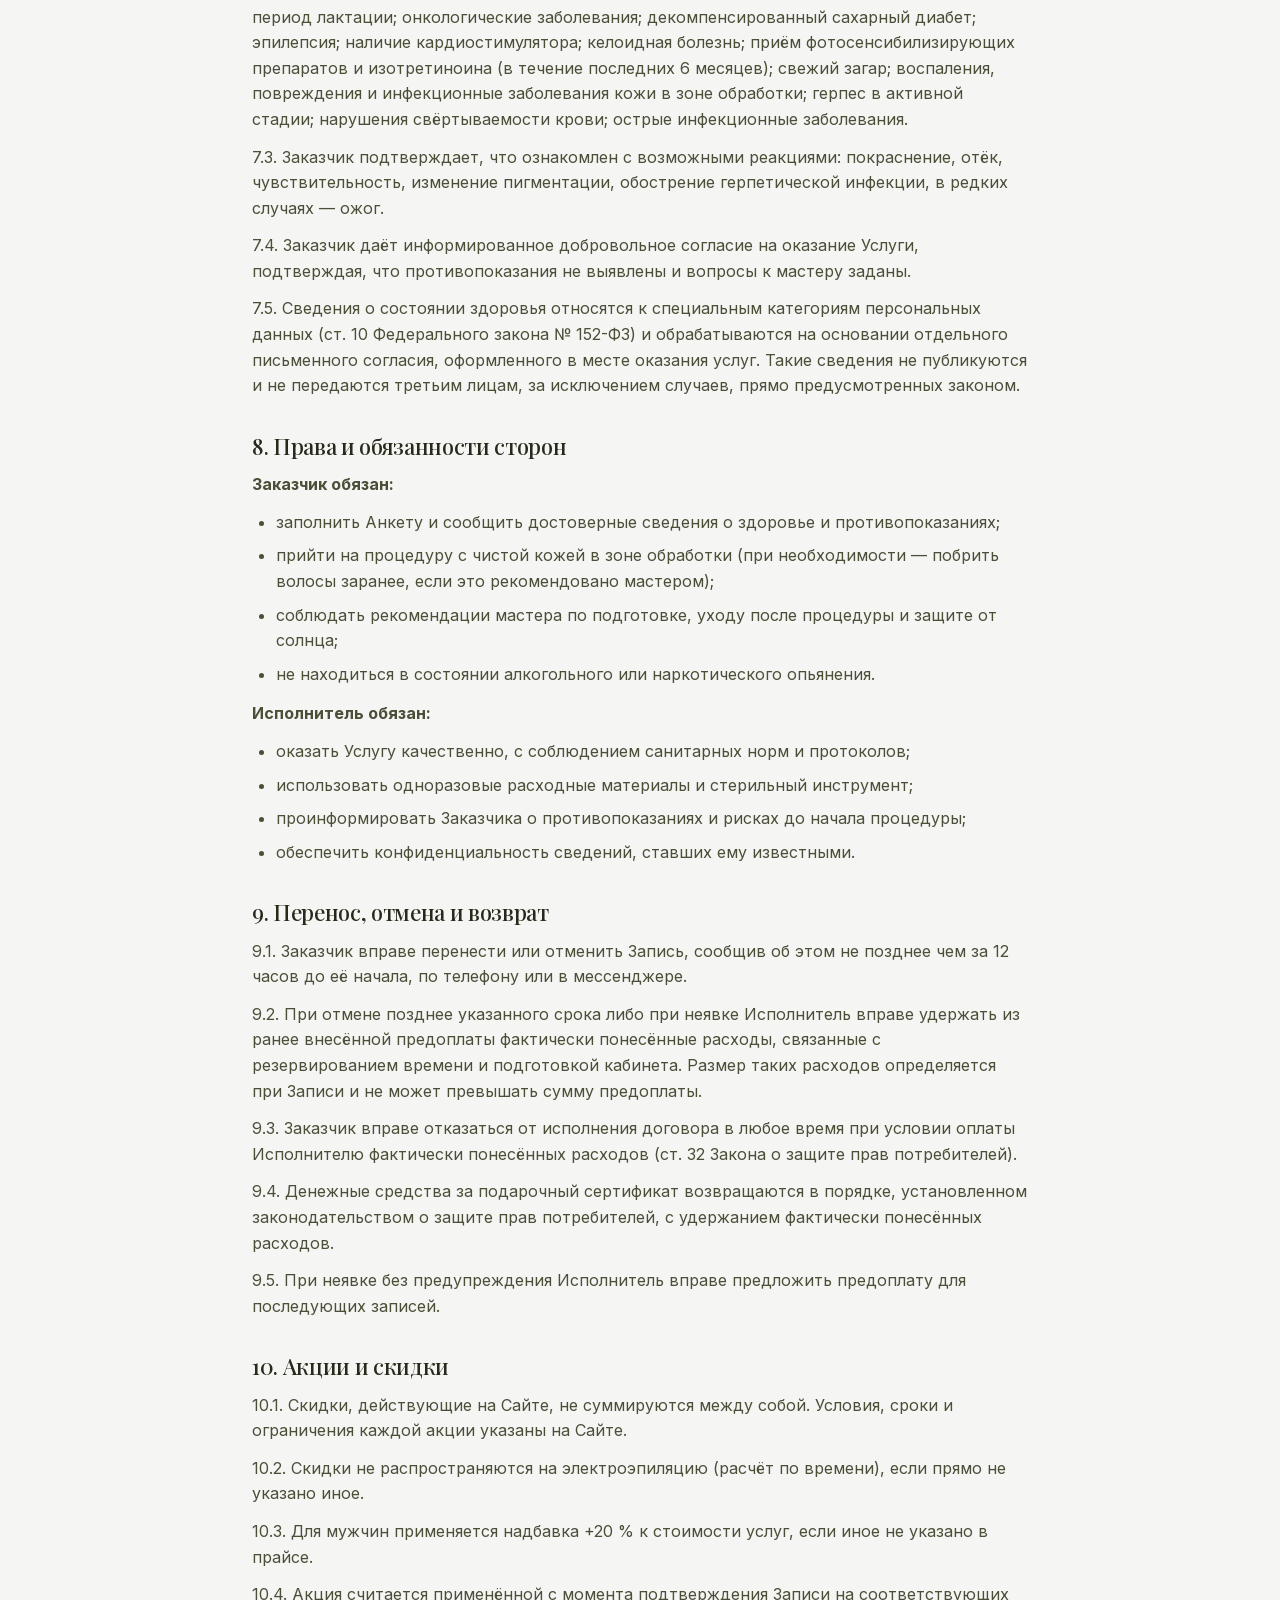
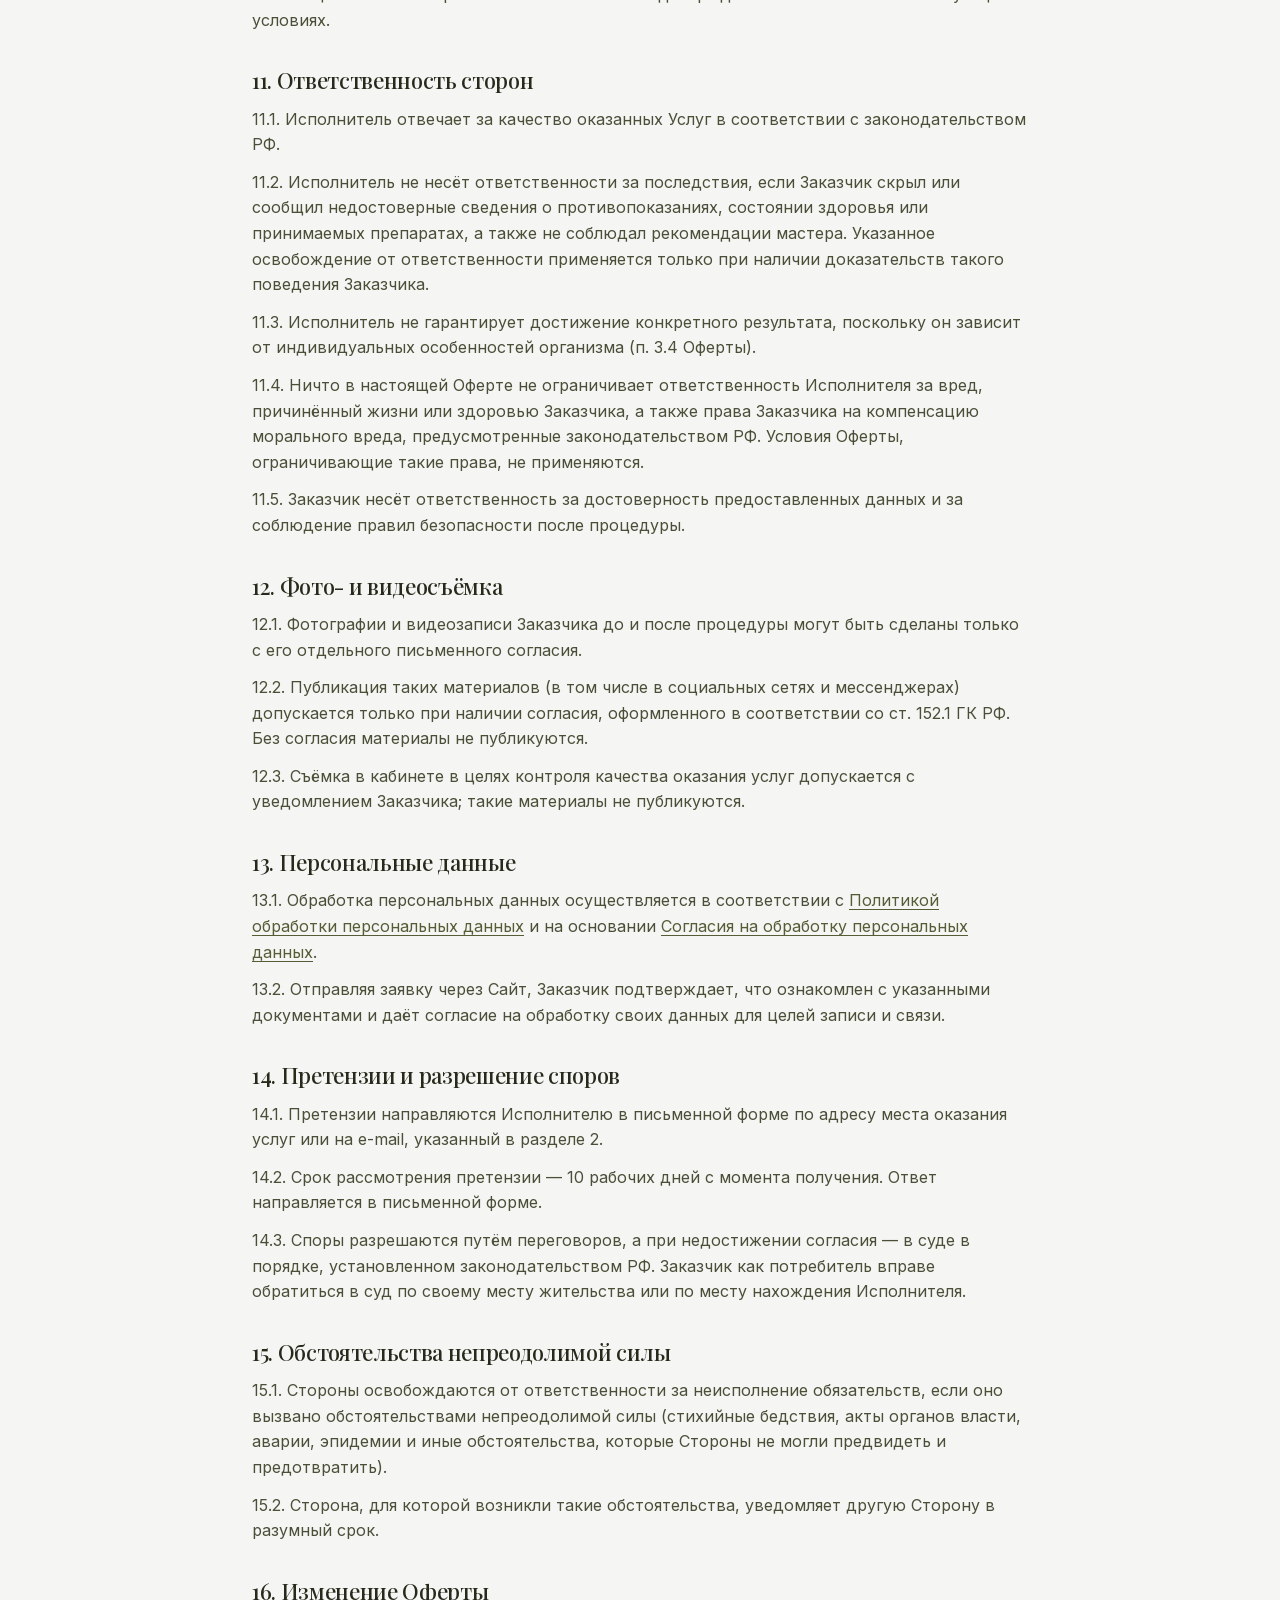
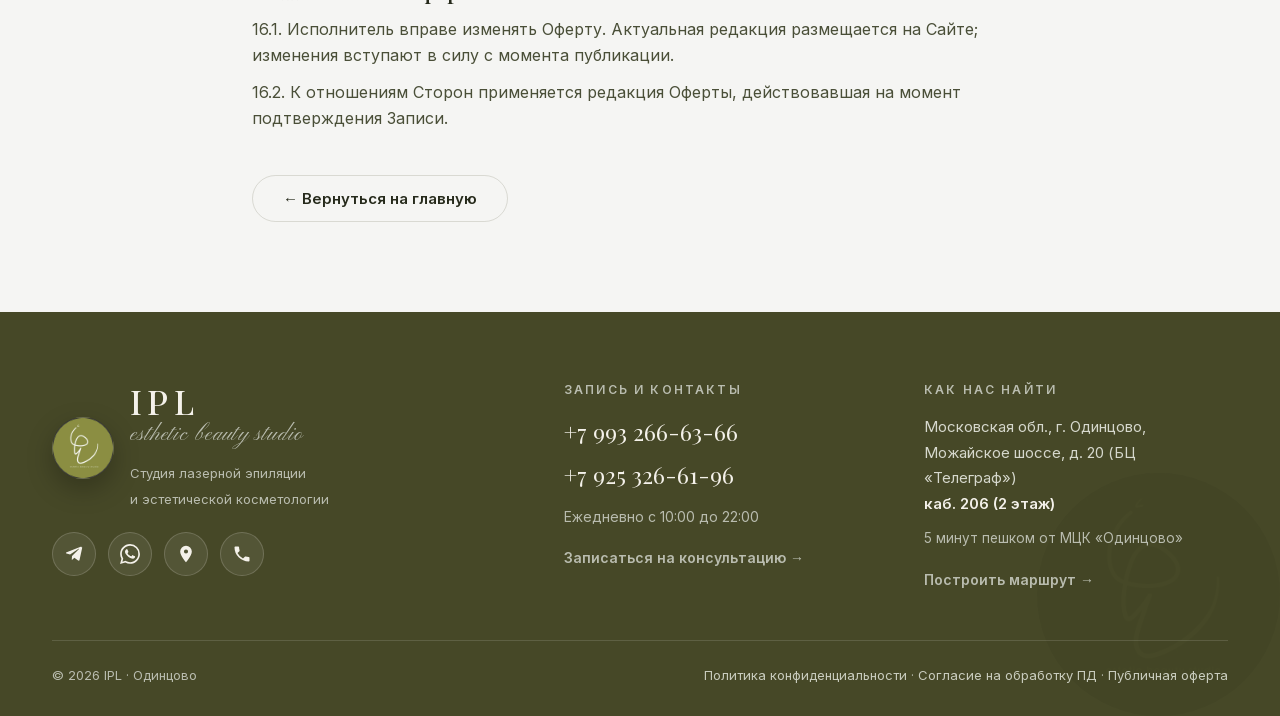
<file: offer.html>
<!DOCTYPE html>
<html lang="ru">
<head>
  <meta charset="UTF-8">
  <meta name="viewport" content="width=device-width, initial-scale=1.0">
  <title>Публичная оферта — IPL в Одинцово</title>
  <meta name="description" content="Публичная оферта на оказание услуг лазерной, электроэпиляции и омоложения кожи в студии IPL в Одинцове.">
  <link rel="icon" href="assets/icons/favicon-32.png?v=3" type="image/png" sizes="32x32">
  <link rel="icon" href="assets/icons/favicon-64.png?v=3" type="image/png" sizes="64x64">
  <link rel="icon" href="favicon.ico?v=3" sizes="any">
  <link rel="apple-touch-icon" href="apple-touch-icon.png?v=3">
  <link rel="manifest" href="site.webmanifest">
  <link rel="preload" href="assets/fonts/playfair-display-cyrillic.woff2" as="font" type="font/woff2" crossorigin>
  <link rel="preload" href="assets/fonts/inter-cyrillic.woff2" as="font" type="font/woff2" crossorigin>
  <link rel="stylesheet" href="assets/fonts/fonts.css">
  <meta property="og:type" content="website">
  <meta property="og:locale" content="ru_RU">
  <meta property="og:site_name" content="IPL в Одинцово">
  <meta property="og:title" content="Публичная оферта — IPL в Одинцово">
  <meta property="og:description" content="Публичная оферта на оказание услуг лазерной, электроэпиляции и омоложения кожи в студии IPL в Одинцове.">
  <meta property="og:url" content="https://ipl-odintsovo.ru/offer.html">
  <meta property="og:image" content="https://ipl-odintsovo.ru/assets/img/og-image.png">
  <meta property="og:image:width" content="1200">
  <meta property="og:image:height" content="630">
  <meta property="og:image:alt" content="IPL — студия лазерной эпиляции в Одинцове, БЦ «Телеграф»">
  <meta name="twitter:card" content="summary_large_image">
  <meta name="twitter:title" content="Публичная оферта — IPL в Одинцово">
  <meta name="twitter:description" content="Публичная оферта на оказание услуг лазерной, электроэпиляции и омоложения кожи в студии IPL в Одинцове.">
  <meta name="twitter:image" content="https://ipl-odintsovo.ru/assets/img/og-image.png">
  <link rel="stylesheet" href="style.css?v=35">
</head>
<body>

  <header class="head">
    <input type="checkbox" id="nav-toggle" class="nav-toggle" aria-label="Открыть меню">
    <div class="wrap head__in">
      <a class="brand" href="index.html">
        <span class="brand__mark" aria-hidden="true"></span>
        <span class="brand__text">
          <span class="brand__name">IPL</span>
          <span class="brand__latin">esthetic beauty studio</span>
          <span class="brand__sub">Одинцово · БЦ Телеграф</span>
        </span>
      </a>
      <nav class="nav" aria-label="Основная навигация">
        <a href="index.html#laser">1S PRO</a>
        <a href="index.html#indiba">INDIBA</a>
        <a href="index.html#microterm">Электроэпиляция</a>
        <a href="index.html#zones">Прайс</a>
        <a href="index.html#team">Мастера</a>
        <a href="index.html#reviews">Отзывы</a>
        <a href="index.html#faq">Вопросы</a>
      </nav>
      <a class="pill pill--sm" href="index.html#booking">Записаться</a>
      <label class="burger" for="nav-toggle" aria-hidden="true"><span></span></label>
    </div>
  </header>

  <main class="legal">
    <div class="wrap legal__wrap">
      <p class="kicker">Документы</p>
      <h1 class="legal__title">Публичная оферта</h1>
      <p class="legal__meta">Редакция от 22 октября 2026 года</p>

      <section class="legal__block">
        <h2>1. Общие положения</h2>
        <p>1.1. Настоящий документ является публичной офертой (ст. 435, 437 ГК РФ)
          и содержит предложение Исполнителя заключить договор возмездного оказания
          услуг (гл. 39 ГК РФ) на изложенных ниже условиях. Оферта адресована
          неопределённому кругу лиц.</p>
        <p>1.2. Отношения Сторон регулируются ГК РФ, Законом РФ от 07.02.1992
          № 2300-1 «О защите прав потребителей» (далее — Закон о защите прав
          потребителей), Правилами бытового обслуживания населения, утверждёнными
          постановлением Правительства РФ от 21.09.2020 № 1514, и иными
          нормативными правовыми актами.</p>
        <p>1.3. Термины:</p>
        <ul class="legal__list">
          <li><b>Сайт</b> — интернет-ресурс, на котором размещена настоящая Оферта;</li>
          <li><b>Исполнитель</b> — лицо, указанное в разделе 2 настоящей Оферты;</li>
          <li><b>Заказчик</b> — физическое лицо, обратившееся за оказанием Услуг;</li>
          <li><b>Услуги</b> — эстетические (бытовые) услуги, перечисленные в разделе 3;</li>
          <li><b>Запись</b> — согласованные Сторонами дата и время визита;</li>
          <li><b>Анкета</b> — опросный лист о состоянии здоровья и противопоказаниях.</li>
        </ul>
        <p>1.4. Акцептом Оферты (полным и безоговорочным принятием её условий) признаётся
          любое из действий Заказчика: оплата Услуг, подтверждённая Запись либо
          фактическое начало оказания Услуг. С момента акцепта договор считается
          заключённым на условиях настоящей Оферты.</p>
        <p>1.5. Оферта не является медицинской консультацией, диагнозом или
          рекомендацией по лечению.</p>
      </section>

      <section class="legal__block">
        <h2>2. Сведения об Исполнителе</h2>
        <ul class="legal__list">
          <li><b>Наименование / ФИО:</b> [ЗАПОЛНИТЬ]</li>
          <li><b>ОГРН / ОГРНИП:</b> [ЗАПОЛНИТЬ]</li>
          <li><b>ИНН:</b> [ЗАПОЛНИТЬ]</li>
          <li><b>Адрес места оказания услуг:</b> 143000, Московская область,
            г. Одинцово, Можайское шоссе, д. 20, БЦ «Телеграф», 2 этаж, каб. 206</li>
          <li><b>Режим работы:</b> ежедневно с 10:00 до 22:00 (по предварительной записи)</li>
          <li><b>Телефоны:</b> +7 993 266-63-66, +7 925 326-61-96</li>
          <li><b>E-mail:</b> [ЗАПОЛНИТЬ]</li>
          <li><b>Сайт:</b> https://ipl-odintsovo.ru/</li>
          <li><b>Система налогообложения:</b> [НПД / УСН / ОСНО] — чек выдаётся
            в соответствии с законодательством РФ</li>
        </ul>
      </section>

      <section class="legal__block">
        <h2>3. Предмет договора</h2>
        <p>3.1. Исполнитель оказывает следующие Услуги:</p>
        <ul class="legal__list">
          <li>эпиляция с применением аппарата интенсивного импульсного света (IPL)
            1S PRO — воздействие широкополосным импульсным светом;</li>
          <li>электроэпиляция аппаратом МИКРОТЕРМ 5М (иглы Pro-Tec®), расчёт по времени —
            35 ₽ за минуту;</li>
          <li>RF-процедуры на аппарате INDIBA (частота 448 кГц) — омоложение,
            тонус кожи, коррекция фигуры;</li>
          <li>консультация и подбор протокола процедуры.</li>
        </ul>
        <p>3.2. Услуги носят <b>эстетический (бытовой) характер</b>, не являются
          медицинскими услугами, не предназначены для диагностики, лечения или
          профилактики заболеваний и не заменяют обращение к врачу. При наличии
          медицинских показаний Заказчику рекомендуется обратиться в медицинскую
          организацию.</p>
        <p>3.3. Исполнитель информирует, что воздействие аппарата 1S PRO является
          световым (IPL), а не лазерным излучением.</p>
        <p>3.4. Результат Услуг зависит от индивидуальных особенностей организма
          (тип кожи, гормональный фон, приём лекарств, соблюдение рекомендаций),
          поэтому достижение конкретного результата и точное количество процедур
          не гарантируются.</p>
        <p>3.5. Перечень зон, стоимость и продолжительность процедур указаны в разделе
          «Цены» на Сайте.</p>
      </section>

      <section class="legal__block">
        <h2>4. Цены и порядок оплаты</h2>
        <p>4.1. Стоимость Услуг определяется прайс-листом, действующим на Сайте
          на момент подтверждения Записи.</p>
        <p>4.2. Исполнитель вправе изменять цены и условия акций. Изменение цен
          не распространяется на уже подтверждённые Записи.</p>
        <p>4.3. Оплата производится наличными, банковской картой или переводом
          по QR-коду непосредственно в месте оказания услуг, если иной порядок
          не согласован при Записи. Чек выдаётся в соответствии с законодательством РФ.</p>
        <p>4.4. Подарочный сертификат приобретается в полном объёме в момент выдачи
          и действует 6 месяцев с даты выдачи, если иной срок не указан на сертификате.
          Сертификат является авансом за Услуги; порядок возврата — по разделу 9.</p>
      </section>

      <section class="legal__block">
        <h2>5. Порядок оказания услуг</h2>
        <ul class="legal__list">
          <li>Запись производится по телефону, в мессенджерах или через форму на Сайте.
            Запись считается подтверждённой после обратной связи Исполнителя.</li>
          <li>Заказчик приходит к назначенному времени. Рекомендуемое время прибытия —
            за 5–10 минут до процедуры.</li>
          <li>При опоздании более чем на 10 минут время процедуры может быть сокращено
            или визит перенесён, поскольку время мастера зарезервировано.</li>
          <li>Перед процедурой проводится консультация: мастер выявляет противопоказания,
            определяет зону обработки и согласует протокол.</li>
          <li>Исполнитель вправе отказать в оказании Услуги, если имеются противопоказания,
            Заказчик находится в состоянии алкогольного или наркотического опьянения,
            проявляет агрессию либо не достиг возраста, указанного в разделе 6.
            Отказ по указанным основаниям не является дискриминацией.</li>
        </ul>
      </section>

      <section class="legal__block">
        <h2>6. Возраст Заказчика</h2>
        <p>6.1. Услуги оказываются лицам, достигшим 18 лет.</p>
        <p>6.2. Лицам от 14 до 18 лет Услуги оказываются только при наличии
          письменного согласия законного представителя и в его присутствии.</p>
        <p>6.3. Лицам, не достигшим 14 лет, Услуги оказываются только в присутствии
          законного представителя и при наличии письменного согласия.</p>
      </section>

      <section class="legal__block">
        <h2>7. Анкета, противопоказания и информированное согласие</h2>
        <p>7.1. До начала процедуры Заказчик заполняет Анкету и достоверно сообщает
          о состоянии здоровья, перенесённых заболеваниях, беременности, приёме
          лекарств и известных аллергических реакциях.</p>
        <p>7.2. Основные противопоказания (перечень не является исчерпывающим):
          беременность и период лактации; онкологические заболевания; декомпенсированный
          сахарный диабет; эпилепсия; наличие кардиостимулятора; келоидная болезнь;
          приём фотосенсибилизирующих препаратов и изотретиноина (в течение последних
          6 месяцев); свежий загар; воспаления, повреждения и инфекционные заболевания
          кожи в зоне обработки; герпес в активной стадии; нарушения свёртываемости
          крови; острые инфекционные заболевания.</p>
        <p>7.3. Заказчик подтверждает, что ознакомлен с возможными реакциями:
          покраснение, отёк, чувствительность, изменение пигментации, обострение
          герпетической инфекции, в редких случаях — ожог.</p>
        <p>7.4. Заказчик даёт информированное добровольное согласие на оказание Услуги,
          подтверждая, что противопоказания не выявлены и вопросы к мастеру заданы.</p>
        <p>7.5. Сведения о состоянии здоровья относятся к специальным категориям
          персональных данных (ст. 10 Федерального закона № 152-ФЗ) и обрабатываются
          на основании отдельного письменного согласия, оформленного в месте оказания
          услуг. Такие сведения не публикуются и не передаются третьим лицам,
          за исключением случаев, прямо предусмотренных законом.</p>
      </section>

      <section class="legal__block">
        <h2>8. Права и обязанности сторон</h2>
        <p><b>Заказчик обязан:</b></p>
        <ul class="legal__list">
          <li>заполнить Анкету и сообщить достоверные сведения о здоровье
            и противопоказаниях;</li>
          <li>прийти на процедуру с чистой кожей в зоне обработки (при необходимости —
            побрить волосы заранее, если это рекомендовано мастером);</li>
          <li>соблюдать рекомендации мастера по подготовке, уходу после процедуры
            и защите от солнца;</li>
          <li>не находиться в состоянии алкогольного или наркотического опьянения.</li>
        </ul>
        <p><b>Исполнитель обязан:</b></p>
        <ul class="legal__list">
          <li>оказать Услугу качественно, с соблюдением санитарных норм и протоколов;</li>
          <li>использовать одноразовые расходные материалы и стерильный инструмент;</li>
          <li>проинформировать Заказчика о противопоказаниях и рисках до начала
            процедуры;</li>
          <li>обеспечить конфиденциальность сведений, ставших ему известными.</li>
        </ul>
      </section>

      <section class="legal__block">
        <h2>9. Перенос, отмена и возврат</h2>
        <p>9.1. Заказчик вправе перенести или отменить Запись, сообщив об этом
          не позднее чем за 12 часов до её начала, по телефону или в мессенджере.</p>
        <p>9.2. При отмене позднее указанного срока либо при неявке Исполнитель вправе
          удержать из ранее внесённой предоплаты фактически понесённые расходы,
          связанные с резервированием времени и подготовкой кабинета. Размер таких
          расходов определяется при Записи и не может превышать сумму предоплаты.</p>
        <p>9.3. Заказчик вправе отказаться от исполнения договора в любое время
          при условии оплаты Исполнителю фактически понесённых расходов
          (ст. 32 Закона о защите прав потребителей).</p>
        <p>9.4. Денежные средства за подарочный сертификат возвращаются в порядке,
          установленном законодательством о защите прав потребителей, с удержанием
          фактически понесённых расходов.</p>
        <p>9.5. При неявке без предупреждения Исполнитель вправе предложить
          предоплату для последующих записей.</p>
      </section>

      <section class="legal__block">
        <h2>10. Акции и скидки</h2>
        <p>10.1. Скидки, действующие на Сайте, не суммируются между собой.
          Условия, сроки и ограничения каждой акции указаны на Сайте.</p>
        <p>10.2. Скидки не распространяются на электроэпиляцию (расчёт по времени),
          если прямо не указано иное.</p>
        <p>10.3. Для мужчин применяется надбавка +20 % к стоимости услуг,
          если иное не указано в прайсе.</p>
        <p>10.4. Акция считается применённой с момента подтверждения Записи
          на соответствующих условиях.</p>
      </section>

      <section class="legal__block">
        <h2>11. Ответственность сторон</h2>
        <p>11.1. Исполнитель отвечает за качество оказанных Услуг в соответствии
          с законодательством РФ.</p>
        <p>11.2. Исполнитель не несёт ответственности за последствия, если Заказчик
          скрыл или сообщил недостоверные сведения о противопоказаниях, состоянии
          здоровья или принимаемых препаратах, а также не соблюдал рекомендации
          мастера. Указанное освобождение от ответственности применяется только
          при наличии доказательств такого поведения Заказчика.</p>
        <p>11.3. Исполнитель не гарантирует достижение конкретного результата,
          поскольку он зависит от индивидуальных особенностей организма
          (п. 3.4 Оферты).</p>
        <p>11.4. Ничто в настоящей Оферте не ограничивает ответственность Исполнителя
          за вред, причинённый жизни или здоровью Заказчика, а также права Заказчика
          на компенсацию морального вреда, предусмотренные законодательством РФ.
          Условия Оферты, ограничивающие такие права, не применяются.</p>
        <p>11.5. Заказчик несёт ответственность за достоверность предоставленных
          данных и за соблюдение правил безопасности после процедуры.</p>
      </section>

      <section class="legal__block">
        <h2>12. Фото- и видеосъёмка</h2>
        <p>12.1. Фотографии и видеозаписи Заказчика до и после процедуры могут быть
          сделаны только с его отдельного письменного согласия.</p>
        <p>12.2. Публикация таких материалов (в том числе в социальных сетях
          и мессенджерах) допускается только при наличии согласия, оформленного
          в соответствии со ст. 152.1 ГК РФ. Без согласия материалы не публикуются.</p>
        <p>12.3. Съёмка в кабинете в целях контроля качества оказания услуг
          допускается с уведомлением Заказчика; такие материалы не публикуются.</p>
      </section>

      <section class="legal__block">
        <h2>13. Персональные данные</h2>
        <p>13.1. Обработка персональных данных осуществляется в соответствии
          с <a href="privacy.html">Политикой обработки персональных данных</a>
          и на основании <a href="consent.html">Согласия на обработку персональных
          данных</a>.</p>
        <p>13.2. Отправляя заявку через Сайт, Заказчик подтверждает, что ознакомлен
          с указанными документами и даёт согласие на обработку своих данных
          для целей записи и связи.</p>
      </section>

      <section class="legal__block">
        <h2>14. Претензии и разрешение споров</h2>
        <p>14.1. Претензии направляются Исполнителю в письменной форме по адресу
          места оказания услуг или на e-mail, указанный в разделе 2.</p>
        <p>14.2. Срок рассмотрения претензии — 10 рабочих дней с момента получения.
          Ответ направляется в письменной форме.</p>
        <p>14.3. Споры разрешаются путём переговоров, а при недостижении согласия —
          в суде в порядке, установленном законодательством РФ. Заказчик как
          потребитель вправе обратиться в суд по своему месту жительства
          или по месту нахождения Исполнителя.</p>
      </section>

      <section class="legal__block">
        <h2>15. Обстоятельства непреодолимой силы</h2>
        <p>15.1. Стороны освобождаются от ответственности за неисполнение обязательств,
          если оно вызвано обстоятельствами непреодолимой силы (стихийные бедствия,
          акты органов власти, аварии, эпидемии и иные обстоятельства, которые Стороны
          не могли предвидеть и предотвратить).</p>
        <p>15.2. Сторона, для которой возникли такие обстоятельства, уведомляет
          другую Сторону в разумный срок.</p>
      </section>

      <section class="legal__block">
        <h2>16. Изменение Оферты</h2>
        <p>16.1. Исполнитель вправе изменять Оферту. Актуальная редакция размещается
          на Сайте; изменения вступают в силу с момента публикации.</p>
        <p>16.2. К отношениям Сторон применяется редакция Оферты, действовавшая
          на момент подтверждения Записи.</p>
      </section>

      <p class="legal__back"><a class="pill pill--ghost" href="index.html">← Вернуться на главную</a></p>
    </div>
  </main>

  <footer class="footer">
    <div class="footer__label" aria-hidden="true">
      <img src="assets/img/logo-white.webp" alt="" width="512" height="512">
    </div>
    <div class="wrap">
      <div class="footer__grid">

        <div class="footer__brand-col">
          <div class="footer__mark">
            <span class="footer__mark-img" aria-hidden="true"></span>
            <span class="footer__mark-text">
              <b class="footer__name">IPL</b>
              <span class="footer__latin">esthetic beauty studio</span>
              <span class="footer__tagline">Студия лазерной эпиляции<br>и эстетической косметологии</span>
            </span>
          </div>
          <div class="footer__social">
            <a href="https://t.me/iplstudioo" rel="noopener" aria-label="Telegram: +7 993 266-63-66">
              <svg viewBox="0 0 24 24" fill="currentColor" aria-hidden="true"><path d="M21.9 4.3 18.7 19c-.2 1-.8 1.2-1.7.8l-4.6-3.4-2.2 2.2c-.2.2-.4.4-.9.4l.3-4.6L18 5.9c.3-.3-.1-.4-.5-.2L7.3 12.6l-4.3-1.3c-.9-.3-.9-.9.2-1.4l16.8-6.5c.8-.3 1.5.2 1.3.9Z"/></svg>
            </a>
            <a href="https://wa.me/message/I47FFEBZUZ3HM1" rel="noopener" aria-label="WhatsApp: +7 993 266-63-66">
              <svg viewBox="0 0 24 24" fill="currentColor" aria-hidden="true"><path d="M17.472 14.382c-.297-.149-1.758-.867-2.03-.967-.273-.099-.471-.148-.67.15-.197.297-.767.966-.94 1.164-.173.199-.347.223-.644.075-.297-.15-1.255-.463-2.39-1.475-.883-.788-1.48-1.761-1.653-2.059-.173-.297-.018-.458.13-.606.134-.133.298-.347.446-.52.149-.174.198-.298.298-.497.099-.198.05-.371-.025-.52-.075-.149-.669-1.612-.916-2.207-.242-.579-.487-.5-.669-.51-.173-.008-.371-.01-.57-.01-.198 0-.52.074-.792.372-.272.297-1.04 1.016-1.04 2.479 0 1.462 1.065 2.875 1.213 3.074.149.198 2.096 3.2 5.077 4.487.709.306 1.262.489 1.694.625.712.227 1.36.195 1.871.118.571-.085 1.758-.719 2.006-1.413.248-.694.248-1.289.173-1.413-.074-.124-.272-.198-.57-.347m-5.421 7.403h-.004a9.87 9.87 0 01-5.031-1.378l-.361-.214-3.741.982.998-3.648-.235-.374a9.86 9.86 0 01-1.51-5.26c.001-5.45 4.436-9.884 9.888-9.884 2.64 0 5.122 1.03 6.988 2.898a9.825 9.825 0 012.893 6.994c-.003 5.45-4.437 9.884-9.885 9.884m8.413-18.297A11.815 11.815 0 0012.05 0C5.495 0 .16 5.335.157 11.892c0 2.096.547 4.142 1.588 5.945L.057 24l6.305-1.654a11.882 11.882 0 005.683 1.448h.005c6.554 0 11.89-5.335 11.893-11.893a11.821 11.821 0 00-3.48-8.413Z"/></svg>
            </a>
            <a href="https://yandex.ru/maps/org/90123463608/" rel="noopener" aria-label="Яндекс.Карты">
              <svg viewBox="0 0 24 24" fill="currentColor" aria-hidden="true"><path d="M12 2a7 7 0 0 0-7 7c0 5.2 7 13 7 13s7-7.8 7-13a7 7 0 0 0-7-7Zm0 9.5A2.5 2.5 0 1 1 12 6.5a2.5 2.5 0 0 1 0 5Z"/></svg>
            </a>
            <a href="tel:+79253266196" aria-label="Позвонить: +7 925 326-61-96">
              <svg viewBox="0 0 24 24" fill="currentColor" aria-hidden="true"><path d="M6.6 10.8a15 15 0 0 0 6.6 6.6l2.2-2.2c.3-.3.7-.4 1-.2 1.2.4 2.4.6 3.6.6.6 0 1 .4 1 1V20c0 .6-.4 1-1 1A17 17 0 0 1 3 4c0-.6.4-1 1-1h3.5c.6 0 1 .4 1 1 0 1.3.2 2.5.6 3.6.1.4 0 .8-.2 1l-2.3 2.2Z"/></svg>
            </a>
          </div>
        </div>

        <div class="footer__col">
          <p class="footer__title">Запись и контакты</p>
          <a class="footer__phone" href="tel:+79932666366">+7 993 266-63-66</a>
          <a class="footer__phone" href="tel:+79253266196">+7 925 326-61-96</a>
          <p class="footer__hours">Ежедневно с 10:00 до 22:00</p>
          <a class="footer__link" href="index.html#booking">Записаться на консультацию →</a>
        </div>

        <div class="footer__col">
          <p class="footer__title">Как нас найти</p>
          <p class="footer__address">
            Московская обл., г. Одинцово,<br>
            Можайское шоссе, д. 20 (БЦ «Телеграф»)<br>
            <b>каб. 206 (2 этаж)</b>
          </p>
          <p class="footer__hint">5 минут пешком от МЦК «Одинцово»</p>
          <a class="footer__link" href="https://yandex.ru/maps/?ll=37.277413%2C55.674347&z=17&mode=routes&rtext=~55.674347%2C37.277413&text=%D0%9E%D0%B4%D0%B8%D0%BD%D1%86%D0%BE%D0%B2%D0%BE%2C%20%D0%9C%D0%BE%D0%B6%D0%B0%D0%B9%D1%81%D0%BA%D0%BE%D0%B5%20%D1%88%D0%BE%D1%81%D1%81%D0%B5%2C%2020" rel="noopener">Построить маршрут →</a>
        </div>

      </div>

      <div class="footer__bottom">
        <p>© 2026 IPL · Одинцово</p>
        <p><a href="privacy.html">Политика конфиденциальности</a> · <a href="consent.html">Согласие на обработку ПД</a> · <a href="offer.html">Публичная оферта</a></p>
      </div>
    </div>
  </footer>

</body>
</html>
</file>
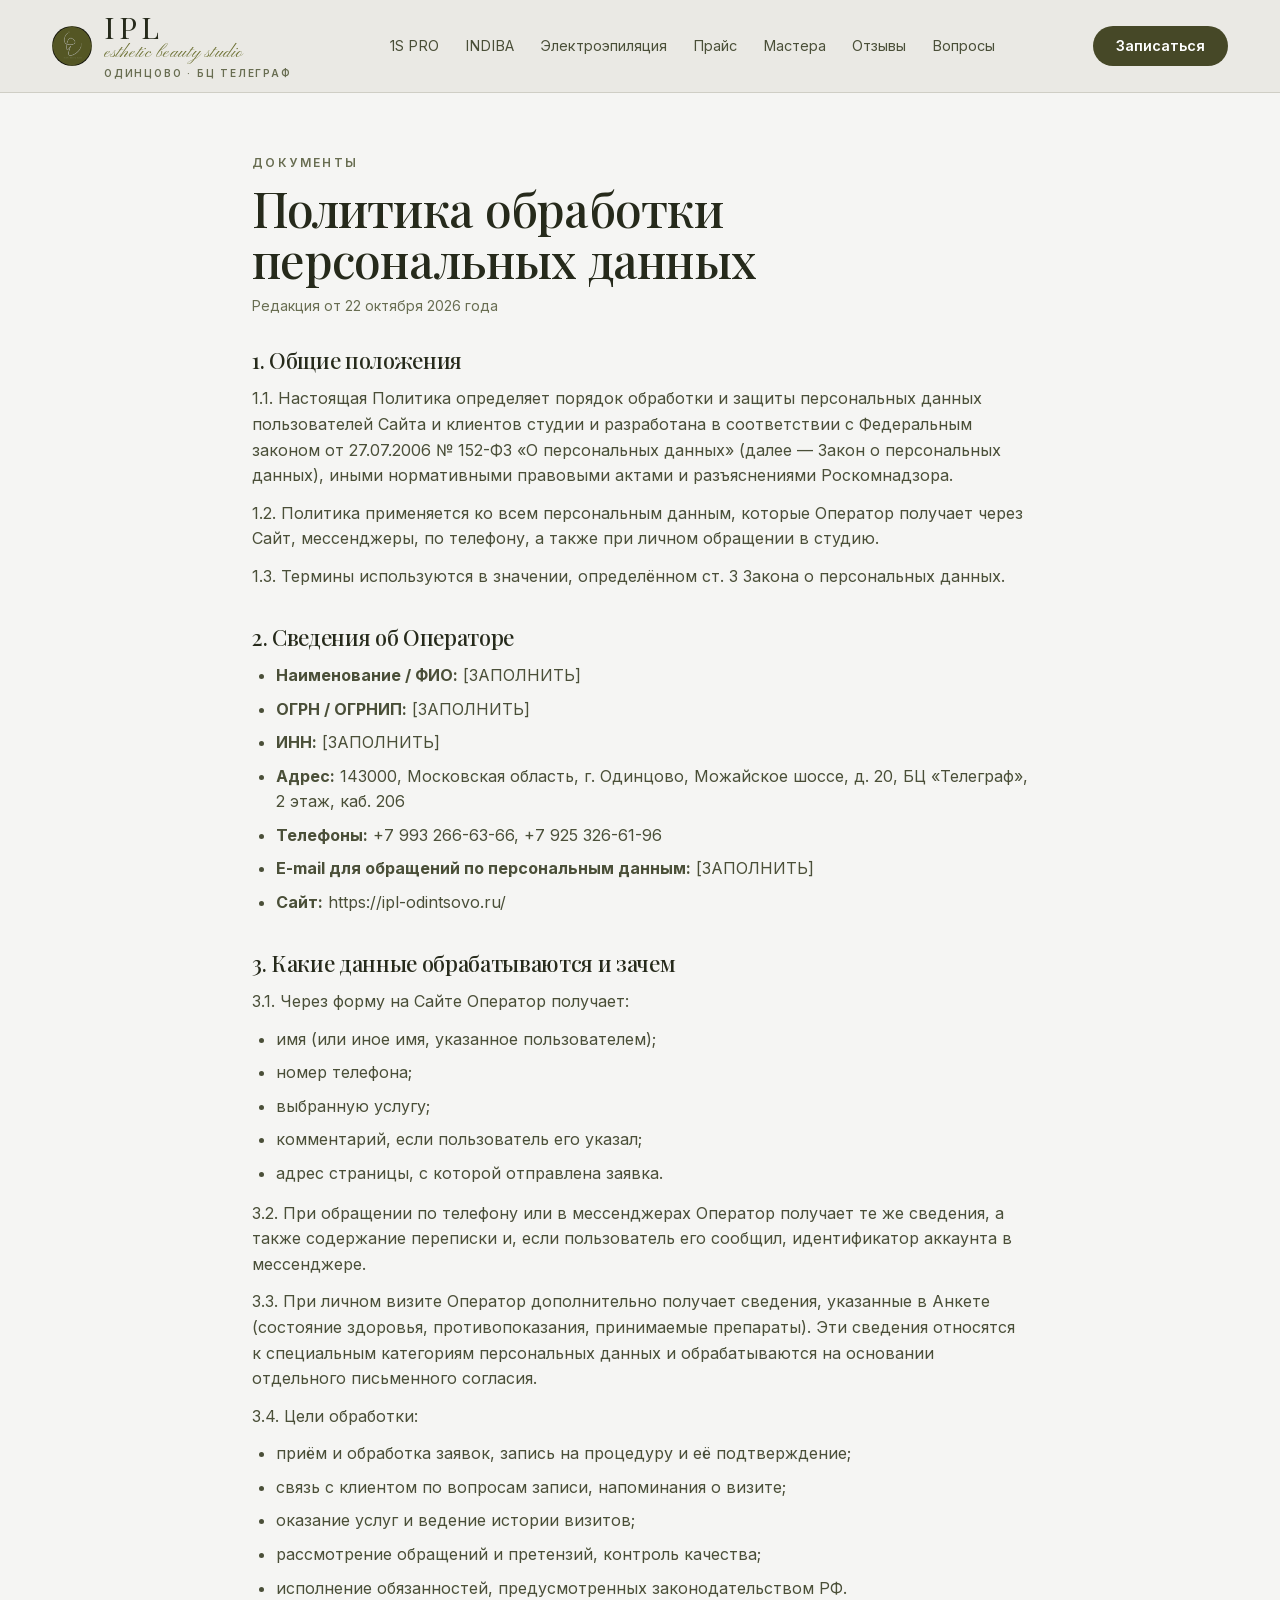
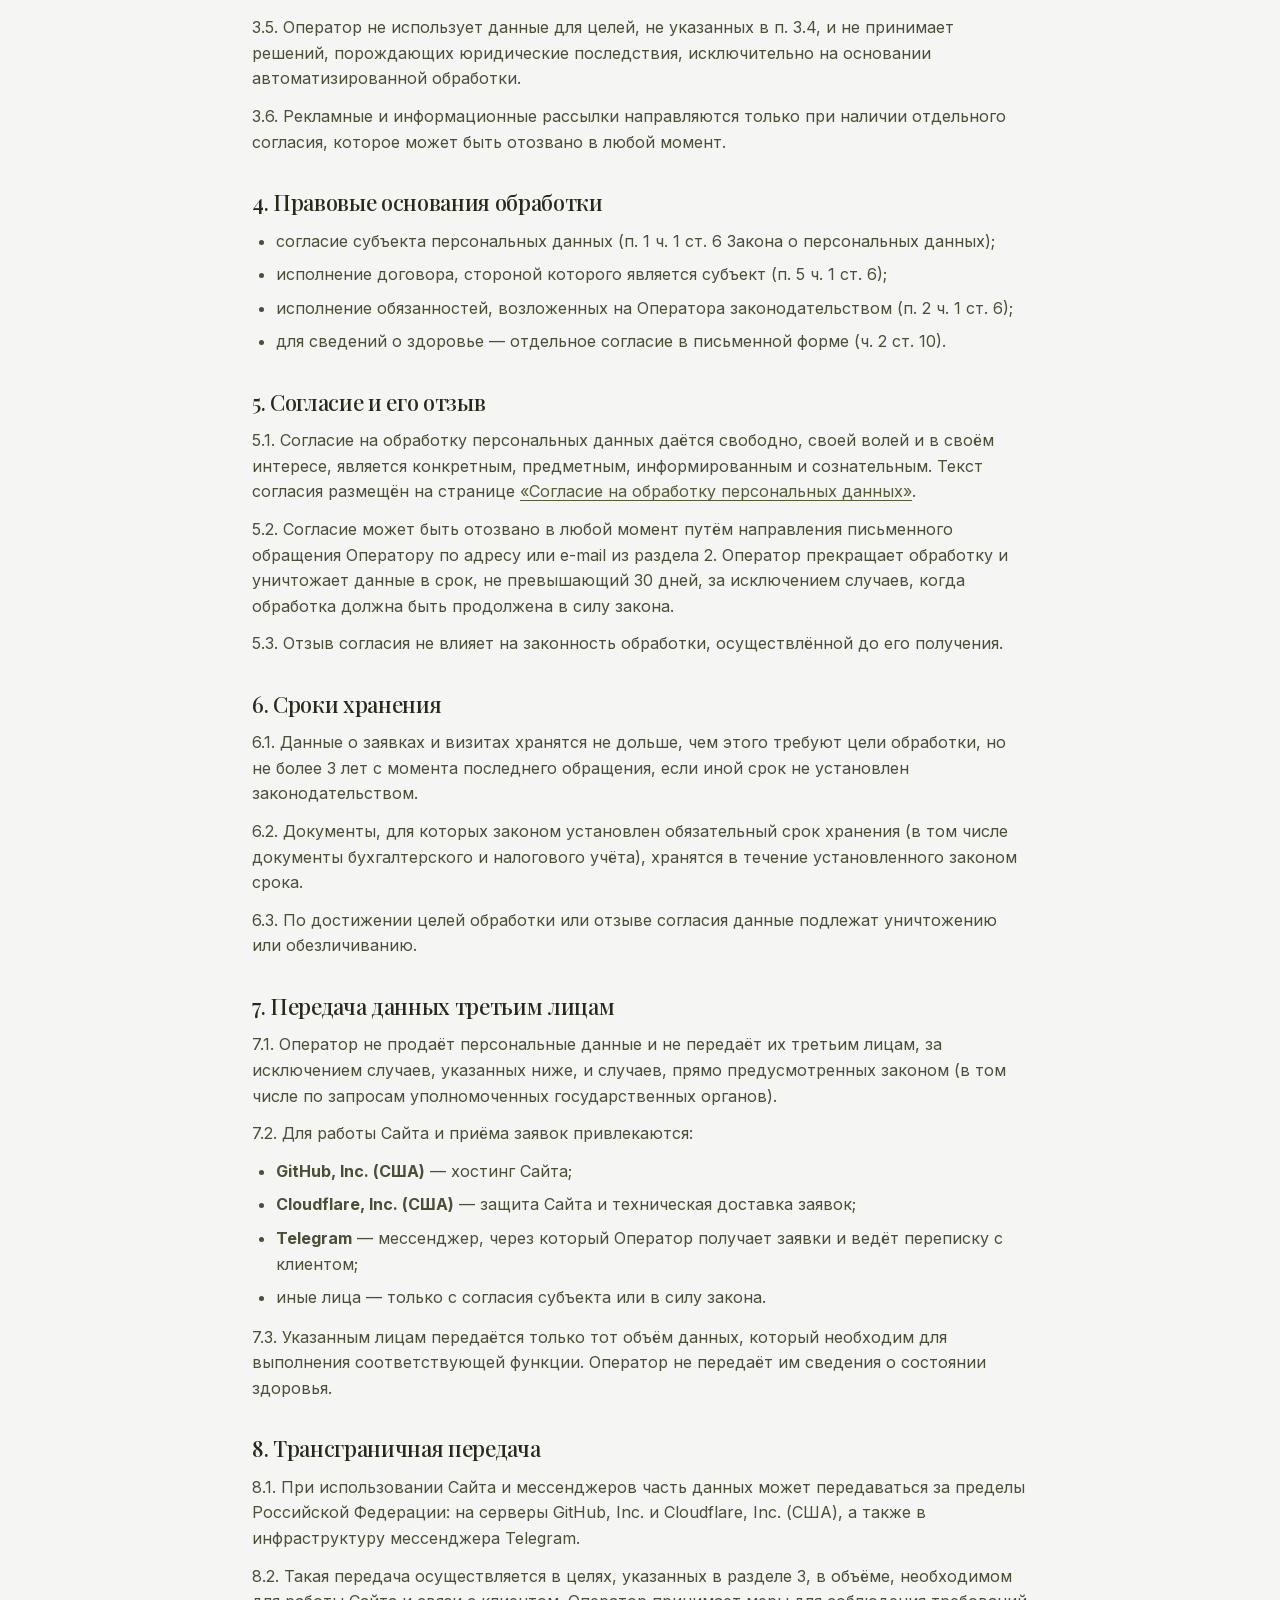
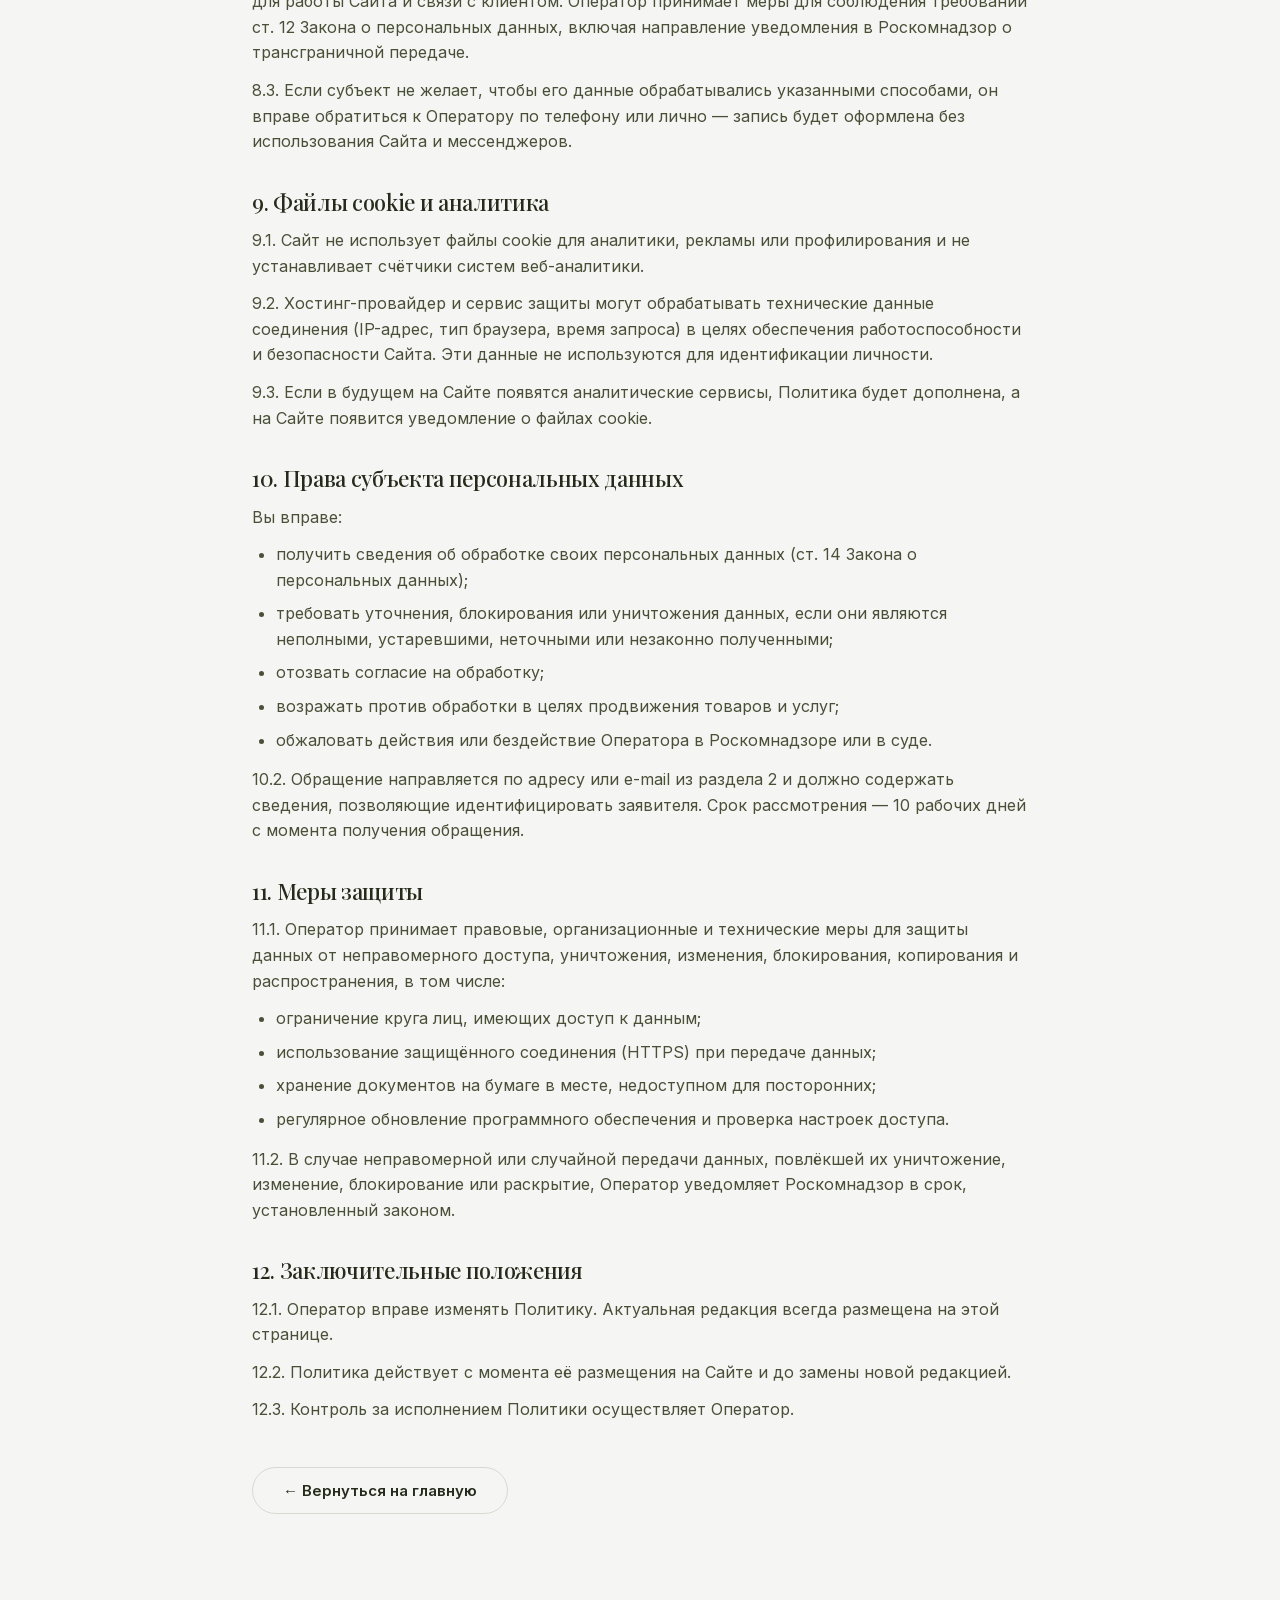
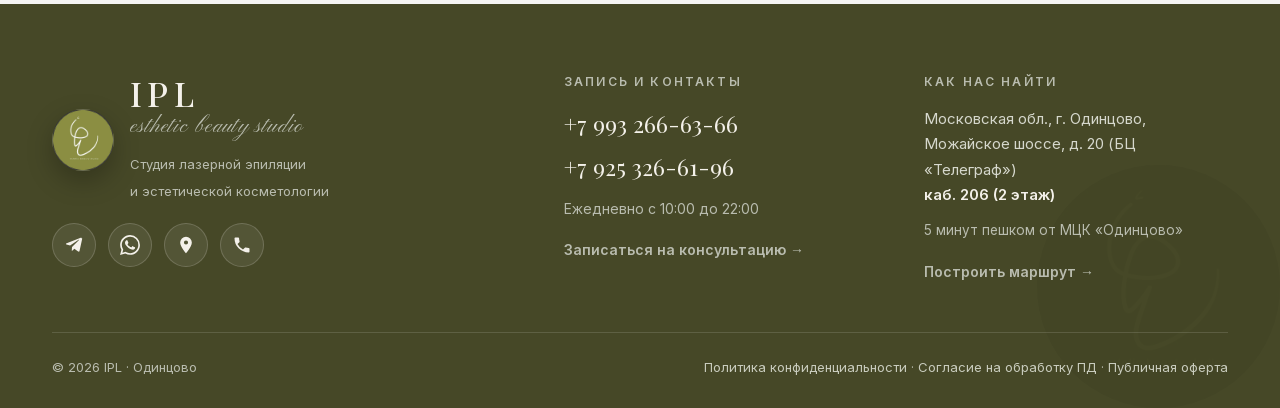
<file: privacy.html>
<!DOCTYPE html>
<html lang="ru">
<head>
  <meta charset="UTF-8">
  <meta name="viewport" content="width=device-width, initial-scale=1.0">
  <title>Политика обработки персональных данных — IPL в Одинцово</title>
  <meta name="description" content="Политика обработки персональных данных студии лазерной эпиляции IPL в Одинцове в соответствии с ФЗ-152.">
  <link rel="icon" href="assets/icons/favicon-32.png?v=3" type="image/png" sizes="32x32">
  <link rel="icon" href="assets/icons/favicon-64.png?v=3" type="image/png" sizes="64x64">
  <link rel="icon" href="favicon.ico?v=3" sizes="any">
  <link rel="apple-touch-icon" href="apple-touch-icon.png?v=3">
  <link rel="manifest" href="site.webmanifest">
  <link rel="preload" href="assets/fonts/playfair-display-cyrillic.woff2" as="font" type="font/woff2" crossorigin>
  <link rel="preload" href="assets/fonts/inter-cyrillic.woff2" as="font" type="font/woff2" crossorigin>
  <link rel="stylesheet" href="assets/fonts/fonts.css">
  <meta property="og:type" content="website">
  <meta property="og:locale" content="ru_RU">
  <meta property="og:site_name" content="IPL в Одинцово">
  <meta property="og:title" content="Политика обработки персональных данных — IPL в Одинцово">
  <meta property="og:description" content="Политика обработки персональных данных студии лазерной эпиляции IPL в Одинцове в соответствии с ФЗ-152.">
  <meta property="og:url" content="https://ipl-odintsovo.ru/privacy.html">
  <meta property="og:image" content="https://ipl-odintsovo.ru/assets/img/og-image.png">
  <meta property="og:image:width" content="1200">
  <meta property="og:image:height" content="630">
  <meta property="og:image:alt" content="IPL — студия лазерной эпиляции в Одинцове, БЦ «Телеграф»">
  <meta name="twitter:card" content="summary_large_image">
  <meta name="twitter:title" content="Политика обработки персональных данных — IPL в Одинцово">
  <meta name="twitter:description" content="Политика обработки персональных данных студии лазерной эпиляции IPL в Одинцове в соответствии с ФЗ-152.">
  <meta name="twitter:image" content="https://ipl-odintsovo.ru/assets/img/og-image.png">
  <link rel="stylesheet" href="style.css?v=35">
</head>
<body>

  <header class="head">
    <input type="checkbox" id="nav-toggle" class="nav-toggle" aria-label="Открыть меню">
    <div class="wrap head__in">
      <a class="brand" href="index.html">
        <span class="brand__mark" aria-hidden="true"></span>
        <span class="brand__text">
          <span class="brand__name">IPL</span>
          <span class="brand__latin">esthetic beauty studio</span>
          <span class="brand__sub">Одинцово · БЦ Телеграф</span>
        </span>
      </a>
      <nav class="nav" aria-label="Основная навигация">
        <a href="index.html#laser">1S PRO</a>
        <a href="index.html#indiba">INDIBA</a>
        <a href="index.html#microterm">Электроэпиляция</a>
        <a href="index.html#zones">Прайс</a>
        <a href="index.html#team">Мастера</a>
        <a href="index.html#reviews">Отзывы</a>
        <a href="index.html#faq">Вопросы</a>
      </nav>
      <a class="pill pill--sm" href="index.html#booking">Записаться</a>
      <label class="burger" for="nav-toggle" aria-hidden="true"><span></span></label>
    </div>
  </header>

  <main class="legal">
    <div class="wrap legal__wrap">
      <p class="kicker">Документы</p>
      <h1 class="legal__title">Политика обработки персональных данных</h1>
      <p class="legal__meta">Редакция от 22 октября 2026 года</p>

      <section class="legal__block">
        <h2>1. Общие положения</h2>
        <p>1.1. Настоящая Политика определяет порядок обработки и защиты персональных
          данных пользователей Сайта и клиентов студии и разработана в соответствии
          с Федеральным законом от 27.07.2006 № 152-ФЗ «О персональных данных»
          (далее — Закон о персональных данных), иными нормативными правовыми актами
          и разъяснениями Роскомнадзора.</p>
        <p>1.2. Политика применяется ко всем персональным данным, которые Оператор
          получает через Сайт, мессенджеры, по телефону, а также при личном
          обращении в студию.</p>
        <p>1.3. Термины используются в значении, определённом ст. 3 Закона
          о персональных данных.</p>
      </section>

      <section class="legal__block">
        <h2>2. Сведения об Операторе</h2>
        <ul class="legal__list">
          <li><b>Наименование / ФИО:</b> [ЗАПОЛНИТЬ]</li>
          <li><b>ОГРН / ОГРНИП:</b> [ЗАПОЛНИТЬ]</li>
          <li><b>ИНН:</b> [ЗАПОЛНИТЬ]</li>
          <li><b>Адрес:</b> 143000, Московская область, г. Одинцово,
            Можайское шоссе, д. 20, БЦ «Телеграф», 2 этаж, каб. 206</li>
          <li><b>Телефоны:</b> +7 993 266-63-66, +7 925 326-61-96</li>
          <li><b>E-mail для обращений по персональным данным:</b> [ЗАПОЛНИТЬ]</li>
          <li><b>Сайт:</b> https://ipl-odintsovo.ru/</li>
        </ul>
      </section>

      <section class="legal__block">
        <h2>3. Какие данные обрабатываются и зачем</h2>
        <p>3.1. Через форму на Сайте Оператор получает:</p>
        <ul class="legal__list">
          <li>имя (или иное имя, указанное пользователем);</li>
          <li>номер телефона;</li>
          <li>выбранную услугу;</li>
          <li>комментарий, если пользователь его указал;</li>
          <li>адрес страницы, с которой отправлена заявка.</li>
        </ul>
        <p>3.2. При обращении по телефону или в мессенджерах Оператор получает те же
          сведения, а также содержание переписки и, если пользователь его сообщил,
          идентификатор аккаунта в мессенджере.</p>
        <p>3.3. При личном визите Оператор дополнительно получает сведения, указанные
          в Анкете (состояние здоровья, противопоказания, принимаемые препараты).
          Эти сведения относятся к специальным категориям персональных данных
          и обрабатываются на основании отдельного письменного согласия.</p>
        <p>3.4. Цели обработки:</p>
        <ul class="legal__list">
          <li>приём и обработка заявок, запись на процедуру и её подтверждение;</li>
          <li>связь с клиентом по вопросам записи, напоминания о визите;</li>
          <li>оказание услуг и ведение истории визитов;</li>
          <li>рассмотрение обращений и претензий, контроль качества;</li>
          <li>исполнение обязанностей, предусмотренных законодательством РФ.</li>
        </ul>
        <p>3.5. Оператор не использует данные для целей, не указанных в п. 3.4,
          и не принимает решений, порождающих юридические последствия, исключительно
          на основании автоматизированной обработки.</p>
        <p>3.6. Рекламные и информационные рассылки направляются только при наличии
          отдельного согласия, которое может быть отозвано в любой момент.</p>
      </section>

      <section class="legal__block">
        <h2>4. Правовые основания обработки</h2>
        <ul class="legal__list">
          <li>согласие субъекта персональных данных (п. 1 ч. 1 ст. 6 Закона
            о персональных данных);</li>
          <li>исполнение договора, стороной которого является субъект (п. 5 ч. 1 ст. 6);</li>
          <li>исполнение обязанностей, возложенных на Оператора законодательством
            (п. 2 ч. 1 ст. 6);</li>
          <li>для сведений о здоровье — отдельное согласие в письменной форме
            (ч. 2 ст. 10).</li>
        </ul>
      </section>

      <section class="legal__block">
        <h2>5. Согласие и его отзыв</h2>
        <p>5.1. Согласие на обработку персональных данных даётся свободно, своей волей
          и в своём интересе, является конкретным, предметным, информированным
          и сознательным. Текст согласия размещён на странице
          <a href="consent.html">«Согласие на обработку персональных данных»</a>.</p>
        <p>5.2. Согласие может быть отозвано в любой момент путём направления
          письменного обращения Оператору по адресу или e-mail из раздела 2.
          Оператор прекращает обработку и уничтожает данные в срок, не превышающий
          30 дней, за исключением случаев, когда обработка должна быть продолжена
          в силу закона.</p>
        <p>5.3. Отзыв согласия не влияет на законность обработки, осуществлённой
          до его получения.</p>
      </section>

      <section class="legal__block">
        <h2>6. Сроки хранения</h2>
        <p>6.1. Данные о заявках и визитах хранятся не дольше, чем этого требуют цели
          обработки, но не более 3 лет с момента последнего обращения, если иной срок
          не установлен законодательством.</p>
        <p>6.2. Документы, для которых законом установлен обязательный срок хранения
          (в том числе документы бухгалтерского и налогового учёта), хранятся
          в течение установленного законом срока.</p>
        <p>6.3. По достижении целей обработки или отзыве согласия данные подлежат
          уничтожению или обезличиванию.</p>
      </section>

      <section class="legal__block">
        <h2>7. Передача данных третьим лицам</h2>
        <p>7.1. Оператор не продаёт персональные данные и не передаёт их третьим лицам,
          за исключением случаев, указанных ниже, и случаев, прямо предусмотренных
          законом (в том числе по запросам уполномоченных государственных органов).</p>
        <p>7.2. Для работы Сайта и приёма заявок привлекаются:</p>
        <ul class="legal__list">
          <li><b>GitHub, Inc. (США)</b> — хостинг Сайта;</li>
          <li><b>Cloudflare, Inc. (США)</b> — защита Сайта и техническая доставка
            заявок;</li>
          <li><b>Telegram</b> — мессенджер, через который Оператор получает заявки
            и ведёт переписку с клиентом;</li>
          <li>иные лица — только с согласия субъекта или в силу закона.</li>
        </ul>
        <p>7.3. Указанным лицам передаётся только тот объём данных, который необходим
          для выполнения соответствующей функции. Оператор не передаёт им сведения
          о состоянии здоровья.</p>
      </section>

      <section class="legal__block">
        <h2>8. Трансграничная передача</h2>
        <p>8.1. При использовании Сайта и мессенджеров часть данных может передаваться
          за пределы Российской Федерации: на серверы GitHub, Inc. и Cloudflare, Inc.
          (США), а также в инфраструктуру мессенджера Telegram.</p>
        <p>8.2. Такая передача осуществляется в целях, указанных в разделе 3,
          в объёме, необходимом для работы Сайта и связи с клиентом. Оператор принимает
          меры для соблюдения требований ст. 12 Закона о персональных данных, включая
          направление уведомления в Роскомнадзор о трансграничной передаче.</p>
        <p>8.3. Если субъект не желает, чтобы его данные обрабатывались указанными
          способами, он вправе обратиться к Оператору по телефону или лично —
          запись будет оформлена без использования Сайта и мессенджеров.</p>
      </section>

      <section class="legal__block">
        <h2>9. Файлы cookie и аналитика</h2>
        <p>9.1. Сайт не использует файлы cookie для аналитики, рекламы или
          профилирования и не устанавливает счётчики систем веб-аналитики.</p>
        <p>9.2. Хостинг-провайдер и сервис защиты могут обрабатывать технические данные
          соединения (IP-адрес, тип браузера, время запроса) в целях обеспечения
          работоспособности и безопасности Сайта. Эти данные не используются
          для идентификации личности.</p>
        <p>9.3. Если в будущем на Сайте появятся аналитические сервисы, Политика будет
          дополнена, а на Сайте появится уведомление о файлах cookie.</p>
      </section>

      <section class="legal__block">
        <h2>10. Права субъекта персональных данных</h2>
        <p>Вы вправе:</p>
        <ul class="legal__list">
          <li>получить сведения об обработке своих персональных данных
            (ст. 14 Закона о персональных данных);</li>
          <li>требовать уточнения, блокирования или уничтожения данных, если они
            являются неполными, устаревшими, неточными или незаконно полученными;</li>
          <li>отозвать согласие на обработку;</li>
          <li>возражать против обработки в целях продвижения товаров и услуг;</li>
          <li>обжаловать действия или бездействие Оператора в Роскомнадзоре
            или в суде.</li>
        </ul>
        <p>10.2. Обращение направляется по адресу или e-mail из раздела 2 и должно
          содержать сведения, позволяющие идентифицировать заявителя. Срок
          рассмотрения — 10 рабочих дней с момента получения обращения.</p>
      </section>

      <section class="legal__block">
        <h2>11. Меры защиты</h2>
        <p>11.1. Оператор принимает правовые, организационные и технические меры
          для защиты данных от неправомерного доступа, уничтожения, изменения,
          блокирования, копирования и распространения, в том числе:</p>
        <ul class="legal__list">
          <li>ограничение круга лиц, имеющих доступ к данным;</li>
          <li>использование защищённого соединения (HTTPS) при передаче данных;</li>
          <li>хранение документов на бумаге в месте, недоступном для посторонних;</li>
          <li>регулярное обновление программного обеспечения и проверка настроек
            доступа.</li>
        </ul>
        <p>11.2. В случае неправомерной или случайной передачи данных, повлёкшей
          их уничтожение, изменение, блокирование или раскрытие, Оператор уведомляет
          Роскомнадзор в срок, установленный законом.</p>
      </section>

      <section class="legal__block">
        <h2>12. Заключительные положения</h2>
        <p>12.1. Оператор вправе изменять Политику. Актуальная редакция всегда
          размещена на этой странице.</p>
        <p>12.2. Политика действует с момента её размещения на Сайте и до замены
          новой редакцией.</p>
        <p>12.3. Контроль за исполнением Политики осуществляет Оператор.</p>
      </section>

      <p class="legal__back"><a class="pill pill--ghost" href="index.html">← Вернуться на главную</a></p>
    </div>
  </main>

  <footer class="footer">
    <div class="footer__label" aria-hidden="true">
      <img src="assets/img/logo-white.webp" alt="" width="512" height="512">
    </div>
    <div class="wrap">
      <div class="footer__grid">

        <div class="footer__brand-col">
          <div class="footer__mark">
            <span class="footer__mark-img" aria-hidden="true"></span>
            <span class="footer__mark-text">
              <b class="footer__name">IPL</b>
              <span class="footer__latin">esthetic beauty studio</span>
              <span class="footer__tagline">Студия лазерной эпиляции<br>и эстетической косметологии</span>
            </span>
          </div>
          <div class="footer__social">
            <a href="https://t.me/iplstudioo" rel="noopener" aria-label="Telegram: +7 993 266-63-66">
              <svg viewBox="0 0 24 24" fill="currentColor" aria-hidden="true"><path d="M21.9 4.3 18.7 19c-.2 1-.8 1.2-1.7.8l-4.6-3.4-2.2 2.2c-.2.2-.4.4-.9.4l.3-4.6L18 5.9c.3-.3-.1-.4-.5-.2L7.3 12.6l-4.3-1.3c-.9-.3-.9-.9.2-1.4l16.8-6.5c.8-.3 1.5.2 1.3.9Z"/></svg>
            </a>
            <a href="https://wa.me/message/I47FFEBZUZ3HM1" rel="noopener" aria-label="WhatsApp: +7 993 266-63-66">
              <svg viewBox="0 0 24 24" fill="currentColor" aria-hidden="true"><path d="M17.472 14.382c-.297-.149-1.758-.867-2.03-.967-.273-.099-.471-.148-.67.15-.197.297-.767.966-.94 1.164-.173.199-.347.223-.644.075-.297-.15-1.255-.463-2.39-1.475-.883-.788-1.48-1.761-1.653-2.059-.173-.297-.018-.458.13-.606.134-.133.298-.347.446-.52.149-.174.198-.298.298-.497.099-.198.05-.371-.025-.52-.075-.149-.669-1.612-.916-2.207-.242-.579-.487-.5-.669-.51-.173-.008-.371-.01-.57-.01-.198 0-.52.074-.792.372-.272.297-1.04 1.016-1.04 2.479 0 1.462 1.065 2.875 1.213 3.074.149.198 2.096 3.2 5.077 4.487.709.306 1.262.489 1.694.625.712.227 1.36.195 1.871.118.571-.085 1.758-.719 2.006-1.413.248-.694.248-1.289.173-1.413-.074-.124-.272-.198-.57-.347m-5.421 7.403h-.004a9.87 9.87 0 01-5.031-1.378l-.361-.214-3.741.982.998-3.648-.235-.374a9.86 9.86 0 01-1.51-5.26c.001-5.45 4.436-9.884 9.888-9.884 2.64 0 5.122 1.03 6.988 2.898a9.825 9.825 0 012.893 6.994c-.003 5.45-4.437 9.884-9.885 9.884m8.413-18.297A11.815 11.815 0 0012.05 0C5.495 0 .16 5.335.157 11.892c0 2.096.547 4.142 1.588 5.945L.057 24l6.305-1.654a11.882 11.882 0 005.683 1.448h.005c6.554 0 11.89-5.335 11.893-11.893a11.821 11.821 0 00-3.48-8.413Z"/></svg>
            </a>
            <a href="https://yandex.ru/maps/org/90123463608/" rel="noopener" aria-label="Яндекс.Карты">
              <svg viewBox="0 0 24 24" fill="currentColor" aria-hidden="true"><path d="M12 2a7 7 0 0 0-7 7c0 5.2 7 13 7 13s7-7.8 7-13a7 7 0 0 0-7-7Zm0 9.5A2.5 2.5 0 1 1 12 6.5a2.5 2.5 0 0 1 0 5Z"/></svg>
            </a>
            <a href="tel:+79253266196" aria-label="Позвонить: +7 925 326-61-96">
              <svg viewBox="0 0 24 24" fill="currentColor" aria-hidden="true"><path d="M6.6 10.8a15 15 0 0 0 6.6 6.6l2.2-2.2c.3-.3.7-.4 1-.2 1.2.4 2.4.6 3.6.6.6 0 1 .4 1 1V20c0 .6-.4 1-1 1A17 17 0 0 1 3 4c0-.6.4-1 1-1h3.5c.6 0 1 .4 1 1 0 1.3.2 2.5.6 3.6.1.4 0 .8-.2 1l-2.3 2.2Z"/></svg>
            </a>
          </div>
        </div>

        <div class="footer__col">
          <p class="footer__title">Запись и контакты</p>
          <a class="footer__phone" href="tel:+79932666366">+7 993 266-63-66</a>
          <a class="footer__phone" href="tel:+79253266196">+7 925 326-61-96</a>
          <p class="footer__hours">Ежедневно с 10:00 до 22:00</p>
          <a class="footer__link" href="index.html#booking">Записаться на консультацию →</a>
        </div>

        <div class="footer__col">
          <p class="footer__title">Как нас найти</p>
          <p class="footer__address">
            Московская обл., г. Одинцово,<br>
            Можайское шоссе, д. 20 (БЦ «Телеграф»)<br>
            <b>каб. 206 (2 этаж)</b>
          </p>
          <p class="footer__hint">5 минут пешком от МЦК «Одинцово»</p>
          <a class="footer__link" href="https://yandex.ru/maps/?ll=37.277413%2C55.674347&z=17&mode=routes&rtext=~55.674347%2C37.277413&text=%D0%9E%D0%B4%D0%B8%D0%BD%D1%86%D0%BE%D0%B2%D0%BE%2C%20%D0%9C%D0%BE%D0%B6%D0%B0%D0%B9%D1%81%D0%BA%D0%BE%D0%B5%20%D1%88%D0%BE%D1%81%D1%81%D0%B5%2C%2020" rel="noopener">Построить маршрут →</a>
        </div>

      </div>

      <div class="footer__bottom">
        <p>© 2026 IPL · Одинцово</p>
        <p><a href="privacy.html">Политика конфиденциальности</a> · <a href="consent.html">Согласие на обработку ПД</a> · <a href="offer.html">Публичная оферта</a></p>
      </div>
    </div>
  </footer>

</body>
</html>
</file>
<file: assets/fonts/fonts.css>
/* ============================================================
   Playfair Display + Inter — self-hosted variable fonts
   Скачано с Google Fonts и хранится локально: без внешних запросов,
   без блокировок, работает офлайн. Веса 300–700 (variable).
   ============================================================ */

@font-face {
  font-family: "Inter";
  font-style: normal;
  font-weight: 300 700;
  font-display: swap;
  src: url("./inter-cyrillic.woff2") format("woff2");
  unicode-range: U+0460-052F, U+1C80-1C8A, U+20B4, U+2DE0-2DFF, U+A640-A69F, U+FE2E-FE2F;
}

@font-face {
  font-family: "Inter";
  font-style: normal;
  font-weight: 300 700;
  font-display: swap;
  src: url("./inter-cyrillic.woff2") format("woff2");
  unicode-range: U+0301, U+0400-045F, U+0490-0491, U+04B0-04B1, U+2116;
}

@font-face {
  font-family: "Inter";
  font-style: normal;
  font-weight: 300 700;
  font-display: swap;
  src: url("./inter-other.woff2") format("woff2");
  unicode-range: U+1F00-1FFF;
}

@font-face {
  font-family: "Inter";
  font-style: normal;
  font-weight: 300 700;
  font-display: swap;
  src: url("./inter-other.woff2") format("woff2");
  unicode-range: U+0370-0377, U+037A-037F, U+0384-038A, U+038C, U+038E-03A1, U+03A3-03FF;
}

@font-face {
  font-family: "Inter";
  font-style: normal;
  font-weight: 300 700;
  font-display: swap;
  src: url("./inter-other.woff2") format("woff2");
  unicode-range: U+0102-0103, U+0110-0111, U+0128-0129, U+0168-0169, U+01A0-01A1, U+01AF-01B0, U+0300-0301, U+0303-0304, U+0308-0309, U+0323, U+0329, U+1EA0-1EF9, U+20AB;
}

@font-face {
  font-family: "Inter";
  font-style: normal;
  font-weight: 300 700;
  font-display: swap;
  src: url("./inter-other.woff2") format("woff2");
  unicode-range: U+0100-02BA, U+02BD-02C5, U+02C7-02CC, U+02CE-02D7, U+02DD-02FF, U+0304, U+0308, U+0329, U+1D00-1DBF, U+1E00-1E9F, U+1EF2-1EFF, U+2020, U+20A0-20AB, U+20AD-20C4, U+2113, U+2C60-2C7F, U+A720-A7FF;
}

@font-face {
  font-family: "Inter";
  font-style: normal;
  font-weight: 300 700;
  font-display: swap;
  src: url("./inter-latin.woff2") format("woff2");
  unicode-range: U+0000-00FF, U+0131, U+0152-0153, U+02BB-02BC, U+02C6, U+02DA, U+02DC, U+0304, U+0308, U+0329, U+2000-206F, U+20AC, U+2122, U+2191, U+2193, U+2212, U+2215, U+FEFF, U+FFFD;
}

@font-face {
  font-family: "Playfair Display";
  font-style: normal;
  font-weight: 400 700;
  font-display: swap;
  src: url("./playfair-display-cyrillic.woff2") format("woff2");
  unicode-range: U+0301, U+0400-045F, U+0490-0491, U+04B0-04B1, U+2116;
}

@font-face {
  font-family: "Playfair Display";
  font-style: normal;
  font-weight: 400 700;
  font-display: swap;
  src: url("./playfair-display-other.woff2") format("woff2");
  unicode-range: U+0102-0103, U+0110-0111, U+0128-0129, U+0168-0169, U+01A0-01A1, U+01AF-01B0, U+0300-0301, U+0303-0304, U+0308-0309, U+0323, U+0329, U+1EA0-1EF9, U+20AB;
}

@font-face {
  font-family: "Playfair Display";
  font-style: normal;
  font-weight: 400 700;
  font-display: swap;
  src: url("./playfair-display-other.woff2") format("woff2");
  unicode-range: U+0100-02BA, U+02BD-02C5, U+02C7-02CC, U+02CE-02D7, U+02DD-02FF, U+0304, U+0308, U+0329, U+1D00-1DBF, U+1E00-1E9F, U+1EF2-1EFF, U+2020, U+20A0-20AB, U+20AD-20C4, U+2113, U+2C60-2C7F, U+A720-A7FF;
}

@font-face {
  font-family: "Playfair Display";
  font-style: normal;
  font-weight: 400 700;
  font-display: swap;
  src: url("./playfair-display-latin.woff2") format("woff2");
  unicode-range: U+0000-00FF, U+0131, U+0152-0153, U+02BB-02BC, U+02C6, U+02DA, U+02DC, U+0304, U+0308, U+0329, U+2000-206F, U+20AC, U+2122, U+2191, U+2193, U+2212, U+2215, U+FEFF, U+FFFD;
}

/* ============================================================
   Pinyon Script — каллиграфия с лейбла кабинета
   (используется для водяного знака «IPL»)
   ============================================================ */
@font-face {
  font-family: "Pinyon Script";
  font-style: normal;
  font-weight: 400;
  font-display: swap;
  src: url("./pinyon-script-latin.woff2") format("woff2");
  unicode-range: U+0000-00FF, U+0131, U+0152-0153, U+02BB-02BC, U+2000-206F, U+2074, U+20AC, U+2122, U+2191, U+2193, U+2212, U+2215;
}
</file>
<file: style.css>
/* ============================================================
   IPL в Одинцове — дизайн-система
   Светлая «журнальная» эстетика: крупная типографика,
   монохромные фото в органических масках, один золотистый акцент.
   ============================================================ */

:root {
  /* Палитра взята из лейбла кабинета (файл «фон»):
     #888B48 — фирменный оливковый, #464827 — тёмный, #F5F5F3 — белый, #A2A478 — светлый */
  --bg: #f5f5f3;
  --bg-2: #edefe4;
  --card: #ffffff;
  --ink: #262a1b;
  --ink-2: #4a4f38;
  --muted: #686d51;          /* затемнён: контраст 4.6:1 на светлом фоне (WCAG AA) */
  --olive: #464827;
  --olive-2: #565c36;
  --gold: #888b48;          /* акцент бренда */
  --gold-2: #a2a478;        /* светлый акцент на тёмном фоне — для крупного текста */
  --gold-ink: #6b6f31;      /* тёмный оттенок акцента: мелкий текст на светлом (4.9:1) */
  --gold-soft: #b9bcaf;     /* светлый оттенок акцента: мелкий текст на оливке (4.9:1) */
  --line: rgba(70, 72, 39, .16);
  --label: url("assets/img/label.webp");   /* круглый лейбл кабинета */
  --texture: url("assets/img/fon.webp");   /* фактура фона студии */

  /* Типографика — единая система:
     Playfair Display — заголовки, цифры и цены (высокий контраст, премиум)
     Inter — основной текст, кнопки, капс-подписи с разрядкой
     Pinyon Script — каллиграфия бренда (только латинские акценты) */
  --font-display: "Playfair Display", Georgia, "Times New Roman", serif;
  --font-body: "Inter", -apple-system, BlinkMacSystemFont, "Segoe UI", Arial, sans-serif;
  --font-script: "Pinyon Script", cursive;
  --track-label: .18em;   /* разрядка для капс-подписей */
  --track-wide: .32em;

  /* Ритм */
  --wrap: 1240px;
  --radius: 22px;
  --radius-sm: 12px;
  --shadow: 0 24px 50px rgba(43, 45, 38, .10);
}

/* ---------- Сброс ---------- */
*, *::before, *::after { box-sizing: border-box; }

html { -webkit-text-size-adjust: 100%; scroll-behavior: smooth; }

body {
  margin: 0;
  font-family: var(--font-body);
  font-size: 16.5px;
  line-height: 1.6;
  color: var(--ink);
  background: var(--bg);
  -webkit-font-smoothing: antialiased;
}

h1, h2, h3 { font-family: var(--font-display); font-weight: 500; line-height: 1.06; margin: 0; letter-spacing: -.015em; }
h1 { font-size: clamp(38px, 5.6vw, 74px); }
h2 { font-size: clamp(28px, 3.8vw, 48px); }
p { margin: 0; }
ul, ol { margin: 0; padding: 0; list-style: none; }
a { color: inherit; text-decoration: none; }
img { max-width: 100%; display: block; }
figure { margin: 0; }
s { text-decoration-thickness: 1px; }

:focus-visible { outline: 2px solid var(--gold); outline-offset: 3px; border-radius: 4px; }

.skip {
  position: absolute; left: -9999px; top: 0; z-index: 100;
  background: var(--olive); color: #fff; padding: 12px 20px; border-radius: 0 0 8px 0;
}
.skip:focus { left: 0; }

/* ---------- Раскладка ---------- */
.wrap { width: 100%; max-width: var(--wrap); margin: 0 auto; padding: 0 32px; }
.section { padding: 92px 0; scroll-margin-top: 110px; }

.kicker {
  font: 600 12px/1 var(--font-body);
  letter-spacing: .2em;
  text-transform: uppercase;
  color: var(--muted);
  margin: 0 0 14px;
}
.section__title { margin: 0 0 42px; }

/* ---------- Кнопки ---------- */
.pill {
  display: inline-flex; align-items: center; justify-content: center; gap: 8px;
  padding: 15px 30px; border-radius: 999px; border: 1px solid transparent;
  background: var(--olive); color: #fff;
  font: 600 15px/1 var(--font-body);
  cursor: pointer; transition: transform .2s ease, background-color .2s ease, color .2s ease, border-color .2s ease, box-shadow .2s ease;
}
/* Кнопки связи в блоке записи */
.pill--outline { background: transparent; color: var(--olive); border-color: var(--olive); }
.pill--outline:hover { background: var(--olive); color: #f4f1ea; }
.pill:hover { background: var(--olive-2); transform: translateY(-2px); box-shadow: var(--shadow); }
.pill--ghost { background: transparent; color: var(--ink); border-color: var(--line); }
.pill--ghost:hover { background: var(--card); color: var(--ink); }
.pill--gold { background: var(--gold); color: #241f14; }
.pill--gold:hover { background: var(--gold-2); }
.pill--sm { padding: 12px 22px; font-size: 14.5px; }
.pill--block { width: 100%; }

/* ---------- Анимация кнопок (Вариант 4 + 7) ---------- */
.pill { position: relative; overflow: hidden; }
@keyframes pill-pulse {
  0%, 100% { transform: scale(1); box-shadow: 0 0 0 0 rgba(136, 139, 72, .45); }
  50% { transform: scale(1.03); box-shadow: 0 0 0 10px rgba(136, 139, 72, 0); }
}
.pill--pulse {
  animation: pill-pulse 2.2s ease-in-out infinite;
}
.pill--pulse:hover { animation: none; }
.pill:hover { box-shadow: 0 8px 24px rgba(136, 139, 72, .4); }
.pill--outline:hover { box-shadow: 0 6px 18px rgba(136, 139, 72, .3); }
.pill--gold:hover { box-shadow: 0 8px 24px rgba(201, 162, 74, .45); }
.pill--ghost:hover { box-shadow: none; }
@keyframes ripple {
  to { transform: scale(4); opacity: 0; }
}
.pill .ripple {
  position: absolute; border-radius: 50%;
  background: rgba(255, 255, 255, .45);
  transform: scale(0); animation: ripple .6s linear;
  pointer-events: none;
}
@media (prefers-reduced-motion: reduce) {
  .pill--pulse { animation: none; }
  .pill .ripple { display: none; }
}

/* ---------- Бегущая строка ---------- */
.marquee {
  background: var(--olive); color: #e8e4d8; overflow: hidden; padding: 11px 0;
  font: 600 12px/1 var(--font-body); letter-spacing: .18em; text-transform: uppercase; white-space: nowrap;
}
.marquee__track { display: inline-flex; gap: 44px; animation: slide 34s linear infinite; padding-left: 12px; }
.marquee span:nth-child(even) { color: var(--gold-soft); }
@keyframes slide { from { transform: translateX(0); } to { transform: translateX(-50%); } }

/* ---------- Шапка ---------- */
.head {
  position: sticky; top: 0; z-index: 40;
  background: rgba(233, 231, 226, .88);
  backdrop-filter: blur(14px);
  border-bottom: 1px solid var(--line);
}
.head__in { display: flex; align-items: center; gap: 26px; min-height: 92px; }
.brand { flex: 0 0 auto; }
.nav {
  display: flex; gap: 26px; margin: 0 auto;
  font-size: 14.5px; color: var(--ink-2);
}
.nav a { transition: color .18s ease; white-space: nowrap; }
.nav a:hover { color: var(--gold); }
.head__phones { margin-left: auto; }

.brand { display: flex; align-items: center; gap: 12px; }
/* ---------- Лейбл кабинета как графический элемент ---------- */
.brand__mark {
  width: 40px; height: 40px; border-radius: 50%;
  background: var(--olive) var(--label) center/cover no-repeat;
  border: 1px solid rgba(70, 72, 39, .3);
  display: grid; place-items: center; font-size: 15px; color: var(--gold-2);
  overflow: hidden; position: relative;
}
.brand__mark::after {
  content: ""; position: absolute; inset: 0;
  background: var(--olive); opacity: .55; mix-blend-mode: multiply;
}


.footer__label {
  position: absolute; right: -40px; bottom: -30px; width: 320px; height: 190px;
  background: var(--label) center/cover no-repeat;
  opacity: .09; mix-blend-mode: screen; pointer-events: none; z-index: 0;
  border-radius: 50%;
}
.brand__name { display: block; font-family: var(--font-display); font-size: 30px; letter-spacing: .14em; line-height: 1; }
.brand__latin {
  display: block; font-family: var(--font-script); font-size: 18px; line-height: 1.1;
  color: var(--gold-ink); letter-spacing: .03em; margin: 1px 0 3px;
}
.brand__sub { display: block; font: 600 10px/1.4 var(--font-body); letter-spacing: var(--track-label); text-transform: uppercase; color: var(--muted); }

.nav { display: flex; gap: 26px; margin: 0 auto; font-size: 14.5px; color: var(--ink-2); }
.nav a { transition: color .18s ease; white-space: nowrap; }
.nav a:hover { color: var(--gold); }
.head__phones { display: flex; flex-direction: column; gap: 3px; text-align: right; margin-left: auto; }
.head__phones a { font: 600 15px/1.25 var(--font-body); white-space: nowrap; }
.head__phones a + a { font-size: 13.5px; color: var(--muted); font-weight: 500; }
.head__phones a:hover { color: var(--gold); }

.nav-toggle { position: absolute; opacity: 0; width: 1px; height: 1px; pointer-events: none; }
.burger {
  display: none; width: 44px; height: 44px; border-radius: 50%;
  border: 1px solid var(--line); background: var(--card); cursor: pointer; place-items: center; flex-shrink: 0;
}
.burger span { position: relative; display: block; width: 18px; height: 1.5px; background: var(--ink); transition: background-color .2s ease; }
.burger span::before, .burger span::after {
  content: ""; position: absolute; left: 0; width: 18px; height: 1.5px; background: var(--ink);
  transition: transform .22s ease, top .22s ease;
}
.burger span::before { top: -6px; }
.burger span::after { top: 6px; }
.nav-toggle:checked + .wrap .burger span { background: transparent; }
.nav-toggle:checked + .wrap .burger span::before { top: 0; transform: rotate(45deg); }
.nav-toggle:checked + .wrap .burger span::after { top: 0; transform: rotate(-45deg); }

/* ---------- Плавающие кнопки ---------- */
.fab { position: fixed; right: 22px; bottom: 26px; z-index: 50; display: flex; flex-direction: column; gap: 12px; }
.fab__btn {
  width: 54px; height: 54px; border-radius: 50%; display: grid; place-items: center;
  color: #fff; box-shadow: 0 10px 26px rgba(43, 45, 38, .22); transition: transform .2s ease;
}
.fab__btn:hover { transform: scale(1.08); }
.fab__btn svg { width: 24px; height: 24px; }
.fab__btn--tg { background: #2aabee; }
.fab__btn--wa { background: #25d366; }
.fab__btn--call { background: var(--olive); }

/* ---------- Hero ---------- */
.hero { padding: 76px 0 96px; position: relative; overflow: hidden; background: var(--bg); }
.hero__grid { display: grid; grid-template-columns: 1.05fr .95fr; gap: 56px; align-items: center; position: relative; z-index: 1; }
.hero h1 { margin: 16px 0 22px; }
.hero h1 em { font-style: normal; color: var(--olive); }
.hero .lead { font-size: 17.5px; color: var(--ink-2); max-width: 48ch; margin: 0 0 30px; }
.hero__acts { display: flex; gap: 14px; flex-wrap: wrap; margin-bottom: 38px; }



/* «Живая» кнопка на скидку */

.hero__pic { position: relative; padding: 0 0 64px 56px; }
.hero__pic-main {
  aspect-ratio: 4 / 5;
  border-radius: 58% 42% 46% 54% / 44% 52% 48% 56%;
  overflow: hidden; background: var(--bg-2);
  box-shadow: var(--shadow);
}
.hero__pic-main img { width: 100%; height: 100%; object-fit: cover; }
.hero__pic-side {
  position: absolute; right: 0; bottom: 0; width: 46%;
  aspect-ratio: 3 / 4;
  border-radius: 46% 54% 58% 42% / 56% 44% 56% 44%;
  overflow: hidden; background: var(--bg-2);
  border: 6px solid var(--bg);
  box-shadow: var(--shadow);
}
.hero__pic-side img { width: 100%; height: 100%; object-fit: cover; }

/* Рейтинг — над фотографией */
.hero__rating {
  position: absolute; top: 14px; left: 0; z-index: 3;
  display: inline-flex; align-items: center; gap: 10px;
  padding: 11px 18px; border-radius: 999px;
  background: var(--card); border: 1px solid var(--line);
  box-shadow: var(--shadow-sm);
  transition: transform .25s ease, box-shadow .25s ease, border-color .25s ease;
}
.hero__rating:hover { transform: translateY(-3px); box-shadow: var(--shadow); border-color: var(--gold); }
.hero__rating-score { font-family: var(--font-display); font-size: 24px; line-height: 1; }
.hero__rating-stars { color: var(--gold); font-size: 13px; letter-spacing: 1px; }
.hero__rating-text { font-size: 13px; color: var(--muted); white-space: nowrap; }
.hero__badge {
  position: absolute; top: 10px; right: 10px; z-index: 2;
  background: var(--gold); color: #241f14; font: 700 12px/1 var(--font-body);
  padding: 11px 16px; border-radius: 999px; box-shadow: 0 8px 20px rgba(43, 45, 38, .2);
}

/* ---------- Акция ---------- */
/* ---------- Блок скидок ---------- */
.promo { background: var(--olive); color: #f1efe8; padding: 58px 0 44px; scroll-margin-top: 110px; }
/* Стык полосы скидок со следующей секцией: 92px здесь превращались в пустоту */
.promo + .section { padding-top: 68px; }
.promo__head { margin-bottom: 30px; }
.promo .kicker { color: var(--gold-soft); }   /* подпись на оливке — светлая */
.promo__title { font-family: var(--font-display); font-size: clamp(28px, 3.4vw, 42px); margin: 0; }

.promo__grid { display: grid; grid-template-columns: repeat(3, 1fr); gap: 16px; }
.promo__card {
  background: rgba(255, 255, 255, .05);
  border: 1px solid rgba(241, 239, 232, .14);
  border-radius: var(--radius);
  padding: 26px 24px 28px;
  transition: background-color .25s ease, border-color .25s ease, transform .25s ease;
}
.promo__card:hover {
  background: rgba(255, 255, 255, .09);
  border-color: rgba(217, 180, 95, .45);
  transform: translateY(-3px);
}
.promo__card-badge {
  display: inline-block; font-family: var(--font-display); font-size: 32px;
  line-height: 1; color: var(--gold-2); margin-bottom: 14px;
}
.promo__card-title { font-family: var(--font-display); font-size: 19px; color: #f1efe8; margin: 0 0 10px; }
.promo__card-text { font-size: 14.5px; line-height: 1.6; color: #b9bcaf; margin: 0; }


.promo__foot { display: flex; align-items: center; gap: 24px; flex-wrap: wrap; margin-top: 24px; }
.promo__note { flex: 1 1 320px; font-size: 14px; color: #c3c6ba; max-width: 76ch; margin: 0; min-height: 0; }
.promo__note b { color: #f1efe8; }
.promo .pill { flex-shrink: 0; }

/* Зачёркнутая цена в карточках «часто выбирают» */
.zone-card__price s { color: var(--muted); font-size: .72em; margin-left: 6px; }
.zone-card--accent .zone-card__price s { color: rgba(244, 241, 234, .55); }

/* Сноска под ценами */
.tech-prices__fine { grid-column: 1 / -1; margin: 14px 0 0; font-size: 12.5px; color: var(--muted); }
/* ---------- Комплексы ---------- */
/* Комплексы — часть блока 1S PRO: без отдельного фона и заголовка секции */
.plans { margin-top: 56px; scroll-margin-top: 110px; }
.plans__kicker {
  font: 600 12px/1 var(--font-body); letter-spacing: .2em; text-transform: uppercase;
  color: var(--muted); margin: 0 0 14px;
}
.plans__title {
  font-family: var(--font-display); font-size: clamp(26px, 2.6vw, 34px);
  font-weight: 500; color: var(--ink); margin: 0 0 34px;
}
.plans__grid { display: grid; grid-template-columns: repeat(3, 1fr); gap: 22px; }
.plan {
  background: var(--card); border: 1px solid var(--line); border-radius: var(--radius);
  padding: 32px 28px; display: flex; flex-direction: column;
  position: relative; overflow: hidden;
  transition: transform .25s ease, box-shadow .25s ease;
}
/* Лейбл кабинета ненавязчиво на оливковой карточке «Тотал Плюс» */
.plan--top::before {
  content: ""; position: absolute; right: -14px; top: -26px;
  width: 150px; height: 150px; pointer-events: none; z-index: 0;
  background: url("assets/img/logo-white.webp") center/contain no-repeat;
  opacity: .12;
}
.plan > * { position: relative; z-index: 1; }
.plan:hover { transform: translateY(-6px); box-shadow: var(--shadow); }
.plan--top { background: var(--olive); color: #f3f1ea; border-color: var(--olive); }
.plan__tag { font: 600 11px/1 var(--font-body); letter-spacing: .16em; text-transform: uppercase; color: var(--gold-ink); margin: 0 0 14px; }
.plan--top .plan__tag { color: var(--gold-soft); }
.plan__name { font-size: 27px; margin-bottom: 6px; }
.plan__note { font-size: 14px; color: var(--muted); min-height: 44px; margin: 0; }
.plan--top .plan__note { color: #b9bcaf; }
.plan__price { display: flex; align-items: baseline; gap: 12px; flex-wrap: wrap; margin: 20px 0 6px; }
.plan__now { font-family: var(--font-display); font-size: 40px; }
.plan__old { color: var(--muted); font-size: 17px; }
.plan__save {
  align-self: flex-start;
  font: 600 12px/1.4 var(--font-body); color: var(--olive-2); background: rgba(176, 141, 79, .18);
  padding: 8px 13px; border-radius: 999px; margin: 0 0 20px;
}
.plan__save b { color: var(--olive); font-weight: 700; }
.plan--top .plan__save { color: #241f14; background: var(--gold-2); }
.plan--top .plan__save b { color: #241f14; }
.plan__list { display: grid; gap: 10px; margin: 0 0 26px; flex: 1; }
.plan__list li { position: relative; padding-left: 24px; font-size: 14.5px; color: var(--ink-2); }
.plan--top .plan__list li { color: #d6d8cd; }
.plan__list li::before { content: "—"; position: absolute; left: 0; color: var(--gold); }
.plan--top .pill { background: var(--gold); color: #241f14; }
.plan--top .pill:hover { background: var(--gold-2); }
.plan .pill { width: 100%; }

/* ---------- Прайс: популярные зоны + полный прайс ---------- */
.zones__top { display: grid; gap: 26px; padding-right: 84px; }
.zone-fav__label {
  font: 600 12px/1 var(--font-body); letter-spacing: .16em; text-transform: uppercase;
  color: var(--muted); margin: 0 0 16px;
}
.zone-fav__grid { display: grid; grid-template-columns: repeat(4, 1fr); gap: 16px; }
.zone-card {
  background: var(--card); border: 1px solid var(--line); border-radius: var(--radius);
  padding: 22px 20px; display: flex; flex-direction: column; gap: 6px;
  transition: transform .25s ease, box-shadow .25s ease, border-color .25s ease;
}
.zone-card:hover { transform: translateY(-4px); box-shadow: var(--shadow); border-color: var(--gold); }
.zone-card__name { font-size: 14.5px; color: var(--ink-2); }
.zone-card__price { font-family: var(--font-display); font-size: 28px; color: var(--ink); }
.zone-card__price small { font-size: 15px; color: var(--muted); }
.zone-card__note { font-size: 12.5px; color: var(--muted); }
.zone-card--accent { background: var(--olive); border-color: var(--olive); }
.zone-card--accent .zone-card__name { color: #c8cbbd; }
.zone-card--accent .zone-card__price { color: var(--gold-2); }
.zone-card--accent .zone-card__price small { color: #b9bcaf; }
.zone-card--accent .zone-card__note { color: var(--gold-soft); }
.zone-card--accent:hover { border-color: var(--gold-2); }

.zones__all {
  background: var(--card); border: 1px solid var(--line); border-radius: var(--radius);
  overflow: hidden; transition: border-color .25s ease;
}
.zones__all[open] { border-color: var(--olive-300, #9aa88a); }
.zones__summary {
  display: flex; align-items: center; justify-content: space-between; gap: 16px;
  cursor: pointer; list-style: none; padding: 18px 24px;
  font-family: var(--font-display); font-size: 19px; color: var(--ink);
  transition: background-color .2s ease;
}
.zones__summary::-webkit-details-marker { display: none; }
.zones__summary:hover { background: var(--bg-2); }
.zones__count {
  font: 600 12px/1 var(--font-body); letter-spacing: .1em; text-transform: uppercase;
  color: var(--muted); background: var(--bg-2); border: 1px solid var(--line);
  padding: 7px 12px; border-radius: 999px;
  transition: opacity .3s ease, transform .3s ease;
}
/* Плашка плавно исчезает при раскрытии — без «крестика» */
.zones__all[open] .zones__count { opacity: 0; transform: translateY(-6px); }

/* Плавное раскрытие полного прайса */
.zones__grid-wrap {
  display: grid; grid-template-rows: 0fr;
  transition: grid-template-rows .45s cubic-bezier(.22, .61, .36, 1);
}
.zones__all[open] .zones__grid-wrap { grid-template-rows: 1fr; }
.zones__grid-wrap > .zones__grid { overflow: hidden; }
.zones__all[open] .zones__grid-wrap > .zones__grid { animation: fadeUp .4s ease .05s backwards; }

.zones__grid {
  display: grid; grid-template-columns: repeat(4, 1fr); gap: 0 30px;
  margin: 0; padding: 4px 24px 24px;
}
.zone {
  display: flex; justify-content: space-between; align-items: baseline; gap: 12px;
  padding: 11px 0; margin: 0; border-bottom: 1px solid var(--line); font-size: 15px;
}
.zone b { font-family: var(--font-display); font-size: 18px; font-weight: 500; white-space: nowrap; }
.zone--accent b { color: var(--olive-2); }
.zones__note { margin-top: 30px; font-size: 14px; color: var(--muted); max-width: 78ch; }

/* ---------- Промо под прайсом ---------- */
.zones__promo {
  margin-top: 34px; display: flex; align-items: center; gap: 26px; flex-wrap: wrap;
  background: var(--card); border: 1px solid var(--line);
  border-left: 3px solid var(--gold); border-radius: 0 var(--radius) var(--radius) 0;
  padding: 26px 30px;
}
.zones__promo-badge {
  flex-shrink: 0; width: 92px; height: 92px; border-radius: 50%;
  background: var(--olive); color: var(--gold-2);
  display: grid; place-items: center;
  font-family: var(--font-display); font-size: 30px;
  box-shadow: 0 10px 26px rgba(38, 42, 27, .18);
}
.zones__promo-text { flex: 1 1 340px; }
.zones__promo-title { font-family: var(--font-display); font-size: 21px; margin: 0 0 6px; }
.zones__promo-note { font-size: 14.5px; color: var(--ink-2); margin: 0; max-width: 68ch; }
.zones__promo .pill { flex-shrink: 0; }

@keyframes fadeUp { from { opacity: 0; transform: translateY(-8px); } to { opacity: 1; transform: none; } }

/* ---------- INDIBA: bento-сетка ---------- */
.indiba { background: var(--bg); }
.microterm { background: var(--bg-2); }
.indiba .section__title { margin-bottom: 18px; }
.tech__lead { font-size: 16.5px; color: var(--ink-2); max-width: 74ch; margin: 0 0 34px; }

.bento { display: grid; grid-template-columns: repeat(4, 1fr); gap: 18px; }
.bento__card {
  background: var(--card); border: 1px solid var(--line); border-radius: var(--radius);
  padding: 28px 26px; display: flex; flex-direction: column; justify-content: center;
  transition: transform .25s ease, box-shadow .25s ease, border-color .25s ease;
}
.bento__card:hover {
  transform: translateY(-4px); box-shadow: var(--shadow);
  border-color: rgba(136, 139, 72, .45);
}
.bento__card--pic {
  grid-column: span 2; grid-row: span 2; padding: 0; background: none; border: none;
  position: relative;
}
/* Подпись на фото (например, «Стерильные иглы Pro-Tec®») */
.bento__pic-caption {
  position: absolute; left: 16px; bottom: 16px; z-index: 2;
  background: rgba(251, 250, 247, .93); color: var(--ink);
  font: 600 11.5px/1 var(--font-body); letter-spacing: var(--track-label); text-transform: uppercase;
  padding: 9px 13px; border-radius: 999px;
}
.bento__card--pic .blob-2 {
  height: 100%; min-height: 340px; border-radius: var(--radius);
  overflow: hidden; background: var(--card);
}
.bento__card--pic img { width: 100%; height: 100%; object-fit: cover; }

.bento__num {
  font: 600 12px/1 var(--font-body); letter-spacing: .18em;
  color: var(--gold); margin-bottom: 12px;
}
.bento__title { font-size: 20px; margin: 0 0 8px; }
.bento__title--lg { font-size: 26px; }
.bento__text { font-size: 15px; color: var(--ink-2); margin: 0; }
.bento__text--sm { font-size: 13.5px; color: var(--muted); margin-bottom: 14px; }

/* CTA-карточка: спокойная, с тонкой линией акцента вместо заливки */
.bento__card--cta {
  grid-column: span 2;
  background: var(--card);
  border: 1px solid var(--line);
  border-left: 3px solid var(--gold);
  align-items: flex-start;
}
.bento__card--cta:hover { background: var(--bg); }
.bento__card--cta .bento__text { margin-bottom: 20px; max-width: 46ch; }
.bento__card--cta .pill { align-self: flex-start; }
.bento__card--cta .pill:hover {
  background: var(--olive-2); color: var(--card);
}

/* Прайс INDIBA */
.bento__card--wide { grid-column: span 2; }
.bento__card--prices { grid-column: span 2; justify-content: flex-start; }
.indiba__prices { display: grid; gap: 0; margin-top: 4px; }
.indiba__prices li {
  display: flex; justify-content: space-between; align-items: baseline; gap: 14px;
  padding: 9px 0; border-bottom: 1px solid var(--line); font-size: 14.5px; color: var(--ink-2);
}
.indiba__prices li:last-child { border-bottom: none; }
.indiba__prices b { font-family: var(--font-display); font-size: 17px; font-weight: 500; color: var(--ink); white-space: nowrap; }
.indiba__prices b s { color: var(--muted); font-size: 13.5px; margin-left: 6px; }

/* ---------- Мастера ---------- */
.team { background: var(--bg-2); }
.team__grid { display: grid; grid-template-columns: 1fr 1fr; gap: 26px; }
.member {
  background: var(--card); border: 1px solid var(--line); border-radius: var(--radius);
  overflow: hidden; display: flex; flex-direction: column;
  transition: transform .25s ease, box-shadow .25s ease;
}
.member:hover { transform: translateY(-4px); box-shadow: var(--shadow); }
.member__pic { background: var(--bg); }
.member__pic img {
  width: 100%; height: auto; aspect-ratio: 3 / 4;
  object-fit: cover; object-position: center 10%;
}
/* У Валерии в кадре логотип другой студии — смещаем кадр, чтобы его не было видно */
.member:nth-child(2) .member__pic img { object-position: 64% 20%; }
.member__body { padding: 28px 26px 30px; }
.member__name { font-size: 25px; margin-bottom: 4px; }
.member__role { font: 600 12px/1.4 var(--font-body); letter-spacing: .14em; text-transform: uppercase; color: var(--gold-ink); margin: 0 0 14px; }
.member__text { font-size: 14.5px; line-height: 1.72; color: var(--ink-2); margin: 0; }

/* ---------- Галерея: раскрытие по клику ---------- */
.gallery__grid {
  display: grid; grid-template-columns: repeat(5, 1fr); gap: 14px;
  grid-auto-flow: dense;   /* не оставляем пустот при раскрытии фото */
  transition: gap .4s ease;
}
.gallery__item {
  position: relative; margin: 0; overflow: hidden;
  aspect-ratio: 1 / 1; background: var(--bg-2);
  border-radius: 18px; cursor: pointer;
  box-shadow: var(--shadow-sm);
  transition: grid-column .5s cubic-bezier(.22, .61, .36, 1),
              grid-row .5s cubic-bezier(.22, .61, .36, 1),
              aspect-ratio .5s cubic-bezier(.22, .61, .36, 1),
              border-radius .45s ease, box-shadow .45s ease, transform .35s ease;
}
.gallery__item img {
  width: 100%; height: 100%; object-fit: cover;
  transition: transform .8s cubic-bezier(.22, .61, .36, 1), filter .5s ease;
}
.gallery__item::after {
  content: ""; position: absolute; inset: 0; z-index: 1;
  background: linear-gradient(to top, rgba(26, 29, 19, .68) 0%, rgba(26, 29, 19, .2) 40%, transparent 65%);
  opacity: 0; transition: opacity .45s ease; pointer-events: none;
}
.gallery__item:hover { transform: translateY(-4px); box-shadow: var(--shadow); }
.gallery__item:hover img { transform: scale(1.06); }
.gallery__item:hover::after { opacity: 1; }

.gallery__cap {
  position: absolute; left: 18px; right: 18px; bottom: 15px; z-index: 2;
  display: flex; flex-direction: column; gap: 3px;
  color: #f4f1ea; pointer-events: none;
  opacity: 0; transform: translateY(10px);
  transition: opacity .4s ease, transform .4s cubic-bezier(.22, .61, .36, 1);
}
.gallery__item:hover .gallery__cap,
.gallery__item.open .gallery__cap { opacity: 1; transform: translateY(0); }
.gallery__cap-title { font-family: var(--font-display); font-size: 18px; line-height: 1.2; }
.gallery__cap-note { font-size: 12.5px; color: #d6d8cd; }

/* Раскрытое фото занимает две колонки и два ряда */
.gallery__item.open {
  grid-column: span 2; grid-row: span 2; aspect-ratio: auto;
  border-radius: 26px; z-index: 3; box-shadow: var(--shadow);
}
.gallery__item.open img { transform: scale(1.02); }
.gallery__item.open::after { opacity: 1; }

.gallery__hint {
  margin-top: 18px; font-size: 13.5px; color: var(--muted);
}

/* Каскадное появление при прокрутке */
.js .gallery .gallery__item {
  opacity: 0; transform: translateY(22px) scale(.97);
  transition: opacity .65s ease, transform .75s cubic-bezier(.22, .61, .36, 1),
              grid-column .5s cubic-bezier(.22, .61, .36, 1),
              grid-row .5s cubic-bezier(.22, .61, .36, 1),
              aspect-ratio .5s cubic-bezier(.22, .61, .36, 1),
              border-radius .45s ease, box-shadow .45s ease;
}
.js .gallery.is-visible .gallery__item { opacity: 1; transform: none; }
.js .gallery.is-visible .gallery__item:nth-child(1) { transition-delay: .00s; }
.js .gallery.is-visible .gallery__item:nth-child(2) { transition-delay: .07s; }
.js .gallery.is-visible .gallery__item:nth-child(3) { transition-delay: .14s; }
.js .gallery.is-visible .gallery__item:nth-child(4) { transition-delay: .21s; }
.js .gallery.is-visible .gallery__item:nth-child(5) { transition-delay: .28s; }
.js .gallery.is-visible .gallery__item:nth-child(6) { transition-delay: .35s; }
.js .gallery.is-visible .gallery__item:nth-child(7) { transition-delay: .42s; }

/* ---------- Отзывы ---------- */
.reviews { background: var(--olive); color: #f1efe8; }
.reviews .kicker { color: #b3b6a8; }
.reviews .section__title { color: #f1efe8; }
.reviews__grid { display: grid; grid-template-columns: repeat(2, 1fr); gap: 22px; }
.review {
  margin: 0; background: rgba(255, 255, 255, .06); border: 1px solid rgba(255, 255, 255, .12);
  border-radius: 18px; padding: 26px 24px; font-size: 15px; color: #dcded3;
}
.stars {
  color: #d9b45f; letter-spacing: 2px; margin: 0 0 12px; font-size: 15px;
  text-shadow: 0 1px 0 rgba(0, 0, 0, .18);
}
.review__text { margin: 0; }
.review__author { display: block; margin-top: 16px; font: 600 13px/1 var(--font-body); font-style: normal; color: var(--gold-2); }

/* Приглашение оставить отзыв + действия */
.reviews__invite {
  border-left: 2px solid var(--gold); padding: 4px 0 4px 18px; margin-bottom: 22px;
}
.reviews__invite-title { font-family: var(--font-display); font-size: 19px; color: #f1efe8; margin: 0 0 4px; }
.reviews__invite-note { font-size: 14px; color: var(--gold-soft); margin: 0; max-width: 56ch; }
.reviews__actions { display: flex; gap: 14px; flex-wrap: wrap; }
.reviews__actions .pill--ghost-light {
  background: transparent; color: #f1efe8; border-color: rgba(241, 239, 232, .3);
}
.reviews__actions .pill--ghost-light:hover {
  background: rgba(241, 239, 232, .12); border-color: rgba(241, 239, 232, .55); color: #fff;
}
.reviews__more { margin-top: 34px; }
.reviews__more .pill {
  background: transparent; color: #f1efe8; border-color: rgba(217, 180, 95, .45);
  padding: 14px 28px;
}
.reviews__more .pill::after {
  content: "→"; margin-left: 8px; font-family: var(--font-body); color: #d9b45f;
  transition: transform .25s ease;
}
.reviews__more .pill:hover {
  background: #d9b45f; border-color: #d9b45f; color: #23281a;
  box-shadow: 0 10px 30px rgba(217, 180, 95, .22);
}
.reviews__more .pill:hover::after { color: #23281a; transform: translateX(4px); }

/* ---------- FAQ: выпадающий список с анимацией ---------- */
.faq { max-width: 900px; margin: 0 auto; display: grid; gap: 10px; }
.faq__item { position: relative; }
.faq__check { position: absolute; opacity: 0; width: 1px; height: 1px; pointer-events: none; }

.faq__q {
  display: flex; align-items: center; justify-content: center; gap: 16px;
  cursor: pointer; list-style: none; text-align: center;
  padding: 20px 26px; border-radius: var(--radius-sm);
  background: var(--card); border: 1px solid var(--line);
  font-family: var(--font-display); font-size: 19px; color: var(--ink);
  transition: background-color .25s ease, border-color .25s ease, transform .25s ease, box-shadow .25s ease;
}
.faq__q::-webkit-details-marker { display: none; }
.faq__q:hover { background: var(--bg-2); border-color: var(--olive-300, #9aa88a); transform: translateX(3px); }
.faq__check:checked + .faq__q {
  background: var(--olive); border-color: var(--olive); color: #f1efe8;
  box-shadow: var(--shadow);
}

.faq__icon {
  position: relative; flex-shrink: 0;
  width: 30px; height: 30px; border-radius: 50%;
  background: var(--bg-2); border: 1px solid var(--line);
  transition: background-color .25s ease, border-color .25s ease, transform .3s ease;
}
.faq__icon::before, .faq__icon::after {
  content: ""; position: absolute; top: 50%; left: 50%;
  width: 12px; height: 1.5px; background: var(--gold);
  transform: translate(-50%, -50%);
  transition: transform .3s ease, background-color .25s ease;
}
.faq__icon::after { transform: translate(-50%, -50%) rotate(90deg); }
.faq__check:checked + .faq__q .faq__icon { background: var(--gold); border-color: var(--gold); transform: rotate(180deg); }
.faq__check:checked + .faq__q .faq__icon::before,
.faq__check:checked + .faq__q .faq__icon::after { background: #241f14; }
.faq__check:checked + .faq__q .faq__icon::after { transform: translate(-50%, -50%) rotate(0deg); }

.faq__a {
  max-height: 0; overflow: hidden;
  transition: max-height .38s cubic-bezier(.22, .61, .36, 1);
}
.faq__check:checked ~ .faq__a { max-height: 420px; }
.faq__a-inner {
  padding: 4px 24px 22px; color: var(--ink-2); font-size: 15.5px;
  opacity: 0; transform: translateY(-6px);
  transition: opacity .3s ease .08s, transform .3s ease .08s;
}
.faq__check:checked ~ .faq__a .faq__a-inner { opacity: 1; transform: translateY(0); }
.faq__a-inner p { margin: 0; }

/* ---------- Запись ---------- */
.booking__grid { display: grid; grid-template-columns: 1fr 1fr; gap: 56px; align-items: start; }
.booking .section__title { margin-bottom: 16px; }
.booking__lead { color: var(--ink-2); margin-bottom: 18px; }
.booking__phones { display: flex; flex-wrap: wrap; gap: 10px 26px; margin-bottom: 22px; }
.booking__phones a { font-family: var(--font-display); font-size: 25px; color: var(--ink); }
.booking__phones a:hover { color: var(--gold); }
.booking__acts { display: flex; gap: 14px; flex-wrap: wrap; margin-bottom: 28px; }
.booking__list { display: grid; grid-template-columns: 1fr 1fr; gap: 10px 20px; }
.booking__list li { position: relative; padding-left: 24px; font-size: 14.5px; color: var(--ink-2); }
.booking__list li::before { content: "—"; position: absolute; left: 0; color: var(--gold); }

.form { background: var(--card); border: 1px solid var(--line); border-radius: var(--radius); padding: 30px; }
.field { margin-bottom: 18px; }
.field label { display: block; font: 600 13.5px/1 var(--font-body); color: var(--ink-2); margin-bottom: 7px; }
.field__optional { color: var(--muted); font-weight: 400; }
.field input, .field select, .field textarea {
  width: 100%; max-width: 100%; font-family: var(--font-body); font-size: 16px; color: var(--ink);
  background: var(--bg-2); border: 1px solid var(--line); border-radius: var(--radius-sm);
  padding: 13px 15px; transition: border-color .18s ease, background-color .18s ease;
}
.field textarea { resize: vertical; }
.field input:hover, .field select:hover, .field textarea:hover { border-color: var(--olive-300, #9aa88a); }
.field input:focus, .field select:focus, .field textarea:focus {
  outline: none; background: var(--card); border-color: var(--olive-2);
  box-shadow: 0 0 0 3px rgba(82, 95, 69, .14);
}
.form__note { margin-top: 14px; font-size: 12.5px; color: var(--muted); text-align: center; }

/* Согласие под формой: обязательная отметка */
.check {
  display: flex; gap: 10px; align-items: flex-start;
  margin: 2px 0 18px; font-size: 12.5px; line-height: 1.55;
  color: var(--muted); text-align: left;
}
.check input { flex: 0 0 auto; width: 17px; height: 17px; margin: 2px 0 0; accent-color: var(--gold-ink); cursor: pointer; }
.check a { color: var(--gold-ink); text-decoration: underline; text-underline-offset: 2px; }
.check a:hover { color: var(--olive-2); }

/* Статус отправки заявки (Telegram) */
.form__status {
  display: none; margin: 0 0 16px; padding: 12px 15px;
  border-radius: var(--radius-sm); font-size: 14px; line-height: 1.5;
}
.form__status--ok { display: block; background: #eef5ec; color: #37603a; border: 1px solid #cfe0cb; }
.form__status--error { display: block; background: #fbeeec; color: #9c3427; border: 1px solid #eecfc9; }
.form__status--wait { display: block; background: var(--bg-2); color: var(--muted); border: 1px solid var(--line); }

/* Ссылка «Уточнить детали в Telegram» — появляется после отправки заявки */
.form__next { margin: 4px 0 0; text-align: center; }
.form__next[hidden] { display: none; }

/* ---------- Карта «Как добраться» ---------- */
.map {
  margin-top: 60px; background: var(--card);
  border: 1px solid var(--line); border-radius: var(--radius); overflow: hidden;
}
.map__head {
  display: flex; align-items: flex-end; justify-content: space-between; gap: 24px;
  padding: 26px 28px 22px;
}
.map__title { font-family: var(--font-display); font-size: 24px; margin: 0 0 6px; }
.map__note { font-size: 14.5px; color: var(--muted); margin: 0; }
.map__actions { display: flex; flex-wrap: wrap; gap: 10px; justify-content: flex-end; }
.map__frame { border-top: 1px solid var(--line); }
.map__frame iframe { display: block; width: 100%; height: 420px; border: 0; }

/* ---------- Появление блоков при прокрутке ----------
   Современные браузеры: анимация привязана к прокрутке (CSS scroll-driven),
   контент не зависит от JS и не может остаться «пустым».
   Старые браузеры: мягкий фолбэк на JS (класс .is-visible). */
@supports (animation-timeline: view()) {
  .js .reveal {
    animation: revealUp both;
    animation-timeline: view();
    animation-range: entry 2% entry 32%;
  }
}
@supports not (animation-timeline: view()) {
  .js .reveal { opacity: 0; transform: translateY(28px); }
  .js .reveal.is-visible {
    opacity: 1; transform: none;
    transition: opacity .7s cubic-bezier(.22, .61, .36, 1), transform .7s cubic-bezier(.22, .61, .36, 1);
  }
}
@keyframes revealUp {
  from { opacity: 0; transform: translateY(28px); }
  to { opacity: 1; transform: none; }
}

/* ---------- Правовые документы ---------- */
.legal { padding: 64px 0 90px; }
.legal__wrap { max-width: 840px; }
.legal__title { font-size: clamp(30px, 4vw, 48px); margin-bottom: 10px; }
.legal__meta { font-size: 14px; color: var(--muted); margin-bottom: 32px; }
.legal__note {
  background: rgba(136, 139, 72, .1); border-left: 3px solid var(--gold);
  border-radius: 0 12px 12px 0; padding: 18px 22px; margin-bottom: 36px;
}
.legal__note p { font-size: 15px; color: var(--ink-2); margin: 0; }
.legal__block { margin-bottom: 36px; }
.legal__block h2 { font-size: 22px; margin-bottom: 14px; }
.legal__block p { font-size: 16px; color: var(--ink-2); margin-bottom: 12px; }
.legal__block a { color: var(--olive-2); text-decoration: underline; text-underline-offset: 3px; }
.legal__list { list-style: disc; padding-left: 24px; margin: 0 0 14px; }
.legal__list li { font-size: 16px; color: var(--ink-2); margin-bottom: 8px; }
.legal__back { margin-top: 44px; }

/* Анкета для кабинета (заполняется на месте, пригодна для печати) */
.anketa { margin-top: 8px; }
.anketa__row { display: grid; grid-template-columns: 1fr 1fr; gap: 14px; margin-bottom: 14px; }
.anketa label { display: block; font: 600 12.5px/1.3 var(--font-body); color: var(--muted); }
.anketa input {
  display: block; width: 100%; margin-top: 6px; padding: 9px 12px;
  border: 1px solid var(--line); border-radius: 10px; background: #fff; font: inherit; color: var(--ink);
}
.anketa__title { font-size: 20px; margin: 30px 0 10px; }
.anketa__hint { font-size: 14px; color: var(--muted); margin-bottom: 14px; }
.anketa__list { list-style: none; padding: 0; margin: 0 0 14px; }
.anketa__list li {
  display: flex; justify-content: space-between; gap: 16px;
  padding: 9px 0; border-bottom: 1px solid var(--line); font-size: 15px; color: var(--ink-2);
}
.anketa__list i { flex: 0 0 auto; font-style: normal; color: var(--muted); font-size: 13.5px; white-space: nowrap; }
.anketa__sign { display: grid; grid-template-columns: 1.4fr .8fr 1.4fr; gap: 14px; margin-top: 26px; }

@media (max-width: 680px) {
  .anketa__row, .anketa__sign { grid-template-columns: 1fr; }
}

@media print {
  .head, .footer, .legal__back, .skip { display: none !important; }
  .anketa input { border: 0; border-bottom: 1px solid #000; border-radius: 0; padding-left: 0; }
}


/* Статичный режим: ?static=1 — всё видно сразу, без анимаций (скриншоты, PDF) */
.static .reveal,
.static .reveal.is-visible {
  opacity: 1 !important; transform: none !important; animation: none !important;
}
.static .fab__btn, .static .zones__promo-badge,
.static .footer__mark-img { animation: none !important; }
.static .gallery .gallery__item,
.static .indiba .bento__card {
  opacity: 1 !important; transform: none !important; animation: none !important;
}

/* ---------- Водяной знак — часть фона, а не отдельный элемент ---------- */
.footer__label {
  position: absolute; z-index: 0; pointer-events: none; user-select: none;
  line-height: 0; mix-blend-mode: multiply;
}
.footer__label {
  right: 0; bottom: 0;
  width: clamp(150px, 19vw, 300px); height: auto; line-height: 0;
}
.footer__label img {
  width: 100%; height: auto; opacity: .07;
  mix-blend-mode: screen;
}
.hero__grid, .footer__grid, .footer__bottom { position: relative; z-index: 1; }

/* ---------- Бейдж «−10%» у фото — единый стиль с блоком скидок ---------- */

/* Круглый лейбл кабинета — в шапке и в подвале, без изменений */
.brand__mark {
  width: 40px; height: 40px; border-radius: 50%;
  background: var(--olive) var(--label) center/cover no-repeat;
  border: 1px solid rgba(70, 72, 39, .3);
  display: grid; place-items: center; font-size: 15px; color: var(--gold-2);
  overflow: hidden; position: relative; flex-shrink: 0;
}
.brand__mark::after {
  content: ""; position: absolute; inset: 0;
  background: var(--olive); opacity: .55; mix-blend-mode: multiply;
}
.footer__mark-img {
  width: 62px; height: 62px; flex-shrink: 0; border-radius: 50%;
  background: var(--label) center/cover no-repeat;
  border: 1px solid rgba(241, 239, 232, .2);
  box-shadow: 0 10px 26px rgba(0, 0, 0, .25);
}

/* ---------- Анимации: акценты и микро-движение ---------- */

/* Бейдж скидки — мягкое «дыхание» */
.zones__promo-badge { animation: breathe 5.5s ease-in-out infinite; }
@keyframes breathe {
  0%, 100% { transform: scale(1); }
  50% { transform: scale(1.035); }
}

/* Стрелка в «живой» кнопке скидки — подсказка действия */
@keyframes nudge {
  0%, 100% { transform: translateX(0); }
  50% { transform: translateX(4px); }
}

/* Плавающие кнопки связи — появление + призывающая анимация */
.fab { position: fixed; right: 22px; bottom: 26px; z-index: 50; display: flex; flex-direction: column; gap: 12px; align-items: flex-end; }
.fab__btn {
  width: 54px; height: 54px; border-radius: 50%; display: grid; place-items: center;
  color: #fff; box-shadow: 0 10px 26px rgba(43, 45, 38, .22);
  transition: transform .2s ease;
  animation: fabIn .6s cubic-bezier(.22, .61, .36, 1) backwards,
             fabPulse 3.2s ease-in-out infinite;
}
.fab__btn:nth-of-type(1) { animation-delay: .15s, 1.4s; }
.fab__btn:nth-of-type(2) { animation-delay: .28s, 1.9s; }
.fab__btn:nth-of-type(3) { animation-delay: .41s, 2.4s; }
.fab__btn:hover { transform: scale(1.1); animation-play-state: paused; }
.fab__btn svg { width: 24px; height: 24px; }
@keyframes fabIn {
  from { opacity: 0; transform: translateY(14px) scale(.9); }
  to { opacity: 1; transform: none; }
}
@keyframes fabPulse {
  0%, 78%, 100% { transform: scale(1); }
  85% { transform: scale(1.11); }
  92% { transform: scale(.97); }
}

/* Призывающая подсказка рядом с кнопками */
.fab__hint {
  order: -1;
  background: var(--card); border: 1px solid var(--line);
  color: var(--ink-2); font-size: 13px; line-height: 1.45;
  padding: 11px 15px; border-radius: 14px; max-width: 240px;
  box-shadow: var(--shadow);
  opacity: 0; transform: translateY(8px);
  animation: hintIn .6s ease 3s forwards, hintOut .5s ease 13s forwards;
  pointer-events: none;
}
@keyframes hintIn { to { opacity: 1; transform: none; } }
@keyframes hintOut { to { opacity: 0; transform: translateY(-6px); } }

/* Каскадное появление карточек INDIBA */
.js .indiba .bento__card { animation: cardIn .7s cubic-bezier(.22, .61, .36, 1) backwards; }
.js .indiba.is-visible .bento__card:nth-child(1) { animation-delay: .05s; }
.js .indiba.is-visible .bento__card:nth-child(2) { animation-delay: .12s; }
.js .indiba.is-visible .bento__card:nth-child(3) { animation-delay: .19s; }
.js .indiba.is-visible .bento__card:nth-child(4) { animation-delay: .26s; }
.js .indiba.is-visible .bento__card:nth-child(5) { animation-delay: .33s; }
.js .indiba.is-visible .bento__card:nth-child(6) { animation-delay: .40s; }
.js .indiba.is-visible .bento__card:nth-child(7) { animation-delay: .47s; }
@keyframes cardIn {
  from { opacity: 0; transform: translateY(20px); }
  to { opacity: 1; transform: none; }
}

/* Лейбл-марка в футере — очень медленное «дыхание» */
.footer__mark-img { animation: markFloat 14s ease-in-out infinite; }
@keyframes markFloat {
  0%, 100% { transform: rotate(-1.5deg) scale(1); }
  50% { transform: rotate(1.5deg) scale(1.03); }
}

/* Звёзды в отзывах — деликатное подсвечивание */
.review .stars { transition: text-shadow .3s ease, color .3s ease; }
.review:hover .stars { text-shadow: 0 0 14px rgba(217, 180, 95, .55); }


/* Ритм фонов секций (после перестановки блоков) */
.laser { background: var(--bg); }
.zones { background: var(--bg); }
.gallery { background: var(--bg); }
.faq { background: var(--bg); }
.booking { background: var(--bg-2); }

/* ---------- Полоса цен под блоком технологии ---------- */
.tech-prices {
  margin-top: 24px;
  background: var(--card); border: 1px solid var(--line);
  border-left: 3px solid var(--gold);
  border-radius: 0 var(--radius) var(--radius) 0;
  padding: 26px 28px;
  display: grid; grid-template-columns: 220px minmax(0, 1fr); gap: 28px; align-items: start;
}
.tech-prices__title { font-family: var(--font-display); font-size: 19px; margin: 0 0 8px; }
.tech-prices__note {
  font: 600 12px/1.4 var(--font-body); letter-spacing: var(--track-label);
  text-transform: uppercase; color: var(--gold-ink); margin: 0;
}
.tech-prices__list {
  display: grid; grid-template-columns: repeat(2, minmax(0, 1fr)); gap: 0 30px; margin: 0;
}
.tech-prices__list li {
  display: flex; justify-content: space-between; align-items: baseline; gap: 16px;
  padding: 11px 0; border-bottom: 1px solid var(--line);
  font-size: 15px; color: var(--ink-2); flex-wrap: wrap;
}
.tech-prices__list li > span:first-child { min-width: 0; }
.tech-prices__list b {
  font-family: var(--font-display); font-size: 17px; font-weight: 500;
  color: var(--ink); white-space: normal; text-align: right;
  overflow-wrap: break-word;
}
.tech-prices__list b s { color: var(--muted); font-size: 13px; margin-left: 6px; }


/* Три режима INDIBA — внутри карточки 05 */
.bento__modes { display: grid; gap: 0; margin: 4px 0 0; }
.bento__modes li {
  display: grid; grid-template-columns: 150px 130px minmax(0, 1fr);
  gap: 14px; align-items: baseline;
  padding: 12px 0; border-bottom: 1px solid var(--line);
}
.bento__modes li:last-child { border-bottom: none; padding-bottom: 0; }
.bento__modes b { font-family: var(--font-display); font-size: 17px; font-weight: 500; }
.bento__mode-temp {
  font: 600 12px/1.4 var(--font-body); letter-spacing: var(--track-label);
  text-transform: uppercase; color: var(--gold-ink);
}
.bento__mode-text { font-size: 14.5px; color: var(--ink-2); overflow-wrap: anywhere; }

/* На узких экранах режимы идут в столбик */
@media (max-width: 1000px) {
  .bento__modes li { grid-template-columns: 1fr; gap: 3px; }
  .bento__modes b { font-size: 16px; }
}

/* ---------- Подвал ---------- */
.footer { background: var(--olive); color: #cdd0c2; padding: 72px 0 30px; position: relative; overflow: hidden; }
.footer__grid {
  display: grid; grid-template-columns: 1.5fr 1fr 1fr; gap: 56px;
  padding-bottom: 48px; position: relative; z-index: 1;
}

.footer__mark { display: flex; align-items: center; gap: 16px; margin-bottom: 20px; }
.footer__mark-img {
  width: 62px; height: 62px; border-radius: 50%; flex-shrink: 0;
  background: var(--label) center/cover no-repeat;
  border: 1px solid rgba(241, 239, 232, .22);
  box-shadow: 0 10px 26px rgba(0, 0, 0, .25);
}
.footer__name {
  display: block; font-family: var(--font-display); font-size: 34px; font-weight: 500;
  letter-spacing: .16em; line-height: 1; color: #f4f1ea; margin-bottom: 4px;
}
/* Латинская подпись бренда — каллиграфия с лейбла */
.footer__latin {
  display: block; font-family: var(--font-script); font-size: 22px; line-height: 1.2;
  color: var(--gold-soft); letter-spacing: .04em; margin-bottom: 10px;
}
.footer__tagline { font-size: 13px; color: var(--gold-soft); line-height: 1.55; }
.footer__lead { font-size: 15px; color: #b9bcaf; max-width: 42ch; margin: 0 0 26px; }

.footer__social { display: flex; align-items: center; gap: 12px; flex-wrap: wrap; }
.footer__social-note { font-size: 13.5px; color: var(--gold-soft); margin-left: 4px; }
.footer__social a {
  width: 44px; height: 44px; border-radius: 50%;
  display: grid; place-items: center; color: #f4f1ea;
  background: rgba(241, 239, 232, .08);
  border: 1px solid rgba(241, 239, 232, .18);
  transition: background-color .25s ease, transform .25s ease, border-color .25s ease;
}
.footer__social a:hover {
  background: var(--gold); border-color: var(--gold); color: #23281a; transform: translateY(-3px);
}
.footer__social svg { width: 20px; height: 20px; }

.footer__title {
  font: 600 12px/1 var(--font-body); letter-spacing: var(--track-label); text-transform: uppercase;
  color: var(--gold-soft); margin: 0 0 18px;
}
.footer__phone {
  display: block; font-family: var(--font-display); font-size: 23px; color: #f4f1ea;
  margin-bottom: 6px; transition: color .2s ease, transform .2s ease; width: fit-content;
}
.footer__phone:hover { color: var(--gold-2); transform: translateX(3px); }
.footer__hours { font-size: 14px; color: var(--gold-soft); margin: 12px 0 16px; }
.footer__address { font-size: 15px; color: #d6d8cd; line-height: 1.7; margin: 0 0 12px; }
.footer__address b { color: #f4f1ea; font-weight: 600; }
.footer__hint { font-size: 13.5px; color: var(--gold-soft); margin: 0 0 16px; }
.footer__link {
  display: inline-flex; align-items: center; gap: 8px;
  font: 600 14px/1 var(--font-body); color: var(--gold-soft);
  border-bottom: 1px solid transparent; padding-bottom: 3px;
  transition: color .2s ease, border-color .2s ease, gap .2s ease;
}
.footer__link:hover { color: #f4f1ea; border-color: rgba(241, 239, 232, .4); gap: 12px; }

.footer__bottom {
  border-top: 1px solid rgba(241, 239, 232, .14); padding-top: 24px;
  display: flex; justify-content: space-between; gap: 20px; flex-wrap: wrap;
  font-size: 13px; color: var(--gold-soft); position: relative; z-index: 1;
}
.footer__bottom a { color: #c9ccbe; transition: color .2s ease; }
.footer__bottom a:hover { color: var(--gold-2); }

/* ============================================================
   Адаптив
   ============================================================ */
@media (max-width: 1180px) {
  .tech-prices { grid-template-columns: 1fr; gap: 16px; }
  .zones__grid { grid-template-columns: repeat(3, 1fr); }
  .gallery__grid { grid-template-columns: repeat(2, 1fr); gap: 12px; }
  .bento { grid-template-columns: repeat(2, 1fr); }
  .zone-fav__grid { grid-template-columns: repeat(2, 1fr); }
  /* телефоны в шапке уступают место навигации */
  .head__phones { display: none; }
  .head__in > .pill--sm { margin-left: auto; }
  /* на двух колонках фото занимает одну, широкие карточки — обе */
  .bento__card--pic { grid-column: span 1; grid-row: span 2; }
  .bento__card--pic .blob-2 { min-height: 0; aspect-ratio: 4 / 5; }
  .bento__card--wide, .bento__card--cta, .bento__card--prices { grid-column: span 2; }
}

/* В одну колонку широкие карточки тоже должны быть в одну */
@media (max-width: 680px) {
  .bento__card--wide, .bento__card--cta, .bento__card--prices { grid-column: span 1; }
}

@media (max-width: 1000px) {
  .hero__grid, .booking__grid { grid-template-columns: 1fr; gap: 44px; }
  .plans__grid, .reviews__grid, .team__grid { grid-template-columns: 1fr; }
  .team__grid { grid-template-columns: 1fr 1fr; }
  .zones__top { padding-right: 0; }
  .member__pic img { min-height: 0; max-height: none; }
  .gallery__grid { grid-template-columns: repeat(2, 1fr); gap: 12px; }
  .promo__grid { grid-template-columns: repeat(3, 1fr); gap: 14px; }
  .promo__foot { flex-direction: column; align-items: flex-start; gap: 18px; }
  /* в колонке flex-basis задаёт высоту — сбрасываем, иначе под текстом дыра в 320px */
  .promo__note { flex: 0 0 auto; width: 100%; max-width: none; }
  .tech-prices { grid-template-columns: 1fr; gap: 18px; }
  .tech-prices__list { grid-template-columns: 1fr; }
  .map__head { flex-direction: column; align-items: flex-start; gap: 16px; }
  .map__actions { width: 100%; justify-content: flex-start; }
  /* bento на 2 колонках: фото в одну колонку, широкие карточки — на две */
  .bento__card--pic { grid-column: span 1; grid-row: auto; }
  .bento__card--pic .blob-2 { min-height: 0; aspect-ratio: 4 / 5; }
  .bento__card--wide, .bento__card--cta, .bento__card--prices { grid-column: span 2; }
}

/* Три карточки скидок остаются в один ряд до 820px — иначе они «разъезжаются» */
@media (max-width: 820px) {
  .promo__grid { grid-template-columns: 1fr; gap: 14px; }
}

/* Шапка: навигация уступает бургеру */
@media (max-width: 1180px) {
  .nav {
    display: none; position: absolute; top: 100%; left: 0; right: 0;
    flex-direction: column; gap: 0; margin: 0; padding: 10px 20px 18px;
    background: var(--bg); border-bottom: 1px solid var(--line); box-shadow: var(--shadow);
  }
  .nav a { padding: 13px 0; font-size: 16px; border-bottom: 1px solid var(--line); }
  .nav a:last-child { border-bottom: none; }
  .nav-toggle:checked + .wrap .nav { display: flex; }
  .burger { display: grid; }
  .head__in > .pill--sm { margin-left: auto; }
}

/* Совсем узкие экраны: упрощаем шапку, чтобы ничего не вылезало */
@media (max-width: 480px) {
  .brand__latin, .brand__sub { display: none; }
  .brand__name { font-size: 22px; }
  .brand { gap: 9px; }
  .head__in { gap: 10px; }
  .head__in .pill--sm { padding: 9px 15px; font-size: 13.5px; }
  .map__actions .pill { padding: 12px 18px; font-size: 14px; }
}

@media (max-width: 680px) {
  body { font-size: 16px; }
  .wrap { padding: 0 20px; }
  .section { padding: 64px 0; scroll-margin-top: 90px; }
  .section__title { margin-bottom: 30px; }

  .head__in { min-height: 68px; gap: 12px; }
  .brand__name { font-size: 24px; }
  .brand__latin { font-size: 16px; }
  .brand__sub { font-size: 9px; }
  .brand__mark { width: 34px; height: 34px; }
  .burger { display: grid; }
  .head__in .pill--sm { margin-left: auto; padding: 10px 16px; font-size: 14px; }

  .hero { padding: 44px 0 60px; }
  .hero .lead { font-size: 16.5px; }
  .hero__acts { margin-bottom: 30px; }
  .hero__acts .pill { width: 100%; }
  .hero__pic .blob { aspect-ratio: 1 / 1; }
  .promo { padding: 44px 0; }
  .promo + .section { padding-top: 56px; }

  .plans__grid, .reviews__grid, .team__grid, .zones__grid { grid-template-columns: 1fr; }
  .bento { grid-template-columns: 1fr; }
  .bento__card--wide, .bento__card--cta, .bento__card--pic, .bento__card--prices { grid-column: span 1; grid-row: auto; }
  .bento__card--pic .blob-2 { min-height: 0; aspect-ratio: 4 / 5; }
  .zone-fav__grid { grid-template-columns: 1fr; }
  .plan, .member, .form { padding: 26px 22px; }
  .plan__note { min-height: 0; }
  .gallery__grid { grid-template-columns: 1fr 1fr; }
  .gallery__item { border-radius: 14px; }
  .gallery__cap { opacity: 1; transform: none; left: 12px; right: 12px; bottom: 10px; }
  .gallery__cap-title { font-size: 15px; }
  .gallery__cap-note { display: none; }
  .gallery__item::after { opacity: .5; }
  .booking__list { grid-template-columns: 1fr; }
  .faq__q { font-size: 17.5px; padding: 18px 20px; }
  .faq__a-inner { padding: 4px 20px 20px; font-size: 15.5px; }
  .map__frame iframe { height: 320px; }
  .footer__grid { grid-template-columns: 1fr; gap: 26px; }
  .fab { right: 14px; bottom: 14px; }
  .fab__btn { width: 48px; height: 48px; }
  .marquee__track { gap: 28px; }
}

@media (max-width: 400px) {
  .wrap { padding: 0 16px; }
  .plan__now { font-size: 34px; }
  .hero__badge { font-size: 11px; padding: 9px 13px; }
}

/* Уважение к настройкам уменьшения анимации */
@media (prefers-reduced-motion: reduce) {
  html { scroll-behavior: auto; }
  .marquee__track { animation: none; }
  *, *::before, *::after { animation-duration: .01ms !important; transition-duration: .01ms !important; }
}

@media print {
  .fab, .head, .marquee, .form { display: none !important; }
  body { background: #fff; }
  /* печать и сохранение в PDF не должны зависеть от анимации появления */
  .js .reveal { opacity: 1 !important; transform: none !important; }
  .js .gallery .gallery__item { opacity: 1 !important; transform: none !important; }
  .faq__a { max-height: none !important; }
  .faq__a-inner { opacity: 1 !important; transform: none !important; }
}
</file>
